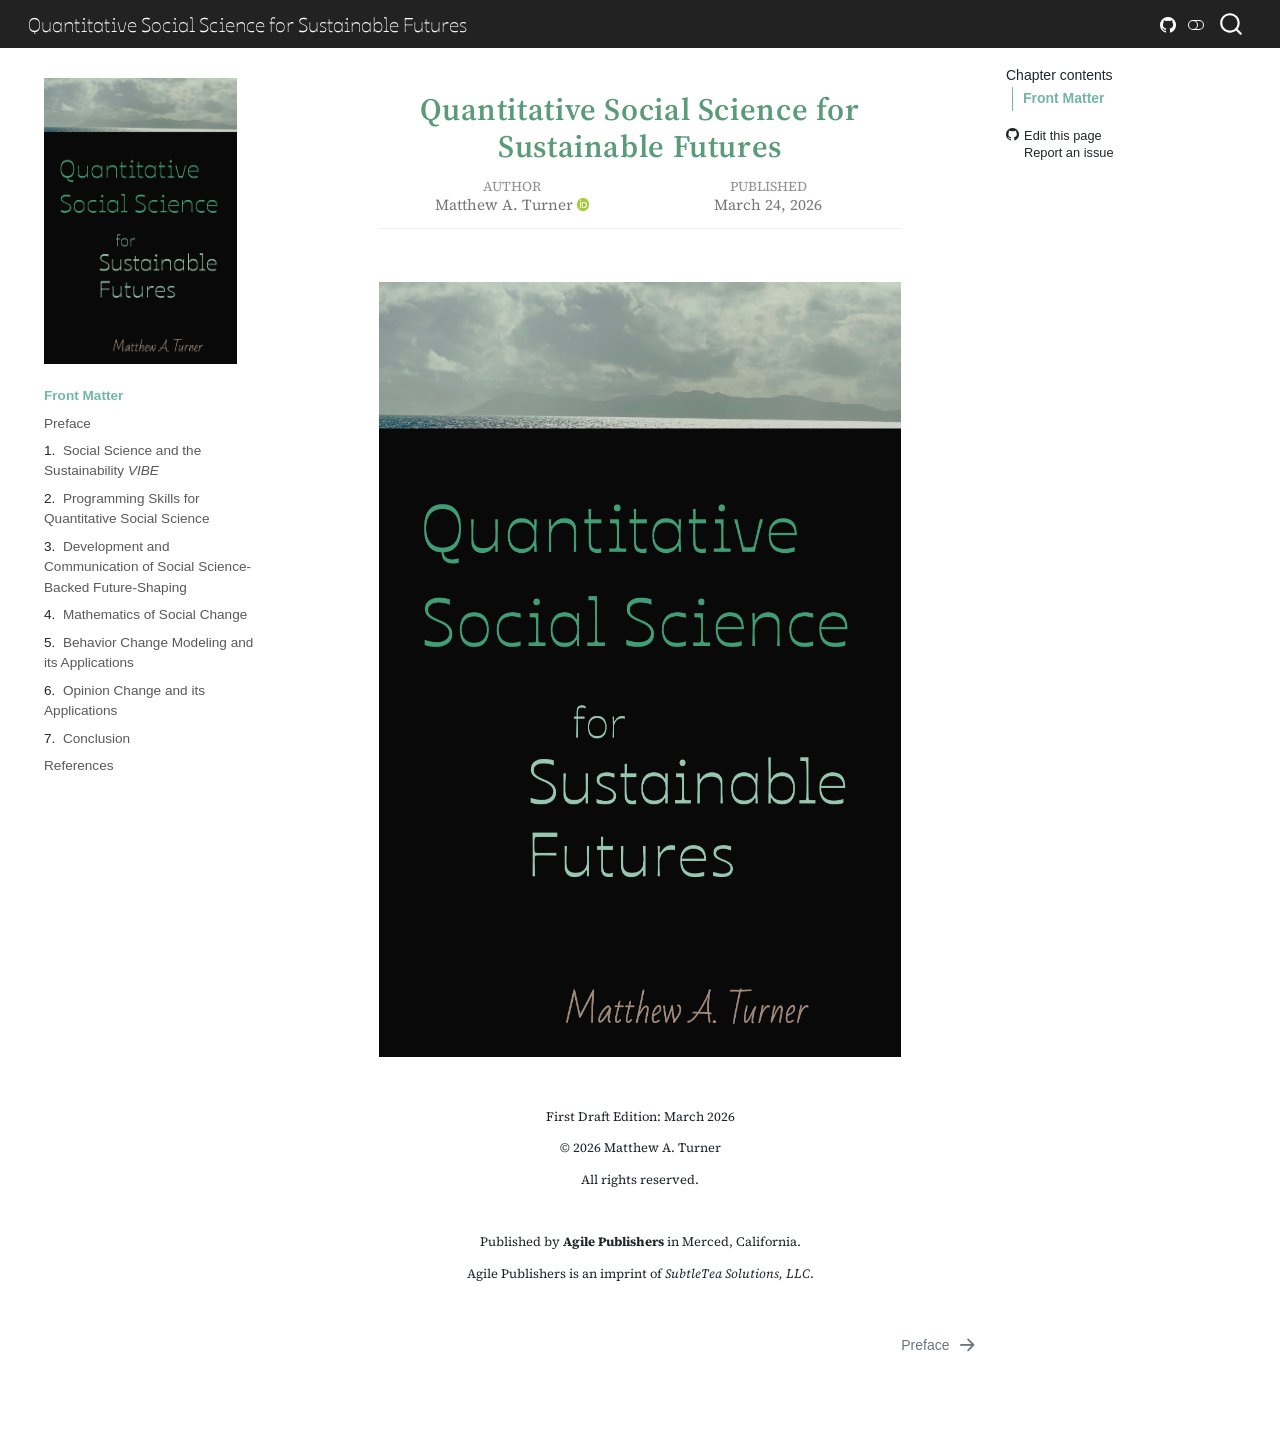
<file: index.html>
<!DOCTYPE html>
<html xmlns="http://www.w3.org/1999/xhtml" lang="en" xml:lang="en"><head>

<meta charset="utf-8">
<meta name="generator" content="quarto-1.6.39">

<meta name="viewport" content="width=device-width, initial-scale=1.0, user-scalable=yes">

<meta name="author" content="Matthew A. Turner">
<meta name="dcterms.date" content="2026-03-24">

<title>Quantitative Social Science for Sustainable Futures</title>
<style>
code{white-space: pre-wrap;}
span.smallcaps{font-variant: small-caps;}
div.columns{display: flex; gap: min(4vw, 1.5em);}
div.column{flex: auto; overflow-x: auto;}
div.hanging-indent{margin-left: 1.5em; text-indent: -1.5em;}
ul.task-list{list-style: none;}
ul.task-list li input[type="checkbox"] {
  width: 0.8em;
  margin: 0 0.8em 0.2em -1em; /* quarto-specific, see https://github.com/quarto-dev/quarto-cli/issues/4556 */ 
  vertical-align: middle;
}
</style>


<script src="site_libs/quarto-nav/quarto-nav.js"></script>
<script src="site_libs/quarto-nav/headroom.min.js"></script>
<script src="site_libs/clipboard/clipboard.min.js"></script>
<script src="site_libs/quarto-search/autocomplete.umd.js"></script>
<script src="site_libs/quarto-search/fuse.min.js"></script>
<script src="site_libs/quarto-search/quarto-search.js"></script>
<meta name="quarto:offset" content="./">
<link href="./Preface.html" rel="next">
<script src="site_libs/quarto-html/quarto.js"></script>
<script src="site_libs/quarto-html/popper.min.js"></script>
<script src="site_libs/quarto-html/tippy.umd.min.js"></script>
<script src="site_libs/quarto-html/anchor.min.js"></script>
<link href="site_libs/quarto-html/tippy.css" rel="stylesheet">
<link href="site_libs/quarto-html/quarto-syntax-highlighting-179075414b465f8c4eebc8589a03d56f.css" rel="stylesheet" class="quarto-color-scheme" id="quarto-text-highlighting-styles">
<link href="site_libs/quarto-html/quarto-syntax-highlighting-dark-d5577186b738bc1f67d6526215407722.css" rel="prefetch" class="quarto-color-scheme quarto-color-alternate" id="quarto-text-highlighting-styles">
<script src="site_libs/bootstrap/bootstrap.min.js"></script>
<link href="site_libs/bootstrap/bootstrap-icons.css" rel="stylesheet">
<link href="site_libs/bootstrap/bootstrap-da7631089a2f47c854a13fabf1952da2.min.css" rel="stylesheet" append-hash="true" class="quarto-color-scheme" id="quarto-bootstrap" data-mode="light">
<link href="site_libs/bootstrap/bootstrap-dark-9f0af679a05ea4b39908673edb0c6b86.min.css" rel="prefetch" append-hash="true" class="quarto-color-scheme quarto-color-alternate" id="quarto-bootstrap" data-mode="dark">
<script id="quarto-search-options" type="application/json">{
  "location": "navbar",
  "copy-button": false,
  "collapse-after": 3,
  "panel-placement": "end",
  "type": "overlay",
  "limit": 50,
  "keyboard-shortcut": [
    "f",
    "/",
    "s"
  ],
  "show-item-context": false,
  "language": {
    "search-no-results-text": "No results",
    "search-matching-documents-text": "matching documents",
    "search-copy-link-title": "Copy link to search",
    "search-hide-matches-text": "Hide additional matches",
    "search-more-match-text": "more match in this document",
    "search-more-matches-text": "more matches in this document",
    "search-clear-button-title": "Clear",
    "search-text-placeholder": "",
    "search-detached-cancel-button-title": "Cancel",
    "search-submit-button-title": "Submit",
    "search-label": "Search"
  }
}</script>


</head>

<body class="nav-sidebar floating nav-fixed">

<div id="quarto-search-results"></div>
  <header id="quarto-header" class="headroom fixed-top">
    <nav class="navbar navbar-expand-lg " data-bs-theme="dark">
      <div class="navbar-container container-fluid">
      <div class="navbar-brand-container mx-auto">
    <a class="navbar-brand" href="./index.html">
    <span class="navbar-title">Quantitative Social Science for Sustainable Futures</span>
    </a>
  </div>
        <div class="quarto-navbar-tools tools-end">
    <a href="https://github.com/mt-digital/QSS-Book" title="Source Code" class="quarto-navigation-tool px-1" aria-label="Source Code"><i class="bi bi-github"></i></a>
  <a href="" class="quarto-color-scheme-toggle quarto-navigation-tool  px-1" onclick="window.quartoToggleColorScheme(); return false;" title="Toggle dark mode"><i class="bi"></i></a>
</div>
          <div id="quarto-search" class="" title="Search"></div>
      </div> <!-- /container-fluid -->
    </nav>
  <nav class="quarto-secondary-nav">
    <div class="container-fluid d-flex">
      <button type="button" class="quarto-btn-toggle btn" data-bs-toggle="collapse" role="button" data-bs-target=".quarto-sidebar-collapse-item" aria-controls="quarto-sidebar" aria-expanded="false" aria-label="Toggle sidebar navigation" onclick="if (window.quartoToggleHeadroom) { window.quartoToggleHeadroom(); }">
        <i class="bi bi-layout-text-sidebar-reverse"></i>
      </button>
        <nav class="quarto-page-breadcrumbs" aria-label="breadcrumb"><ol class="breadcrumb"><li class="breadcrumb-item"><a href="./index.html">Front Matter</a></li></ol></nav>
        <a class="flex-grow-1" role="navigation" data-bs-toggle="collapse" data-bs-target=".quarto-sidebar-collapse-item" aria-controls="quarto-sidebar" aria-expanded="false" aria-label="Toggle sidebar navigation" onclick="if (window.quartoToggleHeadroom) { window.quartoToggleHeadroom(); }">      
        </a>
    </div>
  </nav>
</header>
<!-- content -->
<div id="quarto-content" class="quarto-container page-columns page-rows-contents page-layout-article page-navbar">
<!-- sidebar -->
  <nav id="quarto-sidebar" class="sidebar collapse collapse-horizontal quarto-sidebar-collapse-item sidebar-navigation floating overflow-auto">
    <div class="pt-lg-2 mt-2 text-left sidebar-header sidebar-header-stacked">
      <a href="./index.html" class="sidebar-logo-link">
      <img src="./images/Cover.png" alt="" class="sidebar-logo py-0 d-lg-inline d-none">
      </a>
      </div>
    <div class="sidebar-menu-container"> 
    <ul class="list-unstyled mt-1">
        <li class="sidebar-item">
  <div class="sidebar-item-container"> 
  <a href="./index.html" class="sidebar-item-text sidebar-link active">
 <span class="menu-text">Front Matter</span></a>
  </div>
</li>
        <li class="sidebar-item">
  <div class="sidebar-item-container"> 
  <a href="./Preface.html" class="sidebar-item-text sidebar-link">
 <span class="menu-text">Preface</span></a>
  </div>
</li>
        <li class="sidebar-item">
  <div class="sidebar-item-container"> 
  <a href="./Introduction.html" class="sidebar-item-text sidebar-link">
 <span class="menu-text"><span class="chapter-number">1</span>&nbsp; <span class="chapter-title">Social Science and the Sustainability <em>VIBE</em></span></span></a>
  </div>
</li>
        <li class="sidebar-item">
  <div class="sidebar-item-container"> 
  <a href="./Programming.html" class="sidebar-item-text sidebar-link">
 <span class="menu-text"><span class="chapter-number">2</span>&nbsp; <span class="chapter-title">Programming Skills for Quantitative Social Science</span></span></a>
  </div>
</li>
        <li class="sidebar-item">
  <div class="sidebar-item-container"> 
  <a href="./Development.html" class="sidebar-item-text sidebar-link">
 <span class="menu-text"><span class="chapter-number">3</span>&nbsp; <span class="chapter-title">Development and Communication of Social Science-Backed Future-Shaping</span></span></a>
  </div>
</li>
        <li class="sidebar-item">
  <div class="sidebar-item-container"> 
  <a href="./Mathematics.html" class="sidebar-item-text sidebar-link">
 <span class="menu-text"><span class="chapter-number">4</span>&nbsp; <span class="chapter-title">Mathematics of Social Change</span></span></a>
  </div>
</li>
        <li class="sidebar-item">
  <div class="sidebar-item-container"> 
  <a href="./BehaviorChange.html" class="sidebar-item-text sidebar-link">
 <span class="menu-text"><span class="chapter-number">5</span>&nbsp; <span class="chapter-title">Behavior Change Modeling and its Applications</span></span></a>
  </div>
</li>
        <li class="sidebar-item">
  <div class="sidebar-item-container"> 
  <a href="./OpinionChange.html" class="sidebar-item-text sidebar-link">
 <span class="menu-text"><span class="chapter-number">6</span>&nbsp; <span class="chapter-title">Opinion Change and its Applications</span></span></a>
  </div>
</li>
        <li class="sidebar-item">
  <div class="sidebar-item-container"> 
  <a href="./Conclusion.html" class="sidebar-item-text sidebar-link">
 <span class="menu-text"><span class="chapter-number">7</span>&nbsp; <span class="chapter-title">Conclusion</span></span></a>
  </div>
</li>
        <li class="sidebar-item">
  <div class="sidebar-item-container"> 
  <a href="./References.html" class="sidebar-item-text sidebar-link">
 <span class="menu-text">References</span></a>
  </div>
</li>
    </ul>
    </div>
</nav>
<div id="quarto-sidebar-glass" class="quarto-sidebar-collapse-item" data-bs-toggle="collapse" data-bs-target=".quarto-sidebar-collapse-item"></div>
<!-- margin-sidebar -->
    <div id="quarto-margin-sidebar" class="sidebar margin-sidebar">
        <nav id="TOC" role="doc-toc" class="toc-active">
    <h2 id="toc-title">Chapter contents</h2>
   
  <ul>
  <li><a href="#fm-placeholder" id="toc-fm-placeholder" class="nav-link active" data-scroll-target="#fm-placeholder">Front Matter</a></li>
  </ul>
<div class="toc-actions"><ul><li><a href="https://github.com/mt-digital/QSS-Book/edit/main/index.qmd" class="toc-action"><i class="bi bi-github"></i>Edit this page</a></li><li><a href="https://github.com/mt-digital/QSS-Book/issues/new" class="toc-action"><i class="bi empty"></i>Report an issue</a></li></ul></div></nav>
    </div>
<!-- main -->
<main class="content" id="quarto-document-content">

<header id="title-block-header" class="quarto-title-block default">
<div class="quarto-title">
<h1 class="title">Quantitative Social Science for Sustainable Futures</h1>
</div>



<div class="quarto-title-meta">

    <div>
    <div class="quarto-title-meta-heading">Author</div>
    <div class="quarto-title-meta-contents">
             <p>Matthew A. Turner <a href="https://orcid.org/0000-0001-7421-4552" class="quarto-title-author-orcid"> <img src="[data-uri]"></a></p>
          </div>
  </div>
    
    <div>
    <div class="quarto-title-meta-heading">Published</div>
    <div class="quarto-title-meta-contents">
      <p class="date">March 24, 2026</p>
    </div>
  </div>
  
    
  </div>
  


</header>


<!-- <h1 class=unnumbered id="front-matter">Front Matter</h1> -->
<section id="fm-placeholder" class="level1 unnumbered">
<h1 class="unnumbered">Front Matter</h1>
<p><br></p>
<p><img src="images/Cover.png" class="img-fluid"></p>
<p><br></p>
<div class="text-center" style="font-size: 0.8rem;">
<p>First Draft Edition: March 2026</p>
<p>© 2026 Matthew A. Turner</p>
<p>All rights reserved.</p>
<p><br></p>
<p>Published by <strong>Agile Publishers</strong> in Merced, California.</p>
<p>Agile Publishers is an imprint of <em>SubtleTea Solutions, LLC</em>.</p>
</div>


</section>

</main> <!-- /main -->
<script id="quarto-html-after-body" type="application/javascript">
window.document.addEventListener("DOMContentLoaded", function (event) {
  const toggleBodyColorMode = (bsSheetEl) => {
    const mode = bsSheetEl.getAttribute("data-mode");
    const bodyEl = window.document.querySelector("body");
    if (mode === "dark") {
      bodyEl.classList.add("quarto-dark");
      bodyEl.classList.remove("quarto-light");
    } else {
      bodyEl.classList.add("quarto-light");
      bodyEl.classList.remove("quarto-dark");
    }
  }
  const toggleBodyColorPrimary = () => {
    const bsSheetEl = window.document.querySelector("link#quarto-bootstrap");
    if (bsSheetEl) {
      toggleBodyColorMode(bsSheetEl);
    }
  }
  toggleBodyColorPrimary();  
  const disableStylesheet = (stylesheets) => {
    for (let i=0; i < stylesheets.length; i++) {
      const stylesheet = stylesheets[i];
      stylesheet.rel = 'prefetch';
    }
  }
  const enableStylesheet = (stylesheets) => {
    for (let i=0; i < stylesheets.length; i++) {
      const stylesheet = stylesheets[i];
      stylesheet.rel = 'stylesheet';
    }
  }
  const manageTransitions = (selector, allowTransitions) => {
    const els = window.document.querySelectorAll(selector);
    for (let i=0; i < els.length; i++) {
      const el = els[i];
      if (allowTransitions) {
        el.classList.remove('notransition');
      } else {
        el.classList.add('notransition');
      }
    }
  }
  const toggleGiscusIfUsed = (isAlternate, darkModeDefault) => {
    const baseTheme = document.querySelector('#giscus-base-theme')?.value ?? 'light';
    const alternateTheme = document.querySelector('#giscus-alt-theme')?.value ?? 'dark';
    let newTheme = '';
    if(darkModeDefault) {
      newTheme = isAlternate ? baseTheme : alternateTheme;
    } else {
      newTheme = isAlternate ? alternateTheme : baseTheme;
    }
    const changeGiscusTheme = () => {
      // From: https://github.com/giscus/giscus/issues/336
      const sendMessage = (message) => {
        const iframe = document.querySelector('iframe.giscus-frame');
        if (!iframe) return;
        iframe.contentWindow.postMessage({ giscus: message }, 'https://giscus.app');
      }
      sendMessage({
        setConfig: {
          theme: newTheme
        }
      });
    }
    const isGiscussLoaded = window.document.querySelector('iframe.giscus-frame') !== null;
    if (isGiscussLoaded) {
      changeGiscusTheme();
    }
  }
  const toggleColorMode = (alternate) => {
    // Switch the stylesheets
    const alternateStylesheets = window.document.querySelectorAll('link.quarto-color-scheme.quarto-color-alternate');
    manageTransitions('#quarto-margin-sidebar .nav-link', false);
    if (alternate) {
      enableStylesheet(alternateStylesheets);
      for (const sheetNode of alternateStylesheets) {
        if (sheetNode.id === "quarto-bootstrap") {
          toggleBodyColorMode(sheetNode);
        }
      }
    } else {
      disableStylesheet(alternateStylesheets);
      toggleBodyColorPrimary();
    }
    manageTransitions('#quarto-margin-sidebar .nav-link', true);
    // Switch the toggles
    const toggles = window.document.querySelectorAll('.quarto-color-scheme-toggle');
    for (let i=0; i < toggles.length; i++) {
      const toggle = toggles[i];
      if (toggle) {
        if (alternate) {
          toggle.classList.add("alternate");     
        } else {
          toggle.classList.remove("alternate");
        }
      }
    }
    // Hack to workaround the fact that safari doesn't
    // properly recolor the scrollbar when toggling (#1455)
    if (navigator.userAgent.indexOf('Safari') > 0 && navigator.userAgent.indexOf('Chrome') == -1) {
      manageTransitions("body", false);
      window.scrollTo(0, 1);
      setTimeout(() => {
        window.scrollTo(0, 0);
        manageTransitions("body", true);
      }, 40);  
    }
  }
  const isFileUrl = () => { 
    return window.location.protocol === 'file:';
  }
  const hasAlternateSentinel = () => {  
    let styleSentinel = getColorSchemeSentinel();
    if (styleSentinel !== null) {
      return styleSentinel === "alternate";
    } else {
      return false;
    }
  }
  const setStyleSentinel = (alternate) => {
    const value = alternate ? "alternate" : "default";
    if (!isFileUrl()) {
      window.localStorage.setItem("quarto-color-scheme", value);
    } else {
      localAlternateSentinel = value;
    }
  }
  const getColorSchemeSentinel = () => {
    if (!isFileUrl()) {
      const storageValue = window.localStorage.getItem("quarto-color-scheme");
      return storageValue != null ? storageValue : localAlternateSentinel;
    } else {
      return localAlternateSentinel;
    }
  }
  const darkModeDefault = false;
  let localAlternateSentinel = darkModeDefault ? 'alternate' : 'default';
  // Dark / light mode switch
  window.quartoToggleColorScheme = () => {
    // Read the current dark / light value 
    let toAlternate = !hasAlternateSentinel();
    toggleColorMode(toAlternate);
    setStyleSentinel(toAlternate);
    toggleGiscusIfUsed(toAlternate, darkModeDefault);
  };
  // Ensure there is a toggle, if there isn't float one in the top right
  if (window.document.querySelector('.quarto-color-scheme-toggle') === null) {
    const a = window.document.createElement('a');
    a.classList.add('top-right');
    a.classList.add('quarto-color-scheme-toggle');
    a.href = "";
    a.onclick = function() { try { window.quartoToggleColorScheme(); } catch {} return false; };
    const i = window.document.createElement("i");
    i.classList.add('bi');
    a.appendChild(i);
    window.document.body.appendChild(a);
  }
  // Switch to dark mode if need be
  if (hasAlternateSentinel()) {
    toggleColorMode(true);
  } else {
    toggleColorMode(false);
  }
  const icon = "";
  const anchorJS = new window.AnchorJS();
  anchorJS.options = {
    placement: 'right',
    icon: icon
  };
  anchorJS.add('.anchored');
  const isCodeAnnotation = (el) => {
    for (const clz of el.classList) {
      if (clz.startsWith('code-annotation-')) {                     
        return true;
      }
    }
    return false;
  }
  const onCopySuccess = function(e) {
    // button target
    const button = e.trigger;
    // don't keep focus
    button.blur();
    // flash "checked"
    button.classList.add('code-copy-button-checked');
    var currentTitle = button.getAttribute("title");
    button.setAttribute("title", "Copied!");
    let tooltip;
    if (window.bootstrap) {
      button.setAttribute("data-bs-toggle", "tooltip");
      button.setAttribute("data-bs-placement", "left");
      button.setAttribute("data-bs-title", "Copied!");
      tooltip = new bootstrap.Tooltip(button, 
        { trigger: "manual", 
          customClass: "code-copy-button-tooltip",
          offset: [0, -8]});
      tooltip.show();    
    }
    setTimeout(function() {
      if (tooltip) {
        tooltip.hide();
        button.removeAttribute("data-bs-title");
        button.removeAttribute("data-bs-toggle");
        button.removeAttribute("data-bs-placement");
      }
      button.setAttribute("title", currentTitle);
      button.classList.remove('code-copy-button-checked');
    }, 1000);
    // clear code selection
    e.clearSelection();
  }
  const getTextToCopy = function(trigger) {
      const codeEl = trigger.previousElementSibling.cloneNode(true);
      for (const childEl of codeEl.children) {
        if (isCodeAnnotation(childEl)) {
          childEl.remove();
        }
      }
      return codeEl.innerText;
  }
  const clipboard = new window.ClipboardJS('.code-copy-button:not([data-in-quarto-modal])', {
    text: getTextToCopy
  });
  clipboard.on('success', onCopySuccess);
  if (window.document.getElementById('quarto-embedded-source-code-modal')) {
    const clipboardModal = new window.ClipboardJS('.code-copy-button[data-in-quarto-modal]', {
      text: getTextToCopy,
      container: window.document.getElementById('quarto-embedded-source-code-modal')
    });
    clipboardModal.on('success', onCopySuccess);
  }
    var localhostRegex = new RegExp(/^(?:http|https):\/\/localhost\:?[0-9]*\//);
    var mailtoRegex = new RegExp(/^mailto:/);
      var filterRegex = new RegExp('/' + window.location.host + '/');
    var isInternal = (href) => {
        return filterRegex.test(href) || localhostRegex.test(href) || mailtoRegex.test(href);
    }
    // Inspect non-navigation links and adorn them if external
 	var links = window.document.querySelectorAll('a[href]:not(.nav-link):not(.navbar-brand):not(.toc-action):not(.sidebar-link):not(.sidebar-item-toggle):not(.pagination-link):not(.no-external):not([aria-hidden]):not(.dropdown-item):not(.quarto-navigation-tool):not(.about-link)');
    for (var i=0; i<links.length; i++) {
      const link = links[i];
      if (!isInternal(link.href)) {
        // undo the damage that might have been done by quarto-nav.js in the case of
        // links that we want to consider external
        if (link.dataset.originalHref !== undefined) {
          link.href = link.dataset.originalHref;
        }
      }
    }
  function tippyHover(el, contentFn, onTriggerFn, onUntriggerFn) {
    const config = {
      allowHTML: true,
      maxWidth: 500,
      delay: 100,
      arrow: false,
      appendTo: function(el) {
          return el.parentElement;
      },
      interactive: true,
      interactiveBorder: 10,
      theme: 'quarto',
      placement: 'bottom-start',
    };
    if (contentFn) {
      config.content = contentFn;
    }
    if (onTriggerFn) {
      config.onTrigger = onTriggerFn;
    }
    if (onUntriggerFn) {
      config.onUntrigger = onUntriggerFn;
    }
    window.tippy(el, config); 
  }
  const noterefs = window.document.querySelectorAll('a[role="doc-noteref"]');
  for (var i=0; i<noterefs.length; i++) {
    const ref = noterefs[i];
    tippyHover(ref, function() {
      // use id or data attribute instead here
      let href = ref.getAttribute('data-footnote-href') || ref.getAttribute('href');
      try { href = new URL(href).hash; } catch {}
      const id = href.replace(/^#\/?/, "");
      const note = window.document.getElementById(id);
      if (note) {
        return note.innerHTML;
      } else {
        return "";
      }
    });
  }
  const xrefs = window.document.querySelectorAll('a.quarto-xref');
  const processXRef = (id, note) => {
    // Strip column container classes
    const stripColumnClz = (el) => {
      el.classList.remove("page-full", "page-columns");
      if (el.children) {
        for (const child of el.children) {
          stripColumnClz(child);
        }
      }
    }
    stripColumnClz(note)
    if (id === null || id.startsWith('sec-')) {
      // Special case sections, only their first couple elements
      const container = document.createElement("div");
      if (note.children && note.children.length > 2) {
        container.appendChild(note.children[0].cloneNode(true));
        for (let i = 1; i < note.children.length; i++) {
          const child = note.children[i];
          if (child.tagName === "P" && child.innerText === "") {
            continue;
          } else {
            container.appendChild(child.cloneNode(true));
            break;
          }
        }
        if (window.Quarto?.typesetMath) {
          window.Quarto.typesetMath(container);
        }
        return container.innerHTML
      } else {
        if (window.Quarto?.typesetMath) {
          window.Quarto.typesetMath(note);
        }
        return note.innerHTML;
      }
    } else {
      // Remove any anchor links if they are present
      const anchorLink = note.querySelector('a.anchorjs-link');
      if (anchorLink) {
        anchorLink.remove();
      }
      if (window.Quarto?.typesetMath) {
        window.Quarto.typesetMath(note);
      }
      if (note.classList.contains("callout")) {
        return note.outerHTML;
      } else {
        return note.innerHTML;
      }
    }
  }
  for (var i=0; i<xrefs.length; i++) {
    const xref = xrefs[i];
    tippyHover(xref, undefined, function(instance) {
      instance.disable();
      let url = xref.getAttribute('href');
      let hash = undefined; 
      if (url.startsWith('#')) {
        hash = url;
      } else {
        try { hash = new URL(url).hash; } catch {}
      }
      if (hash) {
        const id = hash.replace(/^#\/?/, "");
        const note = window.document.getElementById(id);
        if (note !== null) {
          try {
            const html = processXRef(id, note.cloneNode(true));
            instance.setContent(html);
          } finally {
            instance.enable();
            instance.show();
          }
        } else {
          // See if we can fetch this
          fetch(url.split('#')[0])
          .then(res => res.text())
          .then(html => {
            const parser = new DOMParser();
            const htmlDoc = parser.parseFromString(html, "text/html");
            const note = htmlDoc.getElementById(id);
            if (note !== null) {
              const html = processXRef(id, note);
              instance.setContent(html);
            } 
          }).finally(() => {
            instance.enable();
            instance.show();
          });
        }
      } else {
        // See if we can fetch a full url (with no hash to target)
        // This is a special case and we should probably do some content thinning / targeting
        fetch(url)
        .then(res => res.text())
        .then(html => {
          const parser = new DOMParser();
          const htmlDoc = parser.parseFromString(html, "text/html");
          const note = htmlDoc.querySelector('main.content');
          if (note !== null) {
            // This should only happen for chapter cross references
            // (since there is no id in the URL)
            // remove the first header
            if (note.children.length > 0 && note.children[0].tagName === "HEADER") {
              note.children[0].remove();
            }
            const html = processXRef(null, note);
            instance.setContent(html);
          } 
        }).finally(() => {
          instance.enable();
          instance.show();
        });
      }
    }, function(instance) {
    });
  }
      let selectedAnnoteEl;
      const selectorForAnnotation = ( cell, annotation) => {
        let cellAttr = 'data-code-cell="' + cell + '"';
        let lineAttr = 'data-code-annotation="' +  annotation + '"';
        const selector = 'span[' + cellAttr + '][' + lineAttr + ']';
        return selector;
      }
      const selectCodeLines = (annoteEl) => {
        const doc = window.document;
        const targetCell = annoteEl.getAttribute("data-target-cell");
        const targetAnnotation = annoteEl.getAttribute("data-target-annotation");
        const annoteSpan = window.document.querySelector(selectorForAnnotation(targetCell, targetAnnotation));
        const lines = annoteSpan.getAttribute("data-code-lines").split(",");
        const lineIds = lines.map((line) => {
          return targetCell + "-" + line;
        })
        let top = null;
        let height = null;
        let parent = null;
        if (lineIds.length > 0) {
            //compute the position of the single el (top and bottom and make a div)
            const el = window.document.getElementById(lineIds[0]);
            top = el.offsetTop;
            height = el.offsetHeight;
            parent = el.parentElement.parentElement;
          if (lineIds.length > 1) {
            const lastEl = window.document.getElementById(lineIds[lineIds.length - 1]);
            const bottom = lastEl.offsetTop + lastEl.offsetHeight;
            height = bottom - top;
          }
          if (top !== null && height !== null && parent !== null) {
            // cook up a div (if necessary) and position it 
            let div = window.document.getElementById("code-annotation-line-highlight");
            if (div === null) {
              div = window.document.createElement("div");
              div.setAttribute("id", "code-annotation-line-highlight");
              div.style.position = 'absolute';
              parent.appendChild(div);
            }
            div.style.top = top - 2 + "px";
            div.style.height = height + 4 + "px";
            div.style.left = 0;
            let gutterDiv = window.document.getElementById("code-annotation-line-highlight-gutter");
            if (gutterDiv === null) {
              gutterDiv = window.document.createElement("div");
              gutterDiv.setAttribute("id", "code-annotation-line-highlight-gutter");
              gutterDiv.style.position = 'absolute';
              const codeCell = window.document.getElementById(targetCell);
              const gutter = codeCell.querySelector('.code-annotation-gutter');
              gutter.appendChild(gutterDiv);
            }
            gutterDiv.style.top = top - 2 + "px";
            gutterDiv.style.height = height + 4 + "px";
          }
          selectedAnnoteEl = annoteEl;
        }
      };
      const unselectCodeLines = () => {
        const elementsIds = ["code-annotation-line-highlight", "code-annotation-line-highlight-gutter"];
        elementsIds.forEach((elId) => {
          const div = window.document.getElementById(elId);
          if (div) {
            div.remove();
          }
        });
        selectedAnnoteEl = undefined;
      };
        // Handle positioning of the toggle
    window.addEventListener(
      "resize",
      throttle(() => {
        elRect = undefined;
        if (selectedAnnoteEl) {
          selectCodeLines(selectedAnnoteEl);
        }
      }, 10)
    );
    function throttle(fn, ms) {
    let throttle = false;
    let timer;
      return (...args) => {
        if(!throttle) { // first call gets through
            fn.apply(this, args);
            throttle = true;
        } else { // all the others get throttled
            if(timer) clearTimeout(timer); // cancel #2
            timer = setTimeout(() => {
              fn.apply(this, args);
              timer = throttle = false;
            }, ms);
        }
      };
    }
      // Attach click handler to the DT
      const annoteDls = window.document.querySelectorAll('dt[data-target-cell]');
      for (const annoteDlNode of annoteDls) {
        annoteDlNode.addEventListener('click', (event) => {
          const clickedEl = event.target;
          if (clickedEl !== selectedAnnoteEl) {
            unselectCodeLines();
            const activeEl = window.document.querySelector('dt[data-target-cell].code-annotation-active');
            if (activeEl) {
              activeEl.classList.remove('code-annotation-active');
            }
            selectCodeLines(clickedEl);
            clickedEl.classList.add('code-annotation-active');
          } else {
            // Unselect the line
            unselectCodeLines();
            clickedEl.classList.remove('code-annotation-active');
          }
        });
      }
  const findCites = (el) => {
    const parentEl = el.parentElement;
    if (parentEl) {
      const cites = parentEl.dataset.cites;
      if (cites) {
        return {
          el,
          cites: cites.split(' ')
        };
      } else {
        return findCites(el.parentElement)
      }
    } else {
      return undefined;
    }
  };
  var bibliorefs = window.document.querySelectorAll('a[role="doc-biblioref"]');
  for (var i=0; i<bibliorefs.length; i++) {
    const ref = bibliorefs[i];
    const citeInfo = findCites(ref);
    if (citeInfo) {
      tippyHover(citeInfo.el, function() {
        var popup = window.document.createElement('div');
        citeInfo.cites.forEach(function(cite) {
          var citeDiv = window.document.createElement('div');
          citeDiv.classList.add('hanging-indent');
          citeDiv.classList.add('csl-entry');
          var biblioDiv = window.document.getElementById('ref-' + cite);
          if (biblioDiv) {
            citeDiv.innerHTML = biblioDiv.innerHTML;
          }
          popup.appendChild(citeDiv);
        });
        return popup.innerHTML;
      });
    }
  }
});
</script>
<nav class="page-navigation">
  <div class="nav-page nav-page-previous">
  </div>
  <div class="nav-page nav-page-next">
      <a href="./Preface.html" class="pagination-link" aria-label="Preface">
        <span class="nav-page-text">Preface</span> <i class="bi bi-arrow-right-short"></i>
      </a>
  </div>
</nav>
</div> <!-- /content -->




<footer class="footer"><div class="nav-footer"><div class="nav-footer-center"><div class="toc-actions d-sm-block d-md-none"><ul><li><a href="https://github.com/mt-digital/QSS-Book/edit/main/index.qmd" class="toc-action"><i class="bi bi-github"></i>Edit this page</a></li><li><a href="https://github.com/mt-digital/QSS-Book/issues/new" class="toc-action"><i class="bi empty"></i>Report an issue</a></li></ul></div></div></div></footer></body></html>
</file>
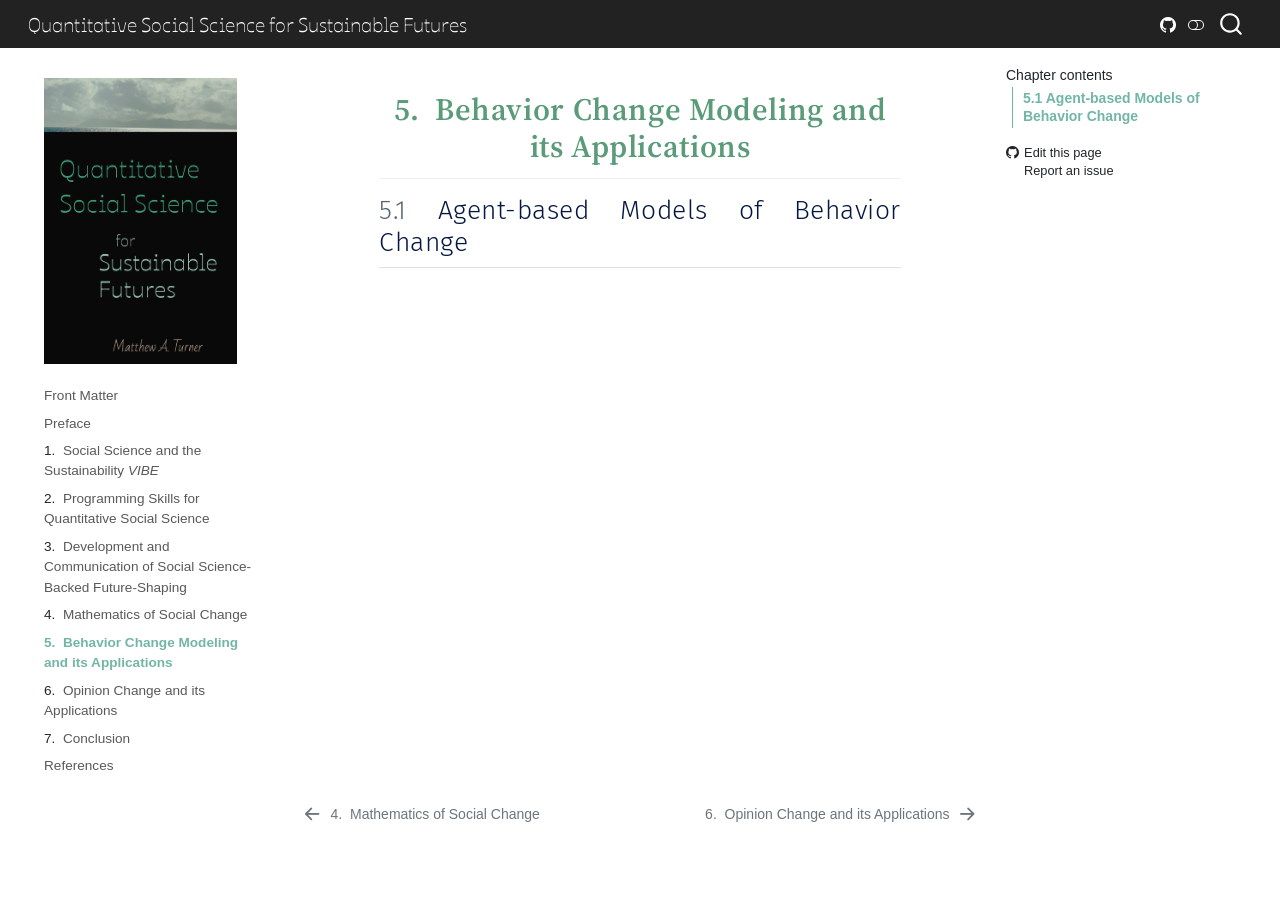
<file: BehaviorChange.html>
<!DOCTYPE html>
<html xmlns="http://www.w3.org/1999/xhtml" lang="en" xml:lang="en"><head>

<meta charset="utf-8">
<meta name="generator" content="quarto-1.6.39">

<meta name="viewport" content="width=device-width, initial-scale=1.0, user-scalable=yes">


<title>5&nbsp; Behavior Change Modeling and its Applications – Quantitative Social Science for Sustainable Futures</title>
<style>
code{white-space: pre-wrap;}
span.smallcaps{font-variant: small-caps;}
div.columns{display: flex; gap: min(4vw, 1.5em);}
div.column{flex: auto; overflow-x: auto;}
div.hanging-indent{margin-left: 1.5em; text-indent: -1.5em;}
ul.task-list{list-style: none;}
ul.task-list li input[type="checkbox"] {
  width: 0.8em;
  margin: 0 0.8em 0.2em -1em; /* quarto-specific, see https://github.com/quarto-dev/quarto-cli/issues/4556 */ 
  vertical-align: middle;
}
</style>


<script src="site_libs/quarto-nav/quarto-nav.js"></script>
<script src="site_libs/quarto-nav/headroom.min.js"></script>
<script src="site_libs/clipboard/clipboard.min.js"></script>
<script src="site_libs/quarto-search/autocomplete.umd.js"></script>
<script src="site_libs/quarto-search/fuse.min.js"></script>
<script src="site_libs/quarto-search/quarto-search.js"></script>
<meta name="quarto:offset" content="./">
<link href="./OpinionChange.html" rel="next">
<link href="./Mathematics.html" rel="prev">
<script src="site_libs/quarto-html/quarto.js"></script>
<script src="site_libs/quarto-html/popper.min.js"></script>
<script src="site_libs/quarto-html/tippy.umd.min.js"></script>
<script src="site_libs/quarto-html/anchor.min.js"></script>
<link href="site_libs/quarto-html/tippy.css" rel="stylesheet">
<link href="site_libs/quarto-html/quarto-syntax-highlighting-179075414b465f8c4eebc8589a03d56f.css" rel="stylesheet" class="quarto-color-scheme" id="quarto-text-highlighting-styles">
<link href="site_libs/quarto-html/quarto-syntax-highlighting-dark-d5577186b738bc1f67d6526215407722.css" rel="prefetch" class="quarto-color-scheme quarto-color-alternate" id="quarto-text-highlighting-styles">
<script src="site_libs/bootstrap/bootstrap.min.js"></script>
<link href="site_libs/bootstrap/bootstrap-icons.css" rel="stylesheet">
<link href="site_libs/bootstrap/bootstrap-da7631089a2f47c854a13fabf1952da2.min.css" rel="stylesheet" append-hash="true" class="quarto-color-scheme" id="quarto-bootstrap" data-mode="light">
<link href="site_libs/bootstrap/bootstrap-dark-9f0af679a05ea4b39908673edb0c6b86.min.css" rel="prefetch" append-hash="true" class="quarto-color-scheme quarto-color-alternate" id="quarto-bootstrap" data-mode="dark">
<script id="quarto-search-options" type="application/json">{
  "location": "navbar",
  "copy-button": false,
  "collapse-after": 3,
  "panel-placement": "end",
  "type": "overlay",
  "limit": 50,
  "keyboard-shortcut": [
    "f",
    "/",
    "s"
  ],
  "show-item-context": false,
  "language": {
    "search-no-results-text": "No results",
    "search-matching-documents-text": "matching documents",
    "search-copy-link-title": "Copy link to search",
    "search-hide-matches-text": "Hide additional matches",
    "search-more-match-text": "more match in this document",
    "search-more-matches-text": "more matches in this document",
    "search-clear-button-title": "Clear",
    "search-text-placeholder": "",
    "search-detached-cancel-button-title": "Cancel",
    "search-submit-button-title": "Submit",
    "search-label": "Search"
  }
}</script>


</head>

<body class="nav-sidebar floating nav-fixed">

<div id="quarto-search-results"></div>
  <header id="quarto-header" class="headroom fixed-top">
    <nav class="navbar navbar-expand-lg " data-bs-theme="dark">
      <div class="navbar-container container-fluid">
      <div class="navbar-brand-container mx-auto">
    <a class="navbar-brand" href="./index.html">
    <span class="navbar-title">Quantitative Social Science for Sustainable Futures</span>
    </a>
  </div>
        <div class="quarto-navbar-tools tools-end">
    <a href="https://github.com/mt-digital/QSS-Book" title="Source Code" class="quarto-navigation-tool px-1" aria-label="Source Code"><i class="bi bi-github"></i></a>
  <a href="" class="quarto-color-scheme-toggle quarto-navigation-tool  px-1" onclick="window.quartoToggleColorScheme(); return false;" title="Toggle dark mode"><i class="bi"></i></a>
</div>
          <div id="quarto-search" class="" title="Search"></div>
      </div> <!-- /container-fluid -->
    </nav>
  <nav class="quarto-secondary-nav">
    <div class="container-fluid d-flex">
      <button type="button" class="quarto-btn-toggle btn" data-bs-toggle="collapse" role="button" data-bs-target=".quarto-sidebar-collapse-item" aria-controls="quarto-sidebar" aria-expanded="false" aria-label="Toggle sidebar navigation" onclick="if (window.quartoToggleHeadroom) { window.quartoToggleHeadroom(); }">
        <i class="bi bi-layout-text-sidebar-reverse"></i>
      </button>
        <nav class="quarto-page-breadcrumbs" aria-label="breadcrumb"><ol class="breadcrumb"><li class="breadcrumb-item"><a href="./BehaviorChange.html"><span class="chapter-number">5</span>&nbsp; <span class="chapter-title">Behavior Change Modeling and its Applications</span></a></li></ol></nav>
        <a class="flex-grow-1" role="navigation" data-bs-toggle="collapse" data-bs-target=".quarto-sidebar-collapse-item" aria-controls="quarto-sidebar" aria-expanded="false" aria-label="Toggle sidebar navigation" onclick="if (window.quartoToggleHeadroom) { window.quartoToggleHeadroom(); }">      
        </a>
    </div>
  </nav>
</header>
<!-- content -->
<div id="quarto-content" class="quarto-container page-columns page-rows-contents page-layout-article page-navbar">
<!-- sidebar -->
  <nav id="quarto-sidebar" class="sidebar collapse collapse-horizontal quarto-sidebar-collapse-item sidebar-navigation floating overflow-auto">
    <div class="pt-lg-2 mt-2 text-left sidebar-header sidebar-header-stacked">
      <a href="./index.html" class="sidebar-logo-link">
      <img src="./images/Cover.png" alt="" class="sidebar-logo py-0 d-lg-inline d-none">
      </a>
      </div>
    <div class="sidebar-menu-container"> 
    <ul class="list-unstyled mt-1">
        <li class="sidebar-item">
  <div class="sidebar-item-container"> 
  <a href="./index.html" class="sidebar-item-text sidebar-link">
 <span class="menu-text">Front Matter</span></a>
  </div>
</li>
        <li class="sidebar-item">
  <div class="sidebar-item-container"> 
  <a href="./Preface.html" class="sidebar-item-text sidebar-link">
 <span class="menu-text">Preface</span></a>
  </div>
</li>
        <li class="sidebar-item">
  <div class="sidebar-item-container"> 
  <a href="./Introduction.html" class="sidebar-item-text sidebar-link">
 <span class="menu-text"><span class="chapter-number">1</span>&nbsp; <span class="chapter-title">Social Science and the Sustainability <em>VIBE</em></span></span></a>
  </div>
</li>
        <li class="sidebar-item">
  <div class="sidebar-item-container"> 
  <a href="./Programming.html" class="sidebar-item-text sidebar-link">
 <span class="menu-text"><span class="chapter-number">2</span>&nbsp; <span class="chapter-title">Programming Skills for Quantitative Social Science</span></span></a>
  </div>
</li>
        <li class="sidebar-item">
  <div class="sidebar-item-container"> 
  <a href="./Development.html" class="sidebar-item-text sidebar-link">
 <span class="menu-text"><span class="chapter-number">3</span>&nbsp; <span class="chapter-title">Development and Communication of Social Science-Backed Future-Shaping</span></span></a>
  </div>
</li>
        <li class="sidebar-item">
  <div class="sidebar-item-container"> 
  <a href="./Mathematics.html" class="sidebar-item-text sidebar-link">
 <span class="menu-text"><span class="chapter-number">4</span>&nbsp; <span class="chapter-title">Mathematics of Social Change</span></span></a>
  </div>
</li>
        <li class="sidebar-item">
  <div class="sidebar-item-container"> 
  <a href="./BehaviorChange.html" class="sidebar-item-text sidebar-link active">
 <span class="menu-text"><span class="chapter-number">5</span>&nbsp; <span class="chapter-title">Behavior Change Modeling and its Applications</span></span></a>
  </div>
</li>
        <li class="sidebar-item">
  <div class="sidebar-item-container"> 
  <a href="./OpinionChange.html" class="sidebar-item-text sidebar-link">
 <span class="menu-text"><span class="chapter-number">6</span>&nbsp; <span class="chapter-title">Opinion Change and its Applications</span></span></a>
  </div>
</li>
        <li class="sidebar-item">
  <div class="sidebar-item-container"> 
  <a href="./Conclusion.html" class="sidebar-item-text sidebar-link">
 <span class="menu-text"><span class="chapter-number">7</span>&nbsp; <span class="chapter-title">Conclusion</span></span></a>
  </div>
</li>
        <li class="sidebar-item">
  <div class="sidebar-item-container"> 
  <a href="./References.html" class="sidebar-item-text sidebar-link">
 <span class="menu-text">References</span></a>
  </div>
</li>
    </ul>
    </div>
</nav>
<div id="quarto-sidebar-glass" class="quarto-sidebar-collapse-item" data-bs-toggle="collapse" data-bs-target=".quarto-sidebar-collapse-item"></div>
<!-- margin-sidebar -->
    <div id="quarto-margin-sidebar" class="sidebar margin-sidebar">
        <nav id="TOC" role="doc-toc" class="toc-active">
    <h2 id="toc-title">Chapter contents</h2>
   
  <ul>
  <li><a href="#agent-based-models-of-behavior-change" id="toc-agent-based-models-of-behavior-change" class="nav-link active" data-scroll-target="#agent-based-models-of-behavior-change"><span class="header-section-number">5.1</span> Agent-based Models of Behavior Change</a></li>
  </ul>
<div class="toc-actions"><ul><li><a href="https://github.com/mt-digital/QSS-Book/edit/main/BehaviorChange.qmd" class="toc-action"><i class="bi bi-github"></i>Edit this page</a></li><li><a href="https://github.com/mt-digital/QSS-Book/issues/new" class="toc-action"><i class="bi empty"></i>Report an issue</a></li></ul></div></nav>
    </div>
<!-- main -->
<main class="content" id="quarto-document-content">

<header id="title-block-header" class="quarto-title-block default">
<div class="quarto-title">
<h1 class="title"><span class="chapter-number">5</span>&nbsp; <span class="chapter-title">Behavior Change Modeling and its Applications</span></h1>
</div>



<div class="quarto-title-meta">

    
  
    
  </div>
  


</header>


<section id="agent-based-models-of-behavior-change" class="level2" data-number="5.1">
<h2 data-number="5.1" class="anchored" data-anchor-id="agent-based-models-of-behavior-change"><span class="header-section-number">5.1</span> Agent-based Models of Behavior Change</h2>


</section>

</main> <!-- /main -->
<script id="quarto-html-after-body" type="application/javascript">
window.document.addEventListener("DOMContentLoaded", function (event) {
  const toggleBodyColorMode = (bsSheetEl) => {
    const mode = bsSheetEl.getAttribute("data-mode");
    const bodyEl = window.document.querySelector("body");
    if (mode === "dark") {
      bodyEl.classList.add("quarto-dark");
      bodyEl.classList.remove("quarto-light");
    } else {
      bodyEl.classList.add("quarto-light");
      bodyEl.classList.remove("quarto-dark");
    }
  }
  const toggleBodyColorPrimary = () => {
    const bsSheetEl = window.document.querySelector("link#quarto-bootstrap");
    if (bsSheetEl) {
      toggleBodyColorMode(bsSheetEl);
    }
  }
  toggleBodyColorPrimary();  
  const disableStylesheet = (stylesheets) => {
    for (let i=0; i < stylesheets.length; i++) {
      const stylesheet = stylesheets[i];
      stylesheet.rel = 'prefetch';
    }
  }
  const enableStylesheet = (stylesheets) => {
    for (let i=0; i < stylesheets.length; i++) {
      const stylesheet = stylesheets[i];
      stylesheet.rel = 'stylesheet';
    }
  }
  const manageTransitions = (selector, allowTransitions) => {
    const els = window.document.querySelectorAll(selector);
    for (let i=0; i < els.length; i++) {
      const el = els[i];
      if (allowTransitions) {
        el.classList.remove('notransition');
      } else {
        el.classList.add('notransition');
      }
    }
  }
  const toggleGiscusIfUsed = (isAlternate, darkModeDefault) => {
    const baseTheme = document.querySelector('#giscus-base-theme')?.value ?? 'light';
    const alternateTheme = document.querySelector('#giscus-alt-theme')?.value ?? 'dark';
    let newTheme = '';
    if(darkModeDefault) {
      newTheme = isAlternate ? baseTheme : alternateTheme;
    } else {
      newTheme = isAlternate ? alternateTheme : baseTheme;
    }
    const changeGiscusTheme = () => {
      // From: https://github.com/giscus/giscus/issues/336
      const sendMessage = (message) => {
        const iframe = document.querySelector('iframe.giscus-frame');
        if (!iframe) return;
        iframe.contentWindow.postMessage({ giscus: message }, 'https://giscus.app');
      }
      sendMessage({
        setConfig: {
          theme: newTheme
        }
      });
    }
    const isGiscussLoaded = window.document.querySelector('iframe.giscus-frame') !== null;
    if (isGiscussLoaded) {
      changeGiscusTheme();
    }
  }
  const toggleColorMode = (alternate) => {
    // Switch the stylesheets
    const alternateStylesheets = window.document.querySelectorAll('link.quarto-color-scheme.quarto-color-alternate');
    manageTransitions('#quarto-margin-sidebar .nav-link', false);
    if (alternate) {
      enableStylesheet(alternateStylesheets);
      for (const sheetNode of alternateStylesheets) {
        if (sheetNode.id === "quarto-bootstrap") {
          toggleBodyColorMode(sheetNode);
        }
      }
    } else {
      disableStylesheet(alternateStylesheets);
      toggleBodyColorPrimary();
    }
    manageTransitions('#quarto-margin-sidebar .nav-link', true);
    // Switch the toggles
    const toggles = window.document.querySelectorAll('.quarto-color-scheme-toggle');
    for (let i=0; i < toggles.length; i++) {
      const toggle = toggles[i];
      if (toggle) {
        if (alternate) {
          toggle.classList.add("alternate");     
        } else {
          toggle.classList.remove("alternate");
        }
      }
    }
    // Hack to workaround the fact that safari doesn't
    // properly recolor the scrollbar when toggling (#1455)
    if (navigator.userAgent.indexOf('Safari') > 0 && navigator.userAgent.indexOf('Chrome') == -1) {
      manageTransitions("body", false);
      window.scrollTo(0, 1);
      setTimeout(() => {
        window.scrollTo(0, 0);
        manageTransitions("body", true);
      }, 40);  
    }
  }
  const isFileUrl = () => { 
    return window.location.protocol === 'file:';
  }
  const hasAlternateSentinel = () => {  
    let styleSentinel = getColorSchemeSentinel();
    if (styleSentinel !== null) {
      return styleSentinel === "alternate";
    } else {
      return false;
    }
  }
  const setStyleSentinel = (alternate) => {
    const value = alternate ? "alternate" : "default";
    if (!isFileUrl()) {
      window.localStorage.setItem("quarto-color-scheme", value);
    } else {
      localAlternateSentinel = value;
    }
  }
  const getColorSchemeSentinel = () => {
    if (!isFileUrl()) {
      const storageValue = window.localStorage.getItem("quarto-color-scheme");
      return storageValue != null ? storageValue : localAlternateSentinel;
    } else {
      return localAlternateSentinel;
    }
  }
  const darkModeDefault = false;
  let localAlternateSentinel = darkModeDefault ? 'alternate' : 'default';
  // Dark / light mode switch
  window.quartoToggleColorScheme = () => {
    // Read the current dark / light value 
    let toAlternate = !hasAlternateSentinel();
    toggleColorMode(toAlternate);
    setStyleSentinel(toAlternate);
    toggleGiscusIfUsed(toAlternate, darkModeDefault);
  };
  // Ensure there is a toggle, if there isn't float one in the top right
  if (window.document.querySelector('.quarto-color-scheme-toggle') === null) {
    const a = window.document.createElement('a');
    a.classList.add('top-right');
    a.classList.add('quarto-color-scheme-toggle');
    a.href = "";
    a.onclick = function() { try { window.quartoToggleColorScheme(); } catch {} return false; };
    const i = window.document.createElement("i");
    i.classList.add('bi');
    a.appendChild(i);
    window.document.body.appendChild(a);
  }
  // Switch to dark mode if need be
  if (hasAlternateSentinel()) {
    toggleColorMode(true);
  } else {
    toggleColorMode(false);
  }
  const icon = "";
  const anchorJS = new window.AnchorJS();
  anchorJS.options = {
    placement: 'right',
    icon: icon
  };
  anchorJS.add('.anchored');
  const isCodeAnnotation = (el) => {
    for (const clz of el.classList) {
      if (clz.startsWith('code-annotation-')) {                     
        return true;
      }
    }
    return false;
  }
  const onCopySuccess = function(e) {
    // button target
    const button = e.trigger;
    // don't keep focus
    button.blur();
    // flash "checked"
    button.classList.add('code-copy-button-checked');
    var currentTitle = button.getAttribute("title");
    button.setAttribute("title", "Copied!");
    let tooltip;
    if (window.bootstrap) {
      button.setAttribute("data-bs-toggle", "tooltip");
      button.setAttribute("data-bs-placement", "left");
      button.setAttribute("data-bs-title", "Copied!");
      tooltip = new bootstrap.Tooltip(button, 
        { trigger: "manual", 
          customClass: "code-copy-button-tooltip",
          offset: [0, -8]});
      tooltip.show();    
    }
    setTimeout(function() {
      if (tooltip) {
        tooltip.hide();
        button.removeAttribute("data-bs-title");
        button.removeAttribute("data-bs-toggle");
        button.removeAttribute("data-bs-placement");
      }
      button.setAttribute("title", currentTitle);
      button.classList.remove('code-copy-button-checked');
    }, 1000);
    // clear code selection
    e.clearSelection();
  }
  const getTextToCopy = function(trigger) {
      const codeEl = trigger.previousElementSibling.cloneNode(true);
      for (const childEl of codeEl.children) {
        if (isCodeAnnotation(childEl)) {
          childEl.remove();
        }
      }
      return codeEl.innerText;
  }
  const clipboard = new window.ClipboardJS('.code-copy-button:not([data-in-quarto-modal])', {
    text: getTextToCopy
  });
  clipboard.on('success', onCopySuccess);
  if (window.document.getElementById('quarto-embedded-source-code-modal')) {
    const clipboardModal = new window.ClipboardJS('.code-copy-button[data-in-quarto-modal]', {
      text: getTextToCopy,
      container: window.document.getElementById('quarto-embedded-source-code-modal')
    });
    clipboardModal.on('success', onCopySuccess);
  }
    var localhostRegex = new RegExp(/^(?:http|https):\/\/localhost\:?[0-9]*\//);
    var mailtoRegex = new RegExp(/^mailto:/);
      var filterRegex = new RegExp('/' + window.location.host + '/');
    var isInternal = (href) => {
        return filterRegex.test(href) || localhostRegex.test(href) || mailtoRegex.test(href);
    }
    // Inspect non-navigation links and adorn them if external
 	var links = window.document.querySelectorAll('a[href]:not(.nav-link):not(.navbar-brand):not(.toc-action):not(.sidebar-link):not(.sidebar-item-toggle):not(.pagination-link):not(.no-external):not([aria-hidden]):not(.dropdown-item):not(.quarto-navigation-tool):not(.about-link)');
    for (var i=0; i<links.length; i++) {
      const link = links[i];
      if (!isInternal(link.href)) {
        // undo the damage that might have been done by quarto-nav.js in the case of
        // links that we want to consider external
        if (link.dataset.originalHref !== undefined) {
          link.href = link.dataset.originalHref;
        }
      }
    }
  function tippyHover(el, contentFn, onTriggerFn, onUntriggerFn) {
    const config = {
      allowHTML: true,
      maxWidth: 500,
      delay: 100,
      arrow: false,
      appendTo: function(el) {
          return el.parentElement;
      },
      interactive: true,
      interactiveBorder: 10,
      theme: 'quarto',
      placement: 'bottom-start',
    };
    if (contentFn) {
      config.content = contentFn;
    }
    if (onTriggerFn) {
      config.onTrigger = onTriggerFn;
    }
    if (onUntriggerFn) {
      config.onUntrigger = onUntriggerFn;
    }
    window.tippy(el, config); 
  }
  const noterefs = window.document.querySelectorAll('a[role="doc-noteref"]');
  for (var i=0; i<noterefs.length; i++) {
    const ref = noterefs[i];
    tippyHover(ref, function() {
      // use id or data attribute instead here
      let href = ref.getAttribute('data-footnote-href') || ref.getAttribute('href');
      try { href = new URL(href).hash; } catch {}
      const id = href.replace(/^#\/?/, "");
      const note = window.document.getElementById(id);
      if (note) {
        return note.innerHTML;
      } else {
        return "";
      }
    });
  }
  const xrefs = window.document.querySelectorAll('a.quarto-xref');
  const processXRef = (id, note) => {
    // Strip column container classes
    const stripColumnClz = (el) => {
      el.classList.remove("page-full", "page-columns");
      if (el.children) {
        for (const child of el.children) {
          stripColumnClz(child);
        }
      }
    }
    stripColumnClz(note)
    if (id === null || id.startsWith('sec-')) {
      // Special case sections, only their first couple elements
      const container = document.createElement("div");
      if (note.children && note.children.length > 2) {
        container.appendChild(note.children[0].cloneNode(true));
        for (let i = 1; i < note.children.length; i++) {
          const child = note.children[i];
          if (child.tagName === "P" && child.innerText === "") {
            continue;
          } else {
            container.appendChild(child.cloneNode(true));
            break;
          }
        }
        if (window.Quarto?.typesetMath) {
          window.Quarto.typesetMath(container);
        }
        return container.innerHTML
      } else {
        if (window.Quarto?.typesetMath) {
          window.Quarto.typesetMath(note);
        }
        return note.innerHTML;
      }
    } else {
      // Remove any anchor links if they are present
      const anchorLink = note.querySelector('a.anchorjs-link');
      if (anchorLink) {
        anchorLink.remove();
      }
      if (window.Quarto?.typesetMath) {
        window.Quarto.typesetMath(note);
      }
      if (note.classList.contains("callout")) {
        return note.outerHTML;
      } else {
        return note.innerHTML;
      }
    }
  }
  for (var i=0; i<xrefs.length; i++) {
    const xref = xrefs[i];
    tippyHover(xref, undefined, function(instance) {
      instance.disable();
      let url = xref.getAttribute('href');
      let hash = undefined; 
      if (url.startsWith('#')) {
        hash = url;
      } else {
        try { hash = new URL(url).hash; } catch {}
      }
      if (hash) {
        const id = hash.replace(/^#\/?/, "");
        const note = window.document.getElementById(id);
        if (note !== null) {
          try {
            const html = processXRef(id, note.cloneNode(true));
            instance.setContent(html);
          } finally {
            instance.enable();
            instance.show();
          }
        } else {
          // See if we can fetch this
          fetch(url.split('#')[0])
          .then(res => res.text())
          .then(html => {
            const parser = new DOMParser();
            const htmlDoc = parser.parseFromString(html, "text/html");
            const note = htmlDoc.getElementById(id);
            if (note !== null) {
              const html = processXRef(id, note);
              instance.setContent(html);
            } 
          }).finally(() => {
            instance.enable();
            instance.show();
          });
        }
      } else {
        // See if we can fetch a full url (with no hash to target)
        // This is a special case and we should probably do some content thinning / targeting
        fetch(url)
        .then(res => res.text())
        .then(html => {
          const parser = new DOMParser();
          const htmlDoc = parser.parseFromString(html, "text/html");
          const note = htmlDoc.querySelector('main.content');
          if (note !== null) {
            // This should only happen for chapter cross references
            // (since there is no id in the URL)
            // remove the first header
            if (note.children.length > 0 && note.children[0].tagName === "HEADER") {
              note.children[0].remove();
            }
            const html = processXRef(null, note);
            instance.setContent(html);
          } 
        }).finally(() => {
          instance.enable();
          instance.show();
        });
      }
    }, function(instance) {
    });
  }
      let selectedAnnoteEl;
      const selectorForAnnotation = ( cell, annotation) => {
        let cellAttr = 'data-code-cell="' + cell + '"';
        let lineAttr = 'data-code-annotation="' +  annotation + '"';
        const selector = 'span[' + cellAttr + '][' + lineAttr + ']';
        return selector;
      }
      const selectCodeLines = (annoteEl) => {
        const doc = window.document;
        const targetCell = annoteEl.getAttribute("data-target-cell");
        const targetAnnotation = annoteEl.getAttribute("data-target-annotation");
        const annoteSpan = window.document.querySelector(selectorForAnnotation(targetCell, targetAnnotation));
        const lines = annoteSpan.getAttribute("data-code-lines").split(",");
        const lineIds = lines.map((line) => {
          return targetCell + "-" + line;
        })
        let top = null;
        let height = null;
        let parent = null;
        if (lineIds.length > 0) {
            //compute the position of the single el (top and bottom and make a div)
            const el = window.document.getElementById(lineIds[0]);
            top = el.offsetTop;
            height = el.offsetHeight;
            parent = el.parentElement.parentElement;
          if (lineIds.length > 1) {
            const lastEl = window.document.getElementById(lineIds[lineIds.length - 1]);
            const bottom = lastEl.offsetTop + lastEl.offsetHeight;
            height = bottom - top;
          }
          if (top !== null && height !== null && parent !== null) {
            // cook up a div (if necessary) and position it 
            let div = window.document.getElementById("code-annotation-line-highlight");
            if (div === null) {
              div = window.document.createElement("div");
              div.setAttribute("id", "code-annotation-line-highlight");
              div.style.position = 'absolute';
              parent.appendChild(div);
            }
            div.style.top = top - 2 + "px";
            div.style.height = height + 4 + "px";
            div.style.left = 0;
            let gutterDiv = window.document.getElementById("code-annotation-line-highlight-gutter");
            if (gutterDiv === null) {
              gutterDiv = window.document.createElement("div");
              gutterDiv.setAttribute("id", "code-annotation-line-highlight-gutter");
              gutterDiv.style.position = 'absolute';
              const codeCell = window.document.getElementById(targetCell);
              const gutter = codeCell.querySelector('.code-annotation-gutter');
              gutter.appendChild(gutterDiv);
            }
            gutterDiv.style.top = top - 2 + "px";
            gutterDiv.style.height = height + 4 + "px";
          }
          selectedAnnoteEl = annoteEl;
        }
      };
      const unselectCodeLines = () => {
        const elementsIds = ["code-annotation-line-highlight", "code-annotation-line-highlight-gutter"];
        elementsIds.forEach((elId) => {
          const div = window.document.getElementById(elId);
          if (div) {
            div.remove();
          }
        });
        selectedAnnoteEl = undefined;
      };
        // Handle positioning of the toggle
    window.addEventListener(
      "resize",
      throttle(() => {
        elRect = undefined;
        if (selectedAnnoteEl) {
          selectCodeLines(selectedAnnoteEl);
        }
      }, 10)
    );
    function throttle(fn, ms) {
    let throttle = false;
    let timer;
      return (...args) => {
        if(!throttle) { // first call gets through
            fn.apply(this, args);
            throttle = true;
        } else { // all the others get throttled
            if(timer) clearTimeout(timer); // cancel #2
            timer = setTimeout(() => {
              fn.apply(this, args);
              timer = throttle = false;
            }, ms);
        }
      };
    }
      // Attach click handler to the DT
      const annoteDls = window.document.querySelectorAll('dt[data-target-cell]');
      for (const annoteDlNode of annoteDls) {
        annoteDlNode.addEventListener('click', (event) => {
          const clickedEl = event.target;
          if (clickedEl !== selectedAnnoteEl) {
            unselectCodeLines();
            const activeEl = window.document.querySelector('dt[data-target-cell].code-annotation-active');
            if (activeEl) {
              activeEl.classList.remove('code-annotation-active');
            }
            selectCodeLines(clickedEl);
            clickedEl.classList.add('code-annotation-active');
          } else {
            // Unselect the line
            unselectCodeLines();
            clickedEl.classList.remove('code-annotation-active');
          }
        });
      }
  const findCites = (el) => {
    const parentEl = el.parentElement;
    if (parentEl) {
      const cites = parentEl.dataset.cites;
      if (cites) {
        return {
          el,
          cites: cites.split(' ')
        };
      } else {
        return findCites(el.parentElement)
      }
    } else {
      return undefined;
    }
  };
  var bibliorefs = window.document.querySelectorAll('a[role="doc-biblioref"]');
  for (var i=0; i<bibliorefs.length; i++) {
    const ref = bibliorefs[i];
    const citeInfo = findCites(ref);
    if (citeInfo) {
      tippyHover(citeInfo.el, function() {
        var popup = window.document.createElement('div');
        citeInfo.cites.forEach(function(cite) {
          var citeDiv = window.document.createElement('div');
          citeDiv.classList.add('hanging-indent');
          citeDiv.classList.add('csl-entry');
          var biblioDiv = window.document.getElementById('ref-' + cite);
          if (biblioDiv) {
            citeDiv.innerHTML = biblioDiv.innerHTML;
          }
          popup.appendChild(citeDiv);
        });
        return popup.innerHTML;
      });
    }
  }
});
</script>
<nav class="page-navigation">
  <div class="nav-page nav-page-previous">
      <a href="./Mathematics.html" class="pagination-link" aria-label="Mathematics of Social Change">
        <i class="bi bi-arrow-left-short"></i> <span class="nav-page-text"><span class="chapter-number">4</span>&nbsp; <span class="chapter-title">Mathematics of Social Change</span></span>
      </a>          
  </div>
  <div class="nav-page nav-page-next">
      <a href="./OpinionChange.html" class="pagination-link" aria-label="Opinion Change and its Applications">
        <span class="nav-page-text"><span class="chapter-number">6</span>&nbsp; <span class="chapter-title">Opinion Change and its Applications</span></span> <i class="bi bi-arrow-right-short"></i>
      </a>
  </div>
</nav>
</div> <!-- /content -->




<footer class="footer"><div class="nav-footer"><div class="nav-footer-center"><div class="toc-actions d-sm-block d-md-none"><ul><li><a href="https://github.com/mt-digital/QSS-Book/edit/main/BehaviorChange.qmd" class="toc-action"><i class="bi bi-github"></i>Edit this page</a></li><li><a href="https://github.com/mt-digital/QSS-Book/issues/new" class="toc-action"><i class="bi empty"></i>Report an issue</a></li></ul></div></div></div></footer></body></html>
</file>
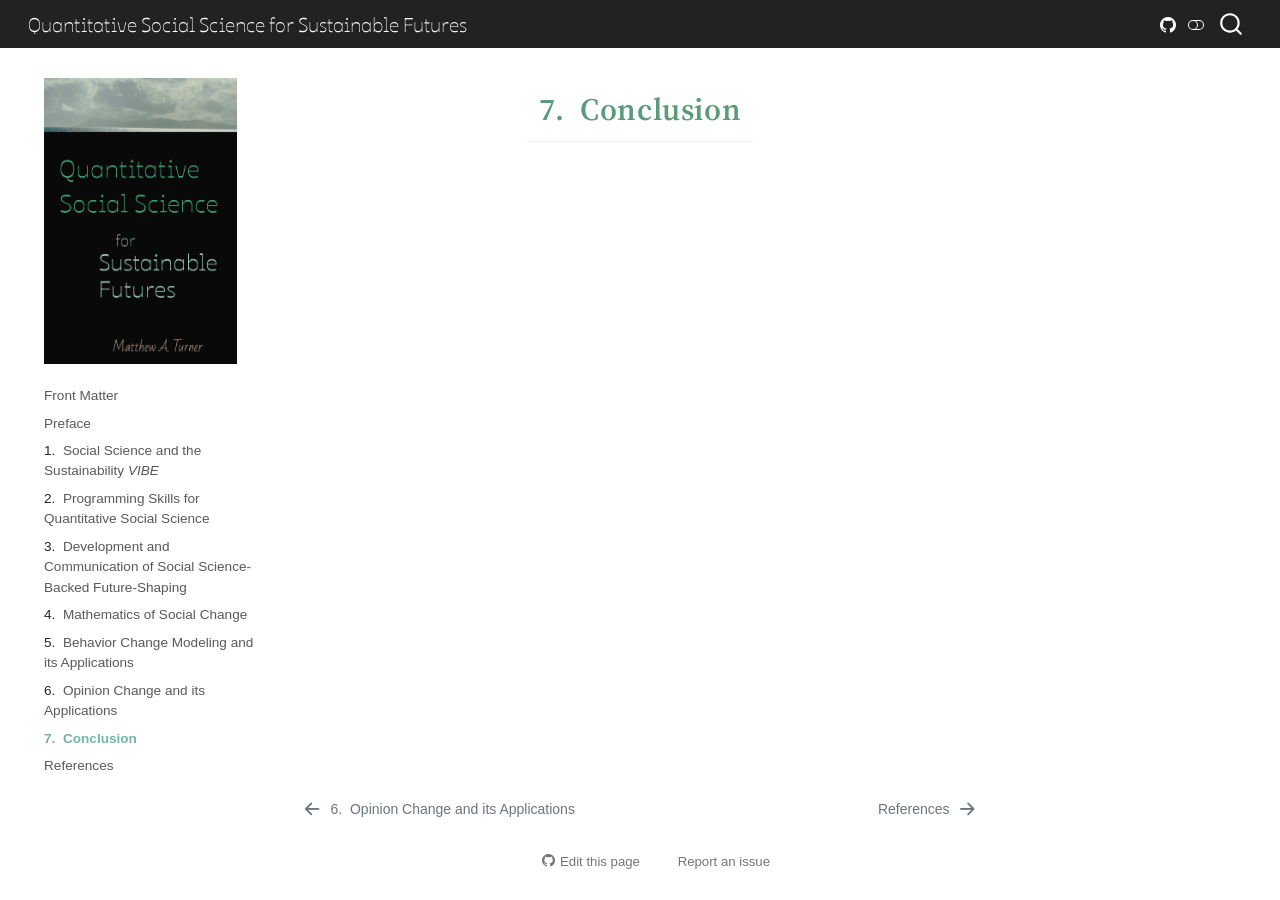
<file: Conclusion.html>
<!DOCTYPE html>
<html xmlns="http://www.w3.org/1999/xhtml" lang="en" xml:lang="en"><head>

<meta charset="utf-8">
<meta name="generator" content="quarto-1.6.39">

<meta name="viewport" content="width=device-width, initial-scale=1.0, user-scalable=yes">


<title>7&nbsp; Conclusion – Quantitative Social Science for Sustainable Futures</title>
<style>
code{white-space: pre-wrap;}
span.smallcaps{font-variant: small-caps;}
div.columns{display: flex; gap: min(4vw, 1.5em);}
div.column{flex: auto; overflow-x: auto;}
div.hanging-indent{margin-left: 1.5em; text-indent: -1.5em;}
ul.task-list{list-style: none;}
ul.task-list li input[type="checkbox"] {
  width: 0.8em;
  margin: 0 0.8em 0.2em -1em; /* quarto-specific, see https://github.com/quarto-dev/quarto-cli/issues/4556 */ 
  vertical-align: middle;
}
</style>


<script src="site_libs/quarto-nav/quarto-nav.js"></script>
<script src="site_libs/quarto-nav/headroom.min.js"></script>
<script src="site_libs/clipboard/clipboard.min.js"></script>
<script src="site_libs/quarto-search/autocomplete.umd.js"></script>
<script src="site_libs/quarto-search/fuse.min.js"></script>
<script src="site_libs/quarto-search/quarto-search.js"></script>
<meta name="quarto:offset" content="./">
<link href="./References.html" rel="next">
<link href="./OpinionChange.html" rel="prev">
<script src="site_libs/quarto-html/quarto.js"></script>
<script src="site_libs/quarto-html/popper.min.js"></script>
<script src="site_libs/quarto-html/tippy.umd.min.js"></script>
<script src="site_libs/quarto-html/anchor.min.js"></script>
<link href="site_libs/quarto-html/tippy.css" rel="stylesheet">
<link href="site_libs/quarto-html/quarto-syntax-highlighting-179075414b465f8c4eebc8589a03d56f.css" rel="stylesheet" class="quarto-color-scheme" id="quarto-text-highlighting-styles">
<link href="site_libs/quarto-html/quarto-syntax-highlighting-dark-d5577186b738bc1f67d6526215407722.css" rel="prefetch" class="quarto-color-scheme quarto-color-alternate" id="quarto-text-highlighting-styles">
<script src="site_libs/bootstrap/bootstrap.min.js"></script>
<link href="site_libs/bootstrap/bootstrap-icons.css" rel="stylesheet">
<link href="site_libs/bootstrap/bootstrap-da7631089a2f47c854a13fabf1952da2.min.css" rel="stylesheet" append-hash="true" class="quarto-color-scheme" id="quarto-bootstrap" data-mode="light">
<link href="site_libs/bootstrap/bootstrap-dark-9f0af679a05ea4b39908673edb0c6b86.min.css" rel="prefetch" append-hash="true" class="quarto-color-scheme quarto-color-alternate" id="quarto-bootstrap" data-mode="dark">
<script id="quarto-search-options" type="application/json">{
  "location": "navbar",
  "copy-button": false,
  "collapse-after": 3,
  "panel-placement": "end",
  "type": "overlay",
  "limit": 50,
  "keyboard-shortcut": [
    "f",
    "/",
    "s"
  ],
  "show-item-context": false,
  "language": {
    "search-no-results-text": "No results",
    "search-matching-documents-text": "matching documents",
    "search-copy-link-title": "Copy link to search",
    "search-hide-matches-text": "Hide additional matches",
    "search-more-match-text": "more match in this document",
    "search-more-matches-text": "more matches in this document",
    "search-clear-button-title": "Clear",
    "search-text-placeholder": "",
    "search-detached-cancel-button-title": "Cancel",
    "search-submit-button-title": "Submit",
    "search-label": "Search"
  }
}</script>


</head>

<body class="nav-sidebar floating nav-fixed">

<div id="quarto-search-results"></div>
  <header id="quarto-header" class="headroom fixed-top">
    <nav class="navbar navbar-expand-lg " data-bs-theme="dark">
      <div class="navbar-container container-fluid">
      <div class="navbar-brand-container mx-auto">
    <a class="navbar-brand" href="./index.html">
    <span class="navbar-title">Quantitative Social Science for Sustainable Futures</span>
    </a>
  </div>
        <div class="quarto-navbar-tools tools-end">
    <a href="https://github.com/mt-digital/QSS-Book" title="Source Code" class="quarto-navigation-tool px-1" aria-label="Source Code"><i class="bi bi-github"></i></a>
  <a href="" class="quarto-color-scheme-toggle quarto-navigation-tool  px-1" onclick="window.quartoToggleColorScheme(); return false;" title="Toggle dark mode"><i class="bi"></i></a>
</div>
          <div id="quarto-search" class="" title="Search"></div>
      </div> <!-- /container-fluid -->
    </nav>
  <nav class="quarto-secondary-nav">
    <div class="container-fluid d-flex">
      <button type="button" class="quarto-btn-toggle btn" data-bs-toggle="collapse" role="button" data-bs-target=".quarto-sidebar-collapse-item" aria-controls="quarto-sidebar" aria-expanded="false" aria-label="Toggle sidebar navigation" onclick="if (window.quartoToggleHeadroom) { window.quartoToggleHeadroom(); }">
        <i class="bi bi-layout-text-sidebar-reverse"></i>
      </button>
        <nav class="quarto-page-breadcrumbs" aria-label="breadcrumb"><ol class="breadcrumb"><li class="breadcrumb-item"><a href="./Conclusion.html"><span class="chapter-number">7</span>&nbsp; <span class="chapter-title">Conclusion</span></a></li></ol></nav>
        <a class="flex-grow-1" role="navigation" data-bs-toggle="collapse" data-bs-target=".quarto-sidebar-collapse-item" aria-controls="quarto-sidebar" aria-expanded="false" aria-label="Toggle sidebar navigation" onclick="if (window.quartoToggleHeadroom) { window.quartoToggleHeadroom(); }">      
        </a>
    </div>
  </nav>
</header>
<!-- content -->
<div id="quarto-content" class="quarto-container page-columns page-rows-contents page-layout-article page-navbar">
<!-- sidebar -->
  <nav id="quarto-sidebar" class="sidebar collapse collapse-horizontal quarto-sidebar-collapse-item sidebar-navigation floating overflow-auto">
    <div class="pt-lg-2 mt-2 text-left sidebar-header sidebar-header-stacked">
      <a href="./index.html" class="sidebar-logo-link">
      <img src="./images/Cover.png" alt="" class="sidebar-logo py-0 d-lg-inline d-none">
      </a>
      </div>
    <div class="sidebar-menu-container"> 
    <ul class="list-unstyled mt-1">
        <li class="sidebar-item">
  <div class="sidebar-item-container"> 
  <a href="./index.html" class="sidebar-item-text sidebar-link">
 <span class="menu-text">Front Matter</span></a>
  </div>
</li>
        <li class="sidebar-item">
  <div class="sidebar-item-container"> 
  <a href="./Preface.html" class="sidebar-item-text sidebar-link">
 <span class="menu-text">Preface</span></a>
  </div>
</li>
        <li class="sidebar-item">
  <div class="sidebar-item-container"> 
  <a href="./Introduction.html" class="sidebar-item-text sidebar-link">
 <span class="menu-text"><span class="chapter-number">1</span>&nbsp; <span class="chapter-title">Social Science and the Sustainability <em>VIBE</em></span></span></a>
  </div>
</li>
        <li class="sidebar-item">
  <div class="sidebar-item-container"> 
  <a href="./Programming.html" class="sidebar-item-text sidebar-link">
 <span class="menu-text"><span class="chapter-number">2</span>&nbsp; <span class="chapter-title">Programming Skills for Quantitative Social Science</span></span></a>
  </div>
</li>
        <li class="sidebar-item">
  <div class="sidebar-item-container"> 
  <a href="./Development.html" class="sidebar-item-text sidebar-link">
 <span class="menu-text"><span class="chapter-number">3</span>&nbsp; <span class="chapter-title">Development and Communication of Social Science-Backed Future-Shaping</span></span></a>
  </div>
</li>
        <li class="sidebar-item">
  <div class="sidebar-item-container"> 
  <a href="./Mathematics.html" class="sidebar-item-text sidebar-link">
 <span class="menu-text"><span class="chapter-number">4</span>&nbsp; <span class="chapter-title">Mathematics of Social Change</span></span></a>
  </div>
</li>
        <li class="sidebar-item">
  <div class="sidebar-item-container"> 
  <a href="./BehaviorChange.html" class="sidebar-item-text sidebar-link">
 <span class="menu-text"><span class="chapter-number">5</span>&nbsp; <span class="chapter-title">Behavior Change Modeling and its Applications</span></span></a>
  </div>
</li>
        <li class="sidebar-item">
  <div class="sidebar-item-container"> 
  <a href="./OpinionChange.html" class="sidebar-item-text sidebar-link">
 <span class="menu-text"><span class="chapter-number">6</span>&nbsp; <span class="chapter-title">Opinion Change and its Applications</span></span></a>
  </div>
</li>
        <li class="sidebar-item">
  <div class="sidebar-item-container"> 
  <a href="./Conclusion.html" class="sidebar-item-text sidebar-link active">
 <span class="menu-text"><span class="chapter-number">7</span>&nbsp; <span class="chapter-title">Conclusion</span></span></a>
  </div>
</li>
        <li class="sidebar-item">
  <div class="sidebar-item-container"> 
  <a href="./References.html" class="sidebar-item-text sidebar-link">
 <span class="menu-text">References</span></a>
  </div>
</li>
    </ul>
    </div>
</nav>
<div id="quarto-sidebar-glass" class="quarto-sidebar-collapse-item" data-bs-toggle="collapse" data-bs-target=".quarto-sidebar-collapse-item"></div>
<!-- margin-sidebar -->
    <div id="quarto-margin-sidebar" class="sidebar margin-sidebar zindex-bottom">
        
    </div>
<!-- main -->
<main class="content" id="quarto-document-content">

<header id="title-block-header" class="quarto-title-block default">
<div class="quarto-title">
<h1 class="title"><span class="chapter-number">7</span>&nbsp; <span class="chapter-title">Conclusion</span></h1>
</div>



<div class="quarto-title-meta">

    
  
    
  </div>
  


</header>





</main> <!-- /main -->
<script id="quarto-html-after-body" type="application/javascript">
window.document.addEventListener("DOMContentLoaded", function (event) {
  const toggleBodyColorMode = (bsSheetEl) => {
    const mode = bsSheetEl.getAttribute("data-mode");
    const bodyEl = window.document.querySelector("body");
    if (mode === "dark") {
      bodyEl.classList.add("quarto-dark");
      bodyEl.classList.remove("quarto-light");
    } else {
      bodyEl.classList.add("quarto-light");
      bodyEl.classList.remove("quarto-dark");
    }
  }
  const toggleBodyColorPrimary = () => {
    const bsSheetEl = window.document.querySelector("link#quarto-bootstrap");
    if (bsSheetEl) {
      toggleBodyColorMode(bsSheetEl);
    }
  }
  toggleBodyColorPrimary();  
  const disableStylesheet = (stylesheets) => {
    for (let i=0; i < stylesheets.length; i++) {
      const stylesheet = stylesheets[i];
      stylesheet.rel = 'prefetch';
    }
  }
  const enableStylesheet = (stylesheets) => {
    for (let i=0; i < stylesheets.length; i++) {
      const stylesheet = stylesheets[i];
      stylesheet.rel = 'stylesheet';
    }
  }
  const manageTransitions = (selector, allowTransitions) => {
    const els = window.document.querySelectorAll(selector);
    for (let i=0; i < els.length; i++) {
      const el = els[i];
      if (allowTransitions) {
        el.classList.remove('notransition');
      } else {
        el.classList.add('notransition');
      }
    }
  }
  const toggleGiscusIfUsed = (isAlternate, darkModeDefault) => {
    const baseTheme = document.querySelector('#giscus-base-theme')?.value ?? 'light';
    const alternateTheme = document.querySelector('#giscus-alt-theme')?.value ?? 'dark';
    let newTheme = '';
    if(darkModeDefault) {
      newTheme = isAlternate ? baseTheme : alternateTheme;
    } else {
      newTheme = isAlternate ? alternateTheme : baseTheme;
    }
    const changeGiscusTheme = () => {
      // From: https://github.com/giscus/giscus/issues/336
      const sendMessage = (message) => {
        const iframe = document.querySelector('iframe.giscus-frame');
        if (!iframe) return;
        iframe.contentWindow.postMessage({ giscus: message }, 'https://giscus.app');
      }
      sendMessage({
        setConfig: {
          theme: newTheme
        }
      });
    }
    const isGiscussLoaded = window.document.querySelector('iframe.giscus-frame') !== null;
    if (isGiscussLoaded) {
      changeGiscusTheme();
    }
  }
  const toggleColorMode = (alternate) => {
    // Switch the stylesheets
    const alternateStylesheets = window.document.querySelectorAll('link.quarto-color-scheme.quarto-color-alternate');
    manageTransitions('#quarto-margin-sidebar .nav-link', false);
    if (alternate) {
      enableStylesheet(alternateStylesheets);
      for (const sheetNode of alternateStylesheets) {
        if (sheetNode.id === "quarto-bootstrap") {
          toggleBodyColorMode(sheetNode);
        }
      }
    } else {
      disableStylesheet(alternateStylesheets);
      toggleBodyColorPrimary();
    }
    manageTransitions('#quarto-margin-sidebar .nav-link', true);
    // Switch the toggles
    const toggles = window.document.querySelectorAll('.quarto-color-scheme-toggle');
    for (let i=0; i < toggles.length; i++) {
      const toggle = toggles[i];
      if (toggle) {
        if (alternate) {
          toggle.classList.add("alternate");     
        } else {
          toggle.classList.remove("alternate");
        }
      }
    }
    // Hack to workaround the fact that safari doesn't
    // properly recolor the scrollbar when toggling (#1455)
    if (navigator.userAgent.indexOf('Safari') > 0 && navigator.userAgent.indexOf('Chrome') == -1) {
      manageTransitions("body", false);
      window.scrollTo(0, 1);
      setTimeout(() => {
        window.scrollTo(0, 0);
        manageTransitions("body", true);
      }, 40);  
    }
  }
  const isFileUrl = () => { 
    return window.location.protocol === 'file:';
  }
  const hasAlternateSentinel = () => {  
    let styleSentinel = getColorSchemeSentinel();
    if (styleSentinel !== null) {
      return styleSentinel === "alternate";
    } else {
      return false;
    }
  }
  const setStyleSentinel = (alternate) => {
    const value = alternate ? "alternate" : "default";
    if (!isFileUrl()) {
      window.localStorage.setItem("quarto-color-scheme", value);
    } else {
      localAlternateSentinel = value;
    }
  }
  const getColorSchemeSentinel = () => {
    if (!isFileUrl()) {
      const storageValue = window.localStorage.getItem("quarto-color-scheme");
      return storageValue != null ? storageValue : localAlternateSentinel;
    } else {
      return localAlternateSentinel;
    }
  }
  const darkModeDefault = false;
  let localAlternateSentinel = darkModeDefault ? 'alternate' : 'default';
  // Dark / light mode switch
  window.quartoToggleColorScheme = () => {
    // Read the current dark / light value 
    let toAlternate = !hasAlternateSentinel();
    toggleColorMode(toAlternate);
    setStyleSentinel(toAlternate);
    toggleGiscusIfUsed(toAlternate, darkModeDefault);
  };
  // Ensure there is a toggle, if there isn't float one in the top right
  if (window.document.querySelector('.quarto-color-scheme-toggle') === null) {
    const a = window.document.createElement('a');
    a.classList.add('top-right');
    a.classList.add('quarto-color-scheme-toggle');
    a.href = "";
    a.onclick = function() { try { window.quartoToggleColorScheme(); } catch {} return false; };
    const i = window.document.createElement("i");
    i.classList.add('bi');
    a.appendChild(i);
    window.document.body.appendChild(a);
  }
  // Switch to dark mode if need be
  if (hasAlternateSentinel()) {
    toggleColorMode(true);
  } else {
    toggleColorMode(false);
  }
  const icon = "";
  const anchorJS = new window.AnchorJS();
  anchorJS.options = {
    placement: 'right',
    icon: icon
  };
  anchorJS.add('.anchored');
  const isCodeAnnotation = (el) => {
    for (const clz of el.classList) {
      if (clz.startsWith('code-annotation-')) {                     
        return true;
      }
    }
    return false;
  }
  const onCopySuccess = function(e) {
    // button target
    const button = e.trigger;
    // don't keep focus
    button.blur();
    // flash "checked"
    button.classList.add('code-copy-button-checked');
    var currentTitle = button.getAttribute("title");
    button.setAttribute("title", "Copied!");
    let tooltip;
    if (window.bootstrap) {
      button.setAttribute("data-bs-toggle", "tooltip");
      button.setAttribute("data-bs-placement", "left");
      button.setAttribute("data-bs-title", "Copied!");
      tooltip = new bootstrap.Tooltip(button, 
        { trigger: "manual", 
          customClass: "code-copy-button-tooltip",
          offset: [0, -8]});
      tooltip.show();    
    }
    setTimeout(function() {
      if (tooltip) {
        tooltip.hide();
        button.removeAttribute("data-bs-title");
        button.removeAttribute("data-bs-toggle");
        button.removeAttribute("data-bs-placement");
      }
      button.setAttribute("title", currentTitle);
      button.classList.remove('code-copy-button-checked');
    }, 1000);
    // clear code selection
    e.clearSelection();
  }
  const getTextToCopy = function(trigger) {
      const codeEl = trigger.previousElementSibling.cloneNode(true);
      for (const childEl of codeEl.children) {
        if (isCodeAnnotation(childEl)) {
          childEl.remove();
        }
      }
      return codeEl.innerText;
  }
  const clipboard = new window.ClipboardJS('.code-copy-button:not([data-in-quarto-modal])', {
    text: getTextToCopy
  });
  clipboard.on('success', onCopySuccess);
  if (window.document.getElementById('quarto-embedded-source-code-modal')) {
    const clipboardModal = new window.ClipboardJS('.code-copy-button[data-in-quarto-modal]', {
      text: getTextToCopy,
      container: window.document.getElementById('quarto-embedded-source-code-modal')
    });
    clipboardModal.on('success', onCopySuccess);
  }
    var localhostRegex = new RegExp(/^(?:http|https):\/\/localhost\:?[0-9]*\//);
    var mailtoRegex = new RegExp(/^mailto:/);
      var filterRegex = new RegExp('/' + window.location.host + '/');
    var isInternal = (href) => {
        return filterRegex.test(href) || localhostRegex.test(href) || mailtoRegex.test(href);
    }
    // Inspect non-navigation links and adorn them if external
 	var links = window.document.querySelectorAll('a[href]:not(.nav-link):not(.navbar-brand):not(.toc-action):not(.sidebar-link):not(.sidebar-item-toggle):not(.pagination-link):not(.no-external):not([aria-hidden]):not(.dropdown-item):not(.quarto-navigation-tool):not(.about-link)');
    for (var i=0; i<links.length; i++) {
      const link = links[i];
      if (!isInternal(link.href)) {
        // undo the damage that might have been done by quarto-nav.js in the case of
        // links that we want to consider external
        if (link.dataset.originalHref !== undefined) {
          link.href = link.dataset.originalHref;
        }
      }
    }
  function tippyHover(el, contentFn, onTriggerFn, onUntriggerFn) {
    const config = {
      allowHTML: true,
      maxWidth: 500,
      delay: 100,
      arrow: false,
      appendTo: function(el) {
          return el.parentElement;
      },
      interactive: true,
      interactiveBorder: 10,
      theme: 'quarto',
      placement: 'bottom-start',
    };
    if (contentFn) {
      config.content = contentFn;
    }
    if (onTriggerFn) {
      config.onTrigger = onTriggerFn;
    }
    if (onUntriggerFn) {
      config.onUntrigger = onUntriggerFn;
    }
    window.tippy(el, config); 
  }
  const noterefs = window.document.querySelectorAll('a[role="doc-noteref"]');
  for (var i=0; i<noterefs.length; i++) {
    const ref = noterefs[i];
    tippyHover(ref, function() {
      // use id or data attribute instead here
      let href = ref.getAttribute('data-footnote-href') || ref.getAttribute('href');
      try { href = new URL(href).hash; } catch {}
      const id = href.replace(/^#\/?/, "");
      const note = window.document.getElementById(id);
      if (note) {
        return note.innerHTML;
      } else {
        return "";
      }
    });
  }
  const xrefs = window.document.querySelectorAll('a.quarto-xref');
  const processXRef = (id, note) => {
    // Strip column container classes
    const stripColumnClz = (el) => {
      el.classList.remove("page-full", "page-columns");
      if (el.children) {
        for (const child of el.children) {
          stripColumnClz(child);
        }
      }
    }
    stripColumnClz(note)
    if (id === null || id.startsWith('sec-')) {
      // Special case sections, only their first couple elements
      const container = document.createElement("div");
      if (note.children && note.children.length > 2) {
        container.appendChild(note.children[0].cloneNode(true));
        for (let i = 1; i < note.children.length; i++) {
          const child = note.children[i];
          if (child.tagName === "P" && child.innerText === "") {
            continue;
          } else {
            container.appendChild(child.cloneNode(true));
            break;
          }
        }
        if (window.Quarto?.typesetMath) {
          window.Quarto.typesetMath(container);
        }
        return container.innerHTML
      } else {
        if (window.Quarto?.typesetMath) {
          window.Quarto.typesetMath(note);
        }
        return note.innerHTML;
      }
    } else {
      // Remove any anchor links if they are present
      const anchorLink = note.querySelector('a.anchorjs-link');
      if (anchorLink) {
        anchorLink.remove();
      }
      if (window.Quarto?.typesetMath) {
        window.Quarto.typesetMath(note);
      }
      if (note.classList.contains("callout")) {
        return note.outerHTML;
      } else {
        return note.innerHTML;
      }
    }
  }
  for (var i=0; i<xrefs.length; i++) {
    const xref = xrefs[i];
    tippyHover(xref, undefined, function(instance) {
      instance.disable();
      let url = xref.getAttribute('href');
      let hash = undefined; 
      if (url.startsWith('#')) {
        hash = url;
      } else {
        try { hash = new URL(url).hash; } catch {}
      }
      if (hash) {
        const id = hash.replace(/^#\/?/, "");
        const note = window.document.getElementById(id);
        if (note !== null) {
          try {
            const html = processXRef(id, note.cloneNode(true));
            instance.setContent(html);
          } finally {
            instance.enable();
            instance.show();
          }
        } else {
          // See if we can fetch this
          fetch(url.split('#')[0])
          .then(res => res.text())
          .then(html => {
            const parser = new DOMParser();
            const htmlDoc = parser.parseFromString(html, "text/html");
            const note = htmlDoc.getElementById(id);
            if (note !== null) {
              const html = processXRef(id, note);
              instance.setContent(html);
            } 
          }).finally(() => {
            instance.enable();
            instance.show();
          });
        }
      } else {
        // See if we can fetch a full url (with no hash to target)
        // This is a special case and we should probably do some content thinning / targeting
        fetch(url)
        .then(res => res.text())
        .then(html => {
          const parser = new DOMParser();
          const htmlDoc = parser.parseFromString(html, "text/html");
          const note = htmlDoc.querySelector('main.content');
          if (note !== null) {
            // This should only happen for chapter cross references
            // (since there is no id in the URL)
            // remove the first header
            if (note.children.length > 0 && note.children[0].tagName === "HEADER") {
              note.children[0].remove();
            }
            const html = processXRef(null, note);
            instance.setContent(html);
          } 
        }).finally(() => {
          instance.enable();
          instance.show();
        });
      }
    }, function(instance) {
    });
  }
      let selectedAnnoteEl;
      const selectorForAnnotation = ( cell, annotation) => {
        let cellAttr = 'data-code-cell="' + cell + '"';
        let lineAttr = 'data-code-annotation="' +  annotation + '"';
        const selector = 'span[' + cellAttr + '][' + lineAttr + ']';
        return selector;
      }
      const selectCodeLines = (annoteEl) => {
        const doc = window.document;
        const targetCell = annoteEl.getAttribute("data-target-cell");
        const targetAnnotation = annoteEl.getAttribute("data-target-annotation");
        const annoteSpan = window.document.querySelector(selectorForAnnotation(targetCell, targetAnnotation));
        const lines = annoteSpan.getAttribute("data-code-lines").split(",");
        const lineIds = lines.map((line) => {
          return targetCell + "-" + line;
        })
        let top = null;
        let height = null;
        let parent = null;
        if (lineIds.length > 0) {
            //compute the position of the single el (top and bottom and make a div)
            const el = window.document.getElementById(lineIds[0]);
            top = el.offsetTop;
            height = el.offsetHeight;
            parent = el.parentElement.parentElement;
          if (lineIds.length > 1) {
            const lastEl = window.document.getElementById(lineIds[lineIds.length - 1]);
            const bottom = lastEl.offsetTop + lastEl.offsetHeight;
            height = bottom - top;
          }
          if (top !== null && height !== null && parent !== null) {
            // cook up a div (if necessary) and position it 
            let div = window.document.getElementById("code-annotation-line-highlight");
            if (div === null) {
              div = window.document.createElement("div");
              div.setAttribute("id", "code-annotation-line-highlight");
              div.style.position = 'absolute';
              parent.appendChild(div);
            }
            div.style.top = top - 2 + "px";
            div.style.height = height + 4 + "px";
            div.style.left = 0;
            let gutterDiv = window.document.getElementById("code-annotation-line-highlight-gutter");
            if (gutterDiv === null) {
              gutterDiv = window.document.createElement("div");
              gutterDiv.setAttribute("id", "code-annotation-line-highlight-gutter");
              gutterDiv.style.position = 'absolute';
              const codeCell = window.document.getElementById(targetCell);
              const gutter = codeCell.querySelector('.code-annotation-gutter');
              gutter.appendChild(gutterDiv);
            }
            gutterDiv.style.top = top - 2 + "px";
            gutterDiv.style.height = height + 4 + "px";
          }
          selectedAnnoteEl = annoteEl;
        }
      };
      const unselectCodeLines = () => {
        const elementsIds = ["code-annotation-line-highlight", "code-annotation-line-highlight-gutter"];
        elementsIds.forEach((elId) => {
          const div = window.document.getElementById(elId);
          if (div) {
            div.remove();
          }
        });
        selectedAnnoteEl = undefined;
      };
        // Handle positioning of the toggle
    window.addEventListener(
      "resize",
      throttle(() => {
        elRect = undefined;
        if (selectedAnnoteEl) {
          selectCodeLines(selectedAnnoteEl);
        }
      }, 10)
    );
    function throttle(fn, ms) {
    let throttle = false;
    let timer;
      return (...args) => {
        if(!throttle) { // first call gets through
            fn.apply(this, args);
            throttle = true;
        } else { // all the others get throttled
            if(timer) clearTimeout(timer); // cancel #2
            timer = setTimeout(() => {
              fn.apply(this, args);
              timer = throttle = false;
            }, ms);
        }
      };
    }
      // Attach click handler to the DT
      const annoteDls = window.document.querySelectorAll('dt[data-target-cell]');
      for (const annoteDlNode of annoteDls) {
        annoteDlNode.addEventListener('click', (event) => {
          const clickedEl = event.target;
          if (clickedEl !== selectedAnnoteEl) {
            unselectCodeLines();
            const activeEl = window.document.querySelector('dt[data-target-cell].code-annotation-active');
            if (activeEl) {
              activeEl.classList.remove('code-annotation-active');
            }
            selectCodeLines(clickedEl);
            clickedEl.classList.add('code-annotation-active');
          } else {
            // Unselect the line
            unselectCodeLines();
            clickedEl.classList.remove('code-annotation-active');
          }
        });
      }
  const findCites = (el) => {
    const parentEl = el.parentElement;
    if (parentEl) {
      const cites = parentEl.dataset.cites;
      if (cites) {
        return {
          el,
          cites: cites.split(' ')
        };
      } else {
        return findCites(el.parentElement)
      }
    } else {
      return undefined;
    }
  };
  var bibliorefs = window.document.querySelectorAll('a[role="doc-biblioref"]');
  for (var i=0; i<bibliorefs.length; i++) {
    const ref = bibliorefs[i];
    const citeInfo = findCites(ref);
    if (citeInfo) {
      tippyHover(citeInfo.el, function() {
        var popup = window.document.createElement('div');
        citeInfo.cites.forEach(function(cite) {
          var citeDiv = window.document.createElement('div');
          citeDiv.classList.add('hanging-indent');
          citeDiv.classList.add('csl-entry');
          var biblioDiv = window.document.getElementById('ref-' + cite);
          if (biblioDiv) {
            citeDiv.innerHTML = biblioDiv.innerHTML;
          }
          popup.appendChild(citeDiv);
        });
        return popup.innerHTML;
      });
    }
  }
});
</script>
<nav class="page-navigation">
  <div class="nav-page nav-page-previous">
      <a href="./OpinionChange.html" class="pagination-link" aria-label="Opinion Change and its Applications">
        <i class="bi bi-arrow-left-short"></i> <span class="nav-page-text"><span class="chapter-number">6</span>&nbsp; <span class="chapter-title">Opinion Change and its Applications</span></span>
      </a>          
  </div>
  <div class="nav-page nav-page-next">
      <a href="./References.html" class="pagination-link" aria-label="References">
        <span class="nav-page-text">References</span> <i class="bi bi-arrow-right-short"></i>
      </a>
  </div>
</nav>
</div> <!-- /content -->




<footer class="footer"><div class="nav-footer"><div class="nav-footer-center"><div class="toc-actions"><ul><li><a href="https://github.com/mt-digital/QSS-Book/edit/main/Conclusion.qmd" class="toc-action"><i class="bi bi-github"></i>Edit this page</a></li><li><a href="https://github.com/mt-digital/QSS-Book/issues/new" class="toc-action"><i class="bi empty"></i>Report an issue</a></li></ul></div></div></div></footer></body></html>
</file>
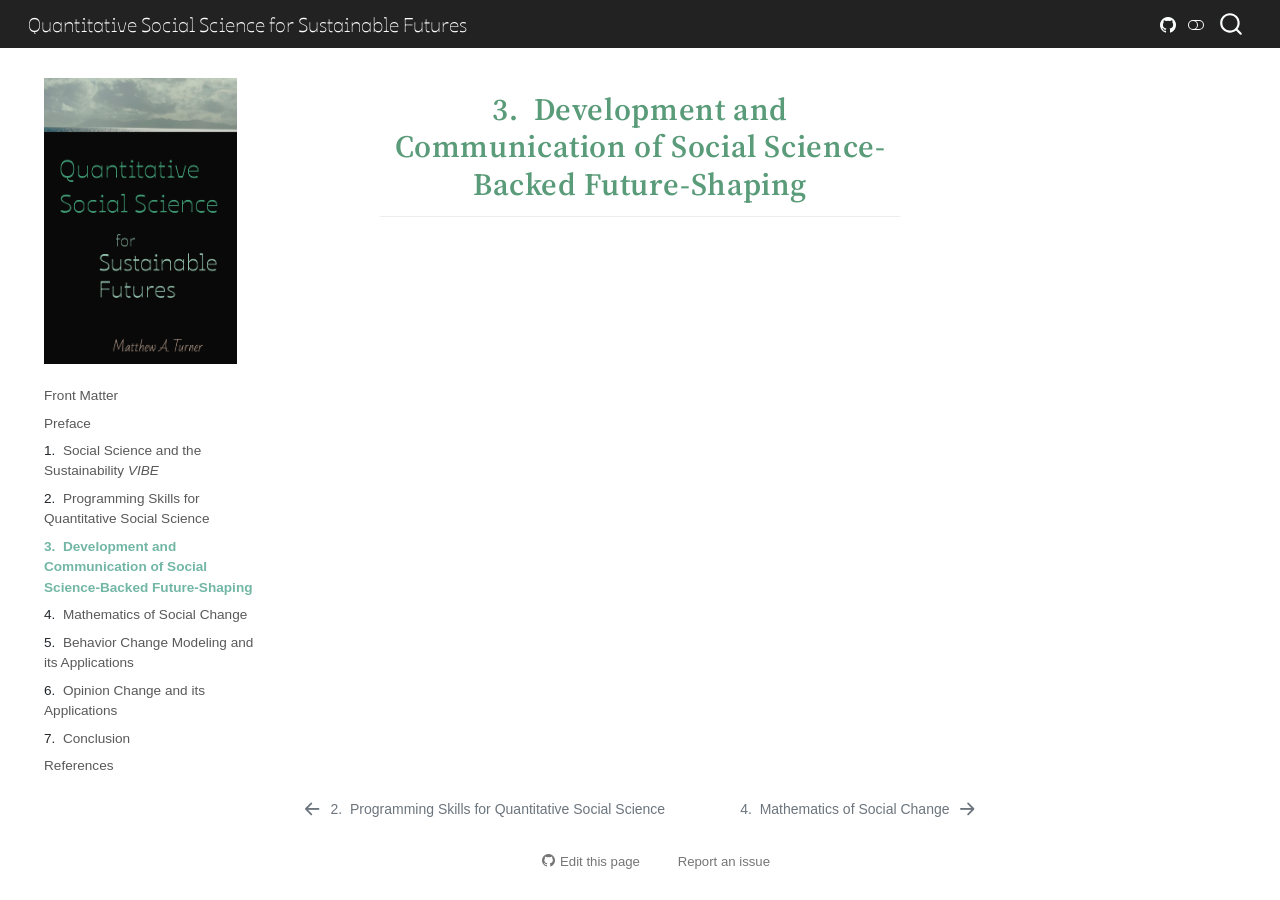
<file: Development.html>
<!DOCTYPE html>
<html xmlns="http://www.w3.org/1999/xhtml" lang="en" xml:lang="en"><head>

<meta charset="utf-8">
<meta name="generator" content="quarto-1.6.39">

<meta name="viewport" content="width=device-width, initial-scale=1.0, user-scalable=yes">


<title>3&nbsp; Development and Communication of Social Science-Backed Future-Shaping – Quantitative Social Science for Sustainable Futures</title>
<style>
code{white-space: pre-wrap;}
span.smallcaps{font-variant: small-caps;}
div.columns{display: flex; gap: min(4vw, 1.5em);}
div.column{flex: auto; overflow-x: auto;}
div.hanging-indent{margin-left: 1.5em; text-indent: -1.5em;}
ul.task-list{list-style: none;}
ul.task-list li input[type="checkbox"] {
  width: 0.8em;
  margin: 0 0.8em 0.2em -1em; /* quarto-specific, see https://github.com/quarto-dev/quarto-cli/issues/4556 */ 
  vertical-align: middle;
}
</style>


<script src="site_libs/quarto-nav/quarto-nav.js"></script>
<script src="site_libs/quarto-nav/headroom.min.js"></script>
<script src="site_libs/clipboard/clipboard.min.js"></script>
<script src="site_libs/quarto-search/autocomplete.umd.js"></script>
<script src="site_libs/quarto-search/fuse.min.js"></script>
<script src="site_libs/quarto-search/quarto-search.js"></script>
<meta name="quarto:offset" content="./">
<link href="./Mathematics.html" rel="next">
<link href="./Programming.html" rel="prev">
<script src="site_libs/quarto-html/quarto.js"></script>
<script src="site_libs/quarto-html/popper.min.js"></script>
<script src="site_libs/quarto-html/tippy.umd.min.js"></script>
<script src="site_libs/quarto-html/anchor.min.js"></script>
<link href="site_libs/quarto-html/tippy.css" rel="stylesheet">
<link href="site_libs/quarto-html/quarto-syntax-highlighting-179075414b465f8c4eebc8589a03d56f.css" rel="stylesheet" class="quarto-color-scheme" id="quarto-text-highlighting-styles">
<link href="site_libs/quarto-html/quarto-syntax-highlighting-dark-d5577186b738bc1f67d6526215407722.css" rel="prefetch" class="quarto-color-scheme quarto-color-alternate" id="quarto-text-highlighting-styles">
<script src="site_libs/bootstrap/bootstrap.min.js"></script>
<link href="site_libs/bootstrap/bootstrap-icons.css" rel="stylesheet">
<link href="site_libs/bootstrap/bootstrap-da7631089a2f47c854a13fabf1952da2.min.css" rel="stylesheet" append-hash="true" class="quarto-color-scheme" id="quarto-bootstrap" data-mode="light">
<link href="site_libs/bootstrap/bootstrap-dark-9f0af679a05ea4b39908673edb0c6b86.min.css" rel="prefetch" append-hash="true" class="quarto-color-scheme quarto-color-alternate" id="quarto-bootstrap" data-mode="dark">
<script id="quarto-search-options" type="application/json">{
  "location": "navbar",
  "copy-button": false,
  "collapse-after": 3,
  "panel-placement": "end",
  "type": "overlay",
  "limit": 50,
  "keyboard-shortcut": [
    "f",
    "/",
    "s"
  ],
  "show-item-context": false,
  "language": {
    "search-no-results-text": "No results",
    "search-matching-documents-text": "matching documents",
    "search-copy-link-title": "Copy link to search",
    "search-hide-matches-text": "Hide additional matches",
    "search-more-match-text": "more match in this document",
    "search-more-matches-text": "more matches in this document",
    "search-clear-button-title": "Clear",
    "search-text-placeholder": "",
    "search-detached-cancel-button-title": "Cancel",
    "search-submit-button-title": "Submit",
    "search-label": "Search"
  }
}</script>


</head>

<body class="nav-sidebar floating nav-fixed">

<div id="quarto-search-results"></div>
  <header id="quarto-header" class="headroom fixed-top">
    <nav class="navbar navbar-expand-lg " data-bs-theme="dark">
      <div class="navbar-container container-fluid">
      <div class="navbar-brand-container mx-auto">
    <a class="navbar-brand" href="./index.html">
    <span class="navbar-title">Quantitative Social Science for Sustainable Futures</span>
    </a>
  </div>
        <div class="quarto-navbar-tools tools-end">
    <a href="https://github.com/mt-digital/QSS-Book" title="Source Code" class="quarto-navigation-tool px-1" aria-label="Source Code"><i class="bi bi-github"></i></a>
  <a href="" class="quarto-color-scheme-toggle quarto-navigation-tool  px-1" onclick="window.quartoToggleColorScheme(); return false;" title="Toggle dark mode"><i class="bi"></i></a>
</div>
          <div id="quarto-search" class="" title="Search"></div>
      </div> <!-- /container-fluid -->
    </nav>
  <nav class="quarto-secondary-nav">
    <div class="container-fluid d-flex">
      <button type="button" class="quarto-btn-toggle btn" data-bs-toggle="collapse" role="button" data-bs-target=".quarto-sidebar-collapse-item" aria-controls="quarto-sidebar" aria-expanded="false" aria-label="Toggle sidebar navigation" onclick="if (window.quartoToggleHeadroom) { window.quartoToggleHeadroom(); }">
        <i class="bi bi-layout-text-sidebar-reverse"></i>
      </button>
        <nav class="quarto-page-breadcrumbs" aria-label="breadcrumb"><ol class="breadcrumb"><li class="breadcrumb-item"><a href="./Development.html"><span class="chapter-number">3</span>&nbsp; <span class="chapter-title">Development and Communication of Social Science-Backed Future-Shaping</span></a></li></ol></nav>
        <a class="flex-grow-1" role="navigation" data-bs-toggle="collapse" data-bs-target=".quarto-sidebar-collapse-item" aria-controls="quarto-sidebar" aria-expanded="false" aria-label="Toggle sidebar navigation" onclick="if (window.quartoToggleHeadroom) { window.quartoToggleHeadroom(); }">      
        </a>
    </div>
  </nav>
</header>
<!-- content -->
<div id="quarto-content" class="quarto-container page-columns page-rows-contents page-layout-article page-navbar">
<!-- sidebar -->
  <nav id="quarto-sidebar" class="sidebar collapse collapse-horizontal quarto-sidebar-collapse-item sidebar-navigation floating overflow-auto">
    <div class="pt-lg-2 mt-2 text-left sidebar-header sidebar-header-stacked">
      <a href="./index.html" class="sidebar-logo-link">
      <img src="./images/Cover.png" alt="" class="sidebar-logo py-0 d-lg-inline d-none">
      </a>
      </div>
    <div class="sidebar-menu-container"> 
    <ul class="list-unstyled mt-1">
        <li class="sidebar-item">
  <div class="sidebar-item-container"> 
  <a href="./index.html" class="sidebar-item-text sidebar-link">
 <span class="menu-text">Front Matter</span></a>
  </div>
</li>
        <li class="sidebar-item">
  <div class="sidebar-item-container"> 
  <a href="./Preface.html" class="sidebar-item-text sidebar-link">
 <span class="menu-text">Preface</span></a>
  </div>
</li>
        <li class="sidebar-item">
  <div class="sidebar-item-container"> 
  <a href="./Introduction.html" class="sidebar-item-text sidebar-link">
 <span class="menu-text"><span class="chapter-number">1</span>&nbsp; <span class="chapter-title">Social Science and the Sustainability <em>VIBE</em></span></span></a>
  </div>
</li>
        <li class="sidebar-item">
  <div class="sidebar-item-container"> 
  <a href="./Programming.html" class="sidebar-item-text sidebar-link">
 <span class="menu-text"><span class="chapter-number">2</span>&nbsp; <span class="chapter-title">Programming Skills for Quantitative Social Science</span></span></a>
  </div>
</li>
        <li class="sidebar-item">
  <div class="sidebar-item-container"> 
  <a href="./Development.html" class="sidebar-item-text sidebar-link active">
 <span class="menu-text"><span class="chapter-number">3</span>&nbsp; <span class="chapter-title">Development and Communication of Social Science-Backed Future-Shaping</span></span></a>
  </div>
</li>
        <li class="sidebar-item">
  <div class="sidebar-item-container"> 
  <a href="./Mathematics.html" class="sidebar-item-text sidebar-link">
 <span class="menu-text"><span class="chapter-number">4</span>&nbsp; <span class="chapter-title">Mathematics of Social Change</span></span></a>
  </div>
</li>
        <li class="sidebar-item">
  <div class="sidebar-item-container"> 
  <a href="./BehaviorChange.html" class="sidebar-item-text sidebar-link">
 <span class="menu-text"><span class="chapter-number">5</span>&nbsp; <span class="chapter-title">Behavior Change Modeling and its Applications</span></span></a>
  </div>
</li>
        <li class="sidebar-item">
  <div class="sidebar-item-container"> 
  <a href="./OpinionChange.html" class="sidebar-item-text sidebar-link">
 <span class="menu-text"><span class="chapter-number">6</span>&nbsp; <span class="chapter-title">Opinion Change and its Applications</span></span></a>
  </div>
</li>
        <li class="sidebar-item">
  <div class="sidebar-item-container"> 
  <a href="./Conclusion.html" class="sidebar-item-text sidebar-link">
 <span class="menu-text"><span class="chapter-number">7</span>&nbsp; <span class="chapter-title">Conclusion</span></span></a>
  </div>
</li>
        <li class="sidebar-item">
  <div class="sidebar-item-container"> 
  <a href="./References.html" class="sidebar-item-text sidebar-link">
 <span class="menu-text">References</span></a>
  </div>
</li>
    </ul>
    </div>
</nav>
<div id="quarto-sidebar-glass" class="quarto-sidebar-collapse-item" data-bs-toggle="collapse" data-bs-target=".quarto-sidebar-collapse-item"></div>
<!-- margin-sidebar -->
    <div id="quarto-margin-sidebar" class="sidebar margin-sidebar zindex-bottom">
        
    </div>
<!-- main -->
<main class="content" id="quarto-document-content">

<header id="title-block-header" class="quarto-title-block default">
<div class="quarto-title">
<h1 class="title"><span class="chapter-number">3</span>&nbsp; <span class="chapter-title">Development and Communication of Social Science-Backed Future-Shaping</span></h1>
</div>



<div class="quarto-title-meta">

    
  
    
  </div>
  


</header>





</main> <!-- /main -->
<script id="quarto-html-after-body" type="application/javascript">
window.document.addEventListener("DOMContentLoaded", function (event) {
  const toggleBodyColorMode = (bsSheetEl) => {
    const mode = bsSheetEl.getAttribute("data-mode");
    const bodyEl = window.document.querySelector("body");
    if (mode === "dark") {
      bodyEl.classList.add("quarto-dark");
      bodyEl.classList.remove("quarto-light");
    } else {
      bodyEl.classList.add("quarto-light");
      bodyEl.classList.remove("quarto-dark");
    }
  }
  const toggleBodyColorPrimary = () => {
    const bsSheetEl = window.document.querySelector("link#quarto-bootstrap");
    if (bsSheetEl) {
      toggleBodyColorMode(bsSheetEl);
    }
  }
  toggleBodyColorPrimary();  
  const disableStylesheet = (stylesheets) => {
    for (let i=0; i < stylesheets.length; i++) {
      const stylesheet = stylesheets[i];
      stylesheet.rel = 'prefetch';
    }
  }
  const enableStylesheet = (stylesheets) => {
    for (let i=0; i < stylesheets.length; i++) {
      const stylesheet = stylesheets[i];
      stylesheet.rel = 'stylesheet';
    }
  }
  const manageTransitions = (selector, allowTransitions) => {
    const els = window.document.querySelectorAll(selector);
    for (let i=0; i < els.length; i++) {
      const el = els[i];
      if (allowTransitions) {
        el.classList.remove('notransition');
      } else {
        el.classList.add('notransition');
      }
    }
  }
  const toggleGiscusIfUsed = (isAlternate, darkModeDefault) => {
    const baseTheme = document.querySelector('#giscus-base-theme')?.value ?? 'light';
    const alternateTheme = document.querySelector('#giscus-alt-theme')?.value ?? 'dark';
    let newTheme = '';
    if(darkModeDefault) {
      newTheme = isAlternate ? baseTheme : alternateTheme;
    } else {
      newTheme = isAlternate ? alternateTheme : baseTheme;
    }
    const changeGiscusTheme = () => {
      // From: https://github.com/giscus/giscus/issues/336
      const sendMessage = (message) => {
        const iframe = document.querySelector('iframe.giscus-frame');
        if (!iframe) return;
        iframe.contentWindow.postMessage({ giscus: message }, 'https://giscus.app');
      }
      sendMessage({
        setConfig: {
          theme: newTheme
        }
      });
    }
    const isGiscussLoaded = window.document.querySelector('iframe.giscus-frame') !== null;
    if (isGiscussLoaded) {
      changeGiscusTheme();
    }
  }
  const toggleColorMode = (alternate) => {
    // Switch the stylesheets
    const alternateStylesheets = window.document.querySelectorAll('link.quarto-color-scheme.quarto-color-alternate');
    manageTransitions('#quarto-margin-sidebar .nav-link', false);
    if (alternate) {
      enableStylesheet(alternateStylesheets);
      for (const sheetNode of alternateStylesheets) {
        if (sheetNode.id === "quarto-bootstrap") {
          toggleBodyColorMode(sheetNode);
        }
      }
    } else {
      disableStylesheet(alternateStylesheets);
      toggleBodyColorPrimary();
    }
    manageTransitions('#quarto-margin-sidebar .nav-link', true);
    // Switch the toggles
    const toggles = window.document.querySelectorAll('.quarto-color-scheme-toggle');
    for (let i=0; i < toggles.length; i++) {
      const toggle = toggles[i];
      if (toggle) {
        if (alternate) {
          toggle.classList.add("alternate");     
        } else {
          toggle.classList.remove("alternate");
        }
      }
    }
    // Hack to workaround the fact that safari doesn't
    // properly recolor the scrollbar when toggling (#1455)
    if (navigator.userAgent.indexOf('Safari') > 0 && navigator.userAgent.indexOf('Chrome') == -1) {
      manageTransitions("body", false);
      window.scrollTo(0, 1);
      setTimeout(() => {
        window.scrollTo(0, 0);
        manageTransitions("body", true);
      }, 40);  
    }
  }
  const isFileUrl = () => { 
    return window.location.protocol === 'file:';
  }
  const hasAlternateSentinel = () => {  
    let styleSentinel = getColorSchemeSentinel();
    if (styleSentinel !== null) {
      return styleSentinel === "alternate";
    } else {
      return false;
    }
  }
  const setStyleSentinel = (alternate) => {
    const value = alternate ? "alternate" : "default";
    if (!isFileUrl()) {
      window.localStorage.setItem("quarto-color-scheme", value);
    } else {
      localAlternateSentinel = value;
    }
  }
  const getColorSchemeSentinel = () => {
    if (!isFileUrl()) {
      const storageValue = window.localStorage.getItem("quarto-color-scheme");
      return storageValue != null ? storageValue : localAlternateSentinel;
    } else {
      return localAlternateSentinel;
    }
  }
  const darkModeDefault = false;
  let localAlternateSentinel = darkModeDefault ? 'alternate' : 'default';
  // Dark / light mode switch
  window.quartoToggleColorScheme = () => {
    // Read the current dark / light value 
    let toAlternate = !hasAlternateSentinel();
    toggleColorMode(toAlternate);
    setStyleSentinel(toAlternate);
    toggleGiscusIfUsed(toAlternate, darkModeDefault);
  };
  // Ensure there is a toggle, if there isn't float one in the top right
  if (window.document.querySelector('.quarto-color-scheme-toggle') === null) {
    const a = window.document.createElement('a');
    a.classList.add('top-right');
    a.classList.add('quarto-color-scheme-toggle');
    a.href = "";
    a.onclick = function() { try { window.quartoToggleColorScheme(); } catch {} return false; };
    const i = window.document.createElement("i");
    i.classList.add('bi');
    a.appendChild(i);
    window.document.body.appendChild(a);
  }
  // Switch to dark mode if need be
  if (hasAlternateSentinel()) {
    toggleColorMode(true);
  } else {
    toggleColorMode(false);
  }
  const icon = "";
  const anchorJS = new window.AnchorJS();
  anchorJS.options = {
    placement: 'right',
    icon: icon
  };
  anchorJS.add('.anchored');
  const isCodeAnnotation = (el) => {
    for (const clz of el.classList) {
      if (clz.startsWith('code-annotation-')) {                     
        return true;
      }
    }
    return false;
  }
  const onCopySuccess = function(e) {
    // button target
    const button = e.trigger;
    // don't keep focus
    button.blur();
    // flash "checked"
    button.classList.add('code-copy-button-checked');
    var currentTitle = button.getAttribute("title");
    button.setAttribute("title", "Copied!");
    let tooltip;
    if (window.bootstrap) {
      button.setAttribute("data-bs-toggle", "tooltip");
      button.setAttribute("data-bs-placement", "left");
      button.setAttribute("data-bs-title", "Copied!");
      tooltip = new bootstrap.Tooltip(button, 
        { trigger: "manual", 
          customClass: "code-copy-button-tooltip",
          offset: [0, -8]});
      tooltip.show();    
    }
    setTimeout(function() {
      if (tooltip) {
        tooltip.hide();
        button.removeAttribute("data-bs-title");
        button.removeAttribute("data-bs-toggle");
        button.removeAttribute("data-bs-placement");
      }
      button.setAttribute("title", currentTitle);
      button.classList.remove('code-copy-button-checked');
    }, 1000);
    // clear code selection
    e.clearSelection();
  }
  const getTextToCopy = function(trigger) {
      const codeEl = trigger.previousElementSibling.cloneNode(true);
      for (const childEl of codeEl.children) {
        if (isCodeAnnotation(childEl)) {
          childEl.remove();
        }
      }
      return codeEl.innerText;
  }
  const clipboard = new window.ClipboardJS('.code-copy-button:not([data-in-quarto-modal])', {
    text: getTextToCopy
  });
  clipboard.on('success', onCopySuccess);
  if (window.document.getElementById('quarto-embedded-source-code-modal')) {
    const clipboardModal = new window.ClipboardJS('.code-copy-button[data-in-quarto-modal]', {
      text: getTextToCopy,
      container: window.document.getElementById('quarto-embedded-source-code-modal')
    });
    clipboardModal.on('success', onCopySuccess);
  }
    var localhostRegex = new RegExp(/^(?:http|https):\/\/localhost\:?[0-9]*\//);
    var mailtoRegex = new RegExp(/^mailto:/);
      var filterRegex = new RegExp('/' + window.location.host + '/');
    var isInternal = (href) => {
        return filterRegex.test(href) || localhostRegex.test(href) || mailtoRegex.test(href);
    }
    // Inspect non-navigation links and adorn them if external
 	var links = window.document.querySelectorAll('a[href]:not(.nav-link):not(.navbar-brand):not(.toc-action):not(.sidebar-link):not(.sidebar-item-toggle):not(.pagination-link):not(.no-external):not([aria-hidden]):not(.dropdown-item):not(.quarto-navigation-tool):not(.about-link)');
    for (var i=0; i<links.length; i++) {
      const link = links[i];
      if (!isInternal(link.href)) {
        // undo the damage that might have been done by quarto-nav.js in the case of
        // links that we want to consider external
        if (link.dataset.originalHref !== undefined) {
          link.href = link.dataset.originalHref;
        }
      }
    }
  function tippyHover(el, contentFn, onTriggerFn, onUntriggerFn) {
    const config = {
      allowHTML: true,
      maxWidth: 500,
      delay: 100,
      arrow: false,
      appendTo: function(el) {
          return el.parentElement;
      },
      interactive: true,
      interactiveBorder: 10,
      theme: 'quarto',
      placement: 'bottom-start',
    };
    if (contentFn) {
      config.content = contentFn;
    }
    if (onTriggerFn) {
      config.onTrigger = onTriggerFn;
    }
    if (onUntriggerFn) {
      config.onUntrigger = onUntriggerFn;
    }
    window.tippy(el, config); 
  }
  const noterefs = window.document.querySelectorAll('a[role="doc-noteref"]');
  for (var i=0; i<noterefs.length; i++) {
    const ref = noterefs[i];
    tippyHover(ref, function() {
      // use id or data attribute instead here
      let href = ref.getAttribute('data-footnote-href') || ref.getAttribute('href');
      try { href = new URL(href).hash; } catch {}
      const id = href.replace(/^#\/?/, "");
      const note = window.document.getElementById(id);
      if (note) {
        return note.innerHTML;
      } else {
        return "";
      }
    });
  }
  const xrefs = window.document.querySelectorAll('a.quarto-xref');
  const processXRef = (id, note) => {
    // Strip column container classes
    const stripColumnClz = (el) => {
      el.classList.remove("page-full", "page-columns");
      if (el.children) {
        for (const child of el.children) {
          stripColumnClz(child);
        }
      }
    }
    stripColumnClz(note)
    if (id === null || id.startsWith('sec-')) {
      // Special case sections, only their first couple elements
      const container = document.createElement("div");
      if (note.children && note.children.length > 2) {
        container.appendChild(note.children[0].cloneNode(true));
        for (let i = 1; i < note.children.length; i++) {
          const child = note.children[i];
          if (child.tagName === "P" && child.innerText === "") {
            continue;
          } else {
            container.appendChild(child.cloneNode(true));
            break;
          }
        }
        if (window.Quarto?.typesetMath) {
          window.Quarto.typesetMath(container);
        }
        return container.innerHTML
      } else {
        if (window.Quarto?.typesetMath) {
          window.Quarto.typesetMath(note);
        }
        return note.innerHTML;
      }
    } else {
      // Remove any anchor links if they are present
      const anchorLink = note.querySelector('a.anchorjs-link');
      if (anchorLink) {
        anchorLink.remove();
      }
      if (window.Quarto?.typesetMath) {
        window.Quarto.typesetMath(note);
      }
      if (note.classList.contains("callout")) {
        return note.outerHTML;
      } else {
        return note.innerHTML;
      }
    }
  }
  for (var i=0; i<xrefs.length; i++) {
    const xref = xrefs[i];
    tippyHover(xref, undefined, function(instance) {
      instance.disable();
      let url = xref.getAttribute('href');
      let hash = undefined; 
      if (url.startsWith('#')) {
        hash = url;
      } else {
        try { hash = new URL(url).hash; } catch {}
      }
      if (hash) {
        const id = hash.replace(/^#\/?/, "");
        const note = window.document.getElementById(id);
        if (note !== null) {
          try {
            const html = processXRef(id, note.cloneNode(true));
            instance.setContent(html);
          } finally {
            instance.enable();
            instance.show();
          }
        } else {
          // See if we can fetch this
          fetch(url.split('#')[0])
          .then(res => res.text())
          .then(html => {
            const parser = new DOMParser();
            const htmlDoc = parser.parseFromString(html, "text/html");
            const note = htmlDoc.getElementById(id);
            if (note !== null) {
              const html = processXRef(id, note);
              instance.setContent(html);
            } 
          }).finally(() => {
            instance.enable();
            instance.show();
          });
        }
      } else {
        // See if we can fetch a full url (with no hash to target)
        // This is a special case and we should probably do some content thinning / targeting
        fetch(url)
        .then(res => res.text())
        .then(html => {
          const parser = new DOMParser();
          const htmlDoc = parser.parseFromString(html, "text/html");
          const note = htmlDoc.querySelector('main.content');
          if (note !== null) {
            // This should only happen for chapter cross references
            // (since there is no id in the URL)
            // remove the first header
            if (note.children.length > 0 && note.children[0].tagName === "HEADER") {
              note.children[0].remove();
            }
            const html = processXRef(null, note);
            instance.setContent(html);
          } 
        }).finally(() => {
          instance.enable();
          instance.show();
        });
      }
    }, function(instance) {
    });
  }
      let selectedAnnoteEl;
      const selectorForAnnotation = ( cell, annotation) => {
        let cellAttr = 'data-code-cell="' + cell + '"';
        let lineAttr = 'data-code-annotation="' +  annotation + '"';
        const selector = 'span[' + cellAttr + '][' + lineAttr + ']';
        return selector;
      }
      const selectCodeLines = (annoteEl) => {
        const doc = window.document;
        const targetCell = annoteEl.getAttribute("data-target-cell");
        const targetAnnotation = annoteEl.getAttribute("data-target-annotation");
        const annoteSpan = window.document.querySelector(selectorForAnnotation(targetCell, targetAnnotation));
        const lines = annoteSpan.getAttribute("data-code-lines").split(",");
        const lineIds = lines.map((line) => {
          return targetCell + "-" + line;
        })
        let top = null;
        let height = null;
        let parent = null;
        if (lineIds.length > 0) {
            //compute the position of the single el (top and bottom and make a div)
            const el = window.document.getElementById(lineIds[0]);
            top = el.offsetTop;
            height = el.offsetHeight;
            parent = el.parentElement.parentElement;
          if (lineIds.length > 1) {
            const lastEl = window.document.getElementById(lineIds[lineIds.length - 1]);
            const bottom = lastEl.offsetTop + lastEl.offsetHeight;
            height = bottom - top;
          }
          if (top !== null && height !== null && parent !== null) {
            // cook up a div (if necessary) and position it 
            let div = window.document.getElementById("code-annotation-line-highlight");
            if (div === null) {
              div = window.document.createElement("div");
              div.setAttribute("id", "code-annotation-line-highlight");
              div.style.position = 'absolute';
              parent.appendChild(div);
            }
            div.style.top = top - 2 + "px";
            div.style.height = height + 4 + "px";
            div.style.left = 0;
            let gutterDiv = window.document.getElementById("code-annotation-line-highlight-gutter");
            if (gutterDiv === null) {
              gutterDiv = window.document.createElement("div");
              gutterDiv.setAttribute("id", "code-annotation-line-highlight-gutter");
              gutterDiv.style.position = 'absolute';
              const codeCell = window.document.getElementById(targetCell);
              const gutter = codeCell.querySelector('.code-annotation-gutter');
              gutter.appendChild(gutterDiv);
            }
            gutterDiv.style.top = top - 2 + "px";
            gutterDiv.style.height = height + 4 + "px";
          }
          selectedAnnoteEl = annoteEl;
        }
      };
      const unselectCodeLines = () => {
        const elementsIds = ["code-annotation-line-highlight", "code-annotation-line-highlight-gutter"];
        elementsIds.forEach((elId) => {
          const div = window.document.getElementById(elId);
          if (div) {
            div.remove();
          }
        });
        selectedAnnoteEl = undefined;
      };
        // Handle positioning of the toggle
    window.addEventListener(
      "resize",
      throttle(() => {
        elRect = undefined;
        if (selectedAnnoteEl) {
          selectCodeLines(selectedAnnoteEl);
        }
      }, 10)
    );
    function throttle(fn, ms) {
    let throttle = false;
    let timer;
      return (...args) => {
        if(!throttle) { // first call gets through
            fn.apply(this, args);
            throttle = true;
        } else { // all the others get throttled
            if(timer) clearTimeout(timer); // cancel #2
            timer = setTimeout(() => {
              fn.apply(this, args);
              timer = throttle = false;
            }, ms);
        }
      };
    }
      // Attach click handler to the DT
      const annoteDls = window.document.querySelectorAll('dt[data-target-cell]');
      for (const annoteDlNode of annoteDls) {
        annoteDlNode.addEventListener('click', (event) => {
          const clickedEl = event.target;
          if (clickedEl !== selectedAnnoteEl) {
            unselectCodeLines();
            const activeEl = window.document.querySelector('dt[data-target-cell].code-annotation-active');
            if (activeEl) {
              activeEl.classList.remove('code-annotation-active');
            }
            selectCodeLines(clickedEl);
            clickedEl.classList.add('code-annotation-active');
          } else {
            // Unselect the line
            unselectCodeLines();
            clickedEl.classList.remove('code-annotation-active');
          }
        });
      }
  const findCites = (el) => {
    const parentEl = el.parentElement;
    if (parentEl) {
      const cites = parentEl.dataset.cites;
      if (cites) {
        return {
          el,
          cites: cites.split(' ')
        };
      } else {
        return findCites(el.parentElement)
      }
    } else {
      return undefined;
    }
  };
  var bibliorefs = window.document.querySelectorAll('a[role="doc-biblioref"]');
  for (var i=0; i<bibliorefs.length; i++) {
    const ref = bibliorefs[i];
    const citeInfo = findCites(ref);
    if (citeInfo) {
      tippyHover(citeInfo.el, function() {
        var popup = window.document.createElement('div');
        citeInfo.cites.forEach(function(cite) {
          var citeDiv = window.document.createElement('div');
          citeDiv.classList.add('hanging-indent');
          citeDiv.classList.add('csl-entry');
          var biblioDiv = window.document.getElementById('ref-' + cite);
          if (biblioDiv) {
            citeDiv.innerHTML = biblioDiv.innerHTML;
          }
          popup.appendChild(citeDiv);
        });
        return popup.innerHTML;
      });
    }
  }
});
</script>
<nav class="page-navigation">
  <div class="nav-page nav-page-previous">
      <a href="./Programming.html" class="pagination-link" aria-label="Programming Skills for Quantitative Social Science">
        <i class="bi bi-arrow-left-short"></i> <span class="nav-page-text"><span class="chapter-number">2</span>&nbsp; <span class="chapter-title">Programming Skills for Quantitative Social Science</span></span>
      </a>          
  </div>
  <div class="nav-page nav-page-next">
      <a href="./Mathematics.html" class="pagination-link" aria-label="Mathematics of Social Change">
        <span class="nav-page-text"><span class="chapter-number">4</span>&nbsp; <span class="chapter-title">Mathematics of Social Change</span></span> <i class="bi bi-arrow-right-short"></i>
      </a>
  </div>
</nav>
</div> <!-- /content -->




<footer class="footer"><div class="nav-footer"><div class="nav-footer-center"><div class="toc-actions"><ul><li><a href="https://github.com/mt-digital/QSS-Book/edit/main/Development.qmd" class="toc-action"><i class="bi bi-github"></i>Edit this page</a></li><li><a href="https://github.com/mt-digital/QSS-Book/issues/new" class="toc-action"><i class="bi empty"></i>Report an issue</a></li></ul></div></div></div></footer></body></html>
</file>
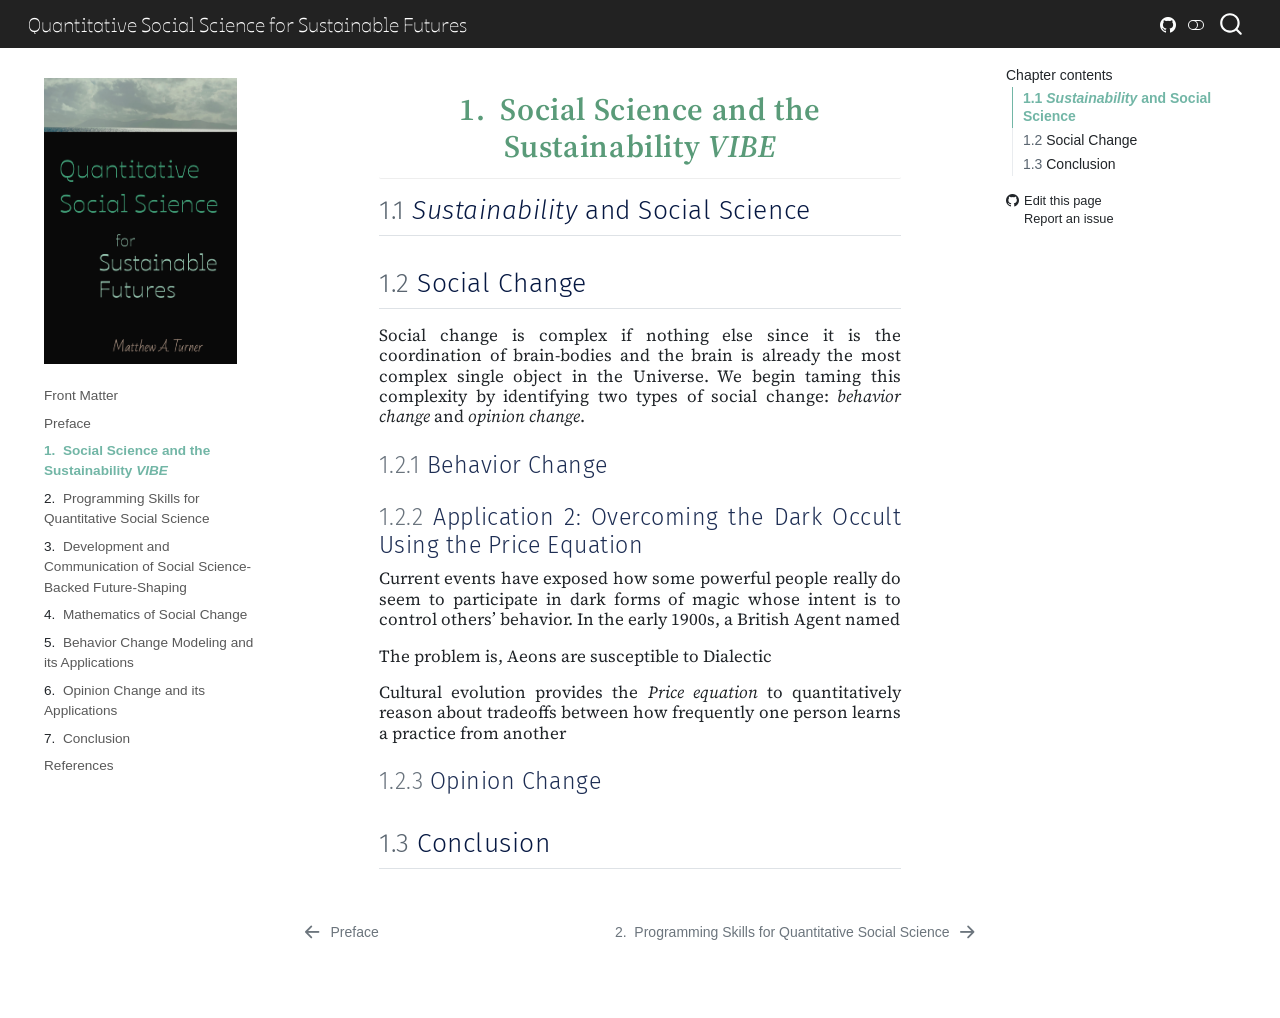
<file: Introduction.html>
<!DOCTYPE html>
<html xmlns="http://www.w3.org/1999/xhtml" lang="en" xml:lang="en"><head>

<meta charset="utf-8">
<meta name="generator" content="quarto-1.6.39">

<meta name="viewport" content="width=device-width, initial-scale=1.0, user-scalable=yes">


<title>1&nbsp; Social Science and the Sustainability VIBE – Quantitative Social Science for Sustainable Futures</title>
<style>
code{white-space: pre-wrap;}
span.smallcaps{font-variant: small-caps;}
div.columns{display: flex; gap: min(4vw, 1.5em);}
div.column{flex: auto; overflow-x: auto;}
div.hanging-indent{margin-left: 1.5em; text-indent: -1.5em;}
ul.task-list{list-style: none;}
ul.task-list li input[type="checkbox"] {
  width: 0.8em;
  margin: 0 0.8em 0.2em -1em; /* quarto-specific, see https://github.com/quarto-dev/quarto-cli/issues/4556 */ 
  vertical-align: middle;
}
</style>


<script src="site_libs/quarto-nav/quarto-nav.js"></script>
<script src="site_libs/quarto-nav/headroom.min.js"></script>
<script src="site_libs/clipboard/clipboard.min.js"></script>
<script src="site_libs/quarto-search/autocomplete.umd.js"></script>
<script src="site_libs/quarto-search/fuse.min.js"></script>
<script src="site_libs/quarto-search/quarto-search.js"></script>
<meta name="quarto:offset" content="./">
<link href="./Programming.html" rel="next">
<link href="./Preface.html" rel="prev">
<script src="site_libs/quarto-html/quarto.js"></script>
<script src="site_libs/quarto-html/popper.min.js"></script>
<script src="site_libs/quarto-html/tippy.umd.min.js"></script>
<script src="site_libs/quarto-html/anchor.min.js"></script>
<link href="site_libs/quarto-html/tippy.css" rel="stylesheet">
<link href="site_libs/quarto-html/quarto-syntax-highlighting-179075414b465f8c4eebc8589a03d56f.css" rel="stylesheet" class="quarto-color-scheme" id="quarto-text-highlighting-styles">
<link href="site_libs/quarto-html/quarto-syntax-highlighting-dark-d5577186b738bc1f67d6526215407722.css" rel="prefetch" class="quarto-color-scheme quarto-color-alternate" id="quarto-text-highlighting-styles">
<script src="site_libs/bootstrap/bootstrap.min.js"></script>
<link href="site_libs/bootstrap/bootstrap-icons.css" rel="stylesheet">
<link href="site_libs/bootstrap/bootstrap-da7631089a2f47c854a13fabf1952da2.min.css" rel="stylesheet" append-hash="true" class="quarto-color-scheme" id="quarto-bootstrap" data-mode="light">
<link href="site_libs/bootstrap/bootstrap-dark-9f0af679a05ea4b39908673edb0c6b86.min.css" rel="prefetch" append-hash="true" class="quarto-color-scheme quarto-color-alternate" id="quarto-bootstrap" data-mode="dark">
<script id="quarto-search-options" type="application/json">{
  "location": "navbar",
  "copy-button": false,
  "collapse-after": 3,
  "panel-placement": "end",
  "type": "overlay",
  "limit": 50,
  "keyboard-shortcut": [
    "f",
    "/",
    "s"
  ],
  "show-item-context": false,
  "language": {
    "search-no-results-text": "No results",
    "search-matching-documents-text": "matching documents",
    "search-copy-link-title": "Copy link to search",
    "search-hide-matches-text": "Hide additional matches",
    "search-more-match-text": "more match in this document",
    "search-more-matches-text": "more matches in this document",
    "search-clear-button-title": "Clear",
    "search-text-placeholder": "",
    "search-detached-cancel-button-title": "Cancel",
    "search-submit-button-title": "Submit",
    "search-label": "Search"
  }
}</script>


</head>

<body class="nav-sidebar floating nav-fixed">

<div id="quarto-search-results"></div>
  <header id="quarto-header" class="headroom fixed-top">
    <nav class="navbar navbar-expand-lg " data-bs-theme="dark">
      <div class="navbar-container container-fluid">
      <div class="navbar-brand-container mx-auto">
    <a class="navbar-brand" href="./index.html">
    <span class="navbar-title">Quantitative Social Science for Sustainable Futures</span>
    </a>
  </div>
        <div class="quarto-navbar-tools tools-end">
    <a href="https://github.com/mt-digital/QSS-Book" title="Source Code" class="quarto-navigation-tool px-1" aria-label="Source Code"><i class="bi bi-github"></i></a>
  <a href="" class="quarto-color-scheme-toggle quarto-navigation-tool  px-1" onclick="window.quartoToggleColorScheme(); return false;" title="Toggle dark mode"><i class="bi"></i></a>
</div>
          <div id="quarto-search" class="" title="Search"></div>
      </div> <!-- /container-fluid -->
    </nav>
  <nav class="quarto-secondary-nav">
    <div class="container-fluid d-flex">
      <button type="button" class="quarto-btn-toggle btn" data-bs-toggle="collapse" role="button" data-bs-target=".quarto-sidebar-collapse-item" aria-controls="quarto-sidebar" aria-expanded="false" aria-label="Toggle sidebar navigation" onclick="if (window.quartoToggleHeadroom) { window.quartoToggleHeadroom(); }">
        <i class="bi bi-layout-text-sidebar-reverse"></i>
      </button>
        <nav class="quarto-page-breadcrumbs" aria-label="breadcrumb"><ol class="breadcrumb"><li class="breadcrumb-item"><a href="./Introduction.html"><span class="chapter-number">1</span>&nbsp; <span class="chapter-title">Social Science and the Sustainability <em>VIBE</em></span></a></li></ol></nav>
        <a class="flex-grow-1" role="navigation" data-bs-toggle="collapse" data-bs-target=".quarto-sidebar-collapse-item" aria-controls="quarto-sidebar" aria-expanded="false" aria-label="Toggle sidebar navigation" onclick="if (window.quartoToggleHeadroom) { window.quartoToggleHeadroom(); }">      
        </a>
    </div>
  </nav>
</header>
<!-- content -->
<div id="quarto-content" class="quarto-container page-columns page-rows-contents page-layout-article page-navbar">
<!-- sidebar -->
  <nav id="quarto-sidebar" class="sidebar collapse collapse-horizontal quarto-sidebar-collapse-item sidebar-navigation floating overflow-auto">
    <div class="pt-lg-2 mt-2 text-left sidebar-header sidebar-header-stacked">
      <a href="./index.html" class="sidebar-logo-link">
      <img src="./images/Cover.png" alt="" class="sidebar-logo py-0 d-lg-inline d-none">
      </a>
      </div>
    <div class="sidebar-menu-container"> 
    <ul class="list-unstyled mt-1">
        <li class="sidebar-item">
  <div class="sidebar-item-container"> 
  <a href="./index.html" class="sidebar-item-text sidebar-link">
 <span class="menu-text">Front Matter</span></a>
  </div>
</li>
        <li class="sidebar-item">
  <div class="sidebar-item-container"> 
  <a href="./Preface.html" class="sidebar-item-text sidebar-link">
 <span class="menu-text">Preface</span></a>
  </div>
</li>
        <li class="sidebar-item">
  <div class="sidebar-item-container"> 
  <a href="./Introduction.html" class="sidebar-item-text sidebar-link active">
 <span class="menu-text"><span class="chapter-number">1</span>&nbsp; <span class="chapter-title">Social Science and the Sustainability <em>VIBE</em></span></span></a>
  </div>
</li>
        <li class="sidebar-item">
  <div class="sidebar-item-container"> 
  <a href="./Programming.html" class="sidebar-item-text sidebar-link">
 <span class="menu-text"><span class="chapter-number">2</span>&nbsp; <span class="chapter-title">Programming Skills for Quantitative Social Science</span></span></a>
  </div>
</li>
        <li class="sidebar-item">
  <div class="sidebar-item-container"> 
  <a href="./Development.html" class="sidebar-item-text sidebar-link">
 <span class="menu-text"><span class="chapter-number">3</span>&nbsp; <span class="chapter-title">Development and Communication of Social Science-Backed Future-Shaping</span></span></a>
  </div>
</li>
        <li class="sidebar-item">
  <div class="sidebar-item-container"> 
  <a href="./Mathematics.html" class="sidebar-item-text sidebar-link">
 <span class="menu-text"><span class="chapter-number">4</span>&nbsp; <span class="chapter-title">Mathematics of Social Change</span></span></a>
  </div>
</li>
        <li class="sidebar-item">
  <div class="sidebar-item-container"> 
  <a href="./BehaviorChange.html" class="sidebar-item-text sidebar-link">
 <span class="menu-text"><span class="chapter-number">5</span>&nbsp; <span class="chapter-title">Behavior Change Modeling and its Applications</span></span></a>
  </div>
</li>
        <li class="sidebar-item">
  <div class="sidebar-item-container"> 
  <a href="./OpinionChange.html" class="sidebar-item-text sidebar-link">
 <span class="menu-text"><span class="chapter-number">6</span>&nbsp; <span class="chapter-title">Opinion Change and its Applications</span></span></a>
  </div>
</li>
        <li class="sidebar-item">
  <div class="sidebar-item-container"> 
  <a href="./Conclusion.html" class="sidebar-item-text sidebar-link">
 <span class="menu-text"><span class="chapter-number">7</span>&nbsp; <span class="chapter-title">Conclusion</span></span></a>
  </div>
</li>
        <li class="sidebar-item">
  <div class="sidebar-item-container"> 
  <a href="./References.html" class="sidebar-item-text sidebar-link">
 <span class="menu-text">References</span></a>
  </div>
</li>
    </ul>
    </div>
</nav>
<div id="quarto-sidebar-glass" class="quarto-sidebar-collapse-item" data-bs-toggle="collapse" data-bs-target=".quarto-sidebar-collapse-item"></div>
<!-- margin-sidebar -->
    <div id="quarto-margin-sidebar" class="sidebar margin-sidebar">
        <nav id="TOC" role="doc-toc" class="toc-active">
    <h2 id="toc-title">Chapter contents</h2>
   
  <ul>
  <li><a href="#sustainability-and-social-science" id="toc-sustainability-and-social-science" class="nav-link active" data-scroll-target="#sustainability-and-social-science"><span class="header-section-number">1.1</span> <em>Sustainability</em> and Social Science</a></li>
  <li><a href="#social-change" id="toc-social-change" class="nav-link" data-scroll-target="#social-change"><span class="header-section-number">1.2</span> Social Change</a>
  <ul class="collapse">
  <li><a href="#behavior-change" id="toc-behavior-change" class="nav-link" data-scroll-target="#behavior-change"><span class="header-section-number">1.2.1</span> Behavior Change</a></li>
  <li><a href="#application-2-overcoming-the-dark-occult-using-the-price-equation" id="toc-application-2-overcoming-the-dark-occult-using-the-price-equation" class="nav-link" data-scroll-target="#application-2-overcoming-the-dark-occult-using-the-price-equation"><span class="header-section-number">1.2.2</span> Application 2: Overcoming the Dark Occult Using the Price Equation</a></li>
  <li><a href="#opinion-change" id="toc-opinion-change" class="nav-link" data-scroll-target="#opinion-change"><span class="header-section-number">1.2.3</span> Opinion Change</a></li>
  </ul></li>
  <li><a href="#conclusion" id="toc-conclusion" class="nav-link" data-scroll-target="#conclusion"><span class="header-section-number">1.3</span> Conclusion</a></li>
  </ul>
<div class="toc-actions"><ul><li><a href="https://github.com/mt-digital/QSS-Book/edit/main/Introduction.qmd" class="toc-action"><i class="bi bi-github"></i>Edit this page</a></li><li><a href="https://github.com/mt-digital/QSS-Book/issues/new" class="toc-action"><i class="bi empty"></i>Report an issue</a></li></ul></div></nav>
    </div>
<!-- main -->
<main class="content" id="quarto-document-content">

<header id="title-block-header" class="quarto-title-block default">
<div class="quarto-title">
<h1 class="title"><span class="chapter-number">1</span>&nbsp; <span class="chapter-title">Social Science and the Sustainability <em>VIBE</em></span></h1>
</div>



<div class="quarto-title-meta">

    
  
    
  </div>
  


</header>


<section id="sustainability-and-social-science" class="level2" data-number="1.1">
<h2 data-number="1.1" class="anchored" data-anchor-id="sustainability-and-social-science"><span class="header-section-number">1.1</span> <em>Sustainability</em> and Social Science</h2>
</section>
<section id="social-change" class="level2" data-number="1.2">
<h2 data-number="1.2" class="anchored" data-anchor-id="social-change"><span class="header-section-number">1.2</span> Social Change</h2>
<p>Social change is complex if nothing else since it is the coordination of brain-bodies and the brain is already the most complex single object in the Universe. We begin taming this complexity by identifying two types of social change: <em>behavior change</em> and <em>opinion change</em>.</p>
<section id="behavior-change" class="level3" data-number="1.2.1">
<h3 data-number="1.2.1" class="anchored" data-anchor-id="behavior-change"><span class="header-section-number">1.2.1</span> Behavior Change</h3>
</section>
<section id="application-2-overcoming-the-dark-occult-using-the-price-equation" class="level3" data-number="1.2.2">
<h3 data-number="1.2.2" class="anchored" data-anchor-id="application-2-overcoming-the-dark-occult-using-the-price-equation"><span class="header-section-number">1.2.2</span> Application 2: Overcoming the Dark Occult Using the Price Equation</h3>
<p>Current events have exposed how some powerful people really do seem to participate in dark forms of magic whose intent is to control others’ behavior. In the early 1900s, a British Agent named</p>
<p>The problem is, Aeons are susceptible to Dialectic</p>
<p>Cultural evolution provides the <em>Price equation</em> to quantitatively reason about tradeoffs between how frequently one person learns a practice from another</p>
</section>
<section id="opinion-change" class="level3" data-number="1.2.3">
<h3 data-number="1.2.3" class="anchored" data-anchor-id="opinion-change"><span class="header-section-number">1.2.3</span> Opinion Change</h3>
</section>
</section>
<section id="conclusion" class="level2" data-number="1.3">
<h2 data-number="1.3" class="anchored" data-anchor-id="conclusion"><span class="header-section-number">1.3</span> Conclusion</h2>


</section>

</main> <!-- /main -->
<script id="quarto-html-after-body" type="application/javascript">
window.document.addEventListener("DOMContentLoaded", function (event) {
  const toggleBodyColorMode = (bsSheetEl) => {
    const mode = bsSheetEl.getAttribute("data-mode");
    const bodyEl = window.document.querySelector("body");
    if (mode === "dark") {
      bodyEl.classList.add("quarto-dark");
      bodyEl.classList.remove("quarto-light");
    } else {
      bodyEl.classList.add("quarto-light");
      bodyEl.classList.remove("quarto-dark");
    }
  }
  const toggleBodyColorPrimary = () => {
    const bsSheetEl = window.document.querySelector("link#quarto-bootstrap");
    if (bsSheetEl) {
      toggleBodyColorMode(bsSheetEl);
    }
  }
  toggleBodyColorPrimary();  
  const disableStylesheet = (stylesheets) => {
    for (let i=0; i < stylesheets.length; i++) {
      const stylesheet = stylesheets[i];
      stylesheet.rel = 'prefetch';
    }
  }
  const enableStylesheet = (stylesheets) => {
    for (let i=0; i < stylesheets.length; i++) {
      const stylesheet = stylesheets[i];
      stylesheet.rel = 'stylesheet';
    }
  }
  const manageTransitions = (selector, allowTransitions) => {
    const els = window.document.querySelectorAll(selector);
    for (let i=0; i < els.length; i++) {
      const el = els[i];
      if (allowTransitions) {
        el.classList.remove('notransition');
      } else {
        el.classList.add('notransition');
      }
    }
  }
  const toggleGiscusIfUsed = (isAlternate, darkModeDefault) => {
    const baseTheme = document.querySelector('#giscus-base-theme')?.value ?? 'light';
    const alternateTheme = document.querySelector('#giscus-alt-theme')?.value ?? 'dark';
    let newTheme = '';
    if(darkModeDefault) {
      newTheme = isAlternate ? baseTheme : alternateTheme;
    } else {
      newTheme = isAlternate ? alternateTheme : baseTheme;
    }
    const changeGiscusTheme = () => {
      // From: https://github.com/giscus/giscus/issues/336
      const sendMessage = (message) => {
        const iframe = document.querySelector('iframe.giscus-frame');
        if (!iframe) return;
        iframe.contentWindow.postMessage({ giscus: message }, 'https://giscus.app');
      }
      sendMessage({
        setConfig: {
          theme: newTheme
        }
      });
    }
    const isGiscussLoaded = window.document.querySelector('iframe.giscus-frame') !== null;
    if (isGiscussLoaded) {
      changeGiscusTheme();
    }
  }
  const toggleColorMode = (alternate) => {
    // Switch the stylesheets
    const alternateStylesheets = window.document.querySelectorAll('link.quarto-color-scheme.quarto-color-alternate');
    manageTransitions('#quarto-margin-sidebar .nav-link', false);
    if (alternate) {
      enableStylesheet(alternateStylesheets);
      for (const sheetNode of alternateStylesheets) {
        if (sheetNode.id === "quarto-bootstrap") {
          toggleBodyColorMode(sheetNode);
        }
      }
    } else {
      disableStylesheet(alternateStylesheets);
      toggleBodyColorPrimary();
    }
    manageTransitions('#quarto-margin-sidebar .nav-link', true);
    // Switch the toggles
    const toggles = window.document.querySelectorAll('.quarto-color-scheme-toggle');
    for (let i=0; i < toggles.length; i++) {
      const toggle = toggles[i];
      if (toggle) {
        if (alternate) {
          toggle.classList.add("alternate");     
        } else {
          toggle.classList.remove("alternate");
        }
      }
    }
    // Hack to workaround the fact that safari doesn't
    // properly recolor the scrollbar when toggling (#1455)
    if (navigator.userAgent.indexOf('Safari') > 0 && navigator.userAgent.indexOf('Chrome') == -1) {
      manageTransitions("body", false);
      window.scrollTo(0, 1);
      setTimeout(() => {
        window.scrollTo(0, 0);
        manageTransitions("body", true);
      }, 40);  
    }
  }
  const isFileUrl = () => { 
    return window.location.protocol === 'file:';
  }
  const hasAlternateSentinel = () => {  
    let styleSentinel = getColorSchemeSentinel();
    if (styleSentinel !== null) {
      return styleSentinel === "alternate";
    } else {
      return false;
    }
  }
  const setStyleSentinel = (alternate) => {
    const value = alternate ? "alternate" : "default";
    if (!isFileUrl()) {
      window.localStorage.setItem("quarto-color-scheme", value);
    } else {
      localAlternateSentinel = value;
    }
  }
  const getColorSchemeSentinel = () => {
    if (!isFileUrl()) {
      const storageValue = window.localStorage.getItem("quarto-color-scheme");
      return storageValue != null ? storageValue : localAlternateSentinel;
    } else {
      return localAlternateSentinel;
    }
  }
  const darkModeDefault = false;
  let localAlternateSentinel = darkModeDefault ? 'alternate' : 'default';
  // Dark / light mode switch
  window.quartoToggleColorScheme = () => {
    // Read the current dark / light value 
    let toAlternate = !hasAlternateSentinel();
    toggleColorMode(toAlternate);
    setStyleSentinel(toAlternate);
    toggleGiscusIfUsed(toAlternate, darkModeDefault);
  };
  // Ensure there is a toggle, if there isn't float one in the top right
  if (window.document.querySelector('.quarto-color-scheme-toggle') === null) {
    const a = window.document.createElement('a');
    a.classList.add('top-right');
    a.classList.add('quarto-color-scheme-toggle');
    a.href = "";
    a.onclick = function() { try { window.quartoToggleColorScheme(); } catch {} return false; };
    const i = window.document.createElement("i");
    i.classList.add('bi');
    a.appendChild(i);
    window.document.body.appendChild(a);
  }
  // Switch to dark mode if need be
  if (hasAlternateSentinel()) {
    toggleColorMode(true);
  } else {
    toggleColorMode(false);
  }
  const icon = "";
  const anchorJS = new window.AnchorJS();
  anchorJS.options = {
    placement: 'right',
    icon: icon
  };
  anchorJS.add('.anchored');
  const isCodeAnnotation = (el) => {
    for (const clz of el.classList) {
      if (clz.startsWith('code-annotation-')) {                     
        return true;
      }
    }
    return false;
  }
  const onCopySuccess = function(e) {
    // button target
    const button = e.trigger;
    // don't keep focus
    button.blur();
    // flash "checked"
    button.classList.add('code-copy-button-checked');
    var currentTitle = button.getAttribute("title");
    button.setAttribute("title", "Copied!");
    let tooltip;
    if (window.bootstrap) {
      button.setAttribute("data-bs-toggle", "tooltip");
      button.setAttribute("data-bs-placement", "left");
      button.setAttribute("data-bs-title", "Copied!");
      tooltip = new bootstrap.Tooltip(button, 
        { trigger: "manual", 
          customClass: "code-copy-button-tooltip",
          offset: [0, -8]});
      tooltip.show();    
    }
    setTimeout(function() {
      if (tooltip) {
        tooltip.hide();
        button.removeAttribute("data-bs-title");
        button.removeAttribute("data-bs-toggle");
        button.removeAttribute("data-bs-placement");
      }
      button.setAttribute("title", currentTitle);
      button.classList.remove('code-copy-button-checked');
    }, 1000);
    // clear code selection
    e.clearSelection();
  }
  const getTextToCopy = function(trigger) {
      const codeEl = trigger.previousElementSibling.cloneNode(true);
      for (const childEl of codeEl.children) {
        if (isCodeAnnotation(childEl)) {
          childEl.remove();
        }
      }
      return codeEl.innerText;
  }
  const clipboard = new window.ClipboardJS('.code-copy-button:not([data-in-quarto-modal])', {
    text: getTextToCopy
  });
  clipboard.on('success', onCopySuccess);
  if (window.document.getElementById('quarto-embedded-source-code-modal')) {
    const clipboardModal = new window.ClipboardJS('.code-copy-button[data-in-quarto-modal]', {
      text: getTextToCopy,
      container: window.document.getElementById('quarto-embedded-source-code-modal')
    });
    clipboardModal.on('success', onCopySuccess);
  }
    var localhostRegex = new RegExp(/^(?:http|https):\/\/localhost\:?[0-9]*\//);
    var mailtoRegex = new RegExp(/^mailto:/);
      var filterRegex = new RegExp('/' + window.location.host + '/');
    var isInternal = (href) => {
        return filterRegex.test(href) || localhostRegex.test(href) || mailtoRegex.test(href);
    }
    // Inspect non-navigation links and adorn them if external
 	var links = window.document.querySelectorAll('a[href]:not(.nav-link):not(.navbar-brand):not(.toc-action):not(.sidebar-link):not(.sidebar-item-toggle):not(.pagination-link):not(.no-external):not([aria-hidden]):not(.dropdown-item):not(.quarto-navigation-tool):not(.about-link)');
    for (var i=0; i<links.length; i++) {
      const link = links[i];
      if (!isInternal(link.href)) {
        // undo the damage that might have been done by quarto-nav.js in the case of
        // links that we want to consider external
        if (link.dataset.originalHref !== undefined) {
          link.href = link.dataset.originalHref;
        }
      }
    }
  function tippyHover(el, contentFn, onTriggerFn, onUntriggerFn) {
    const config = {
      allowHTML: true,
      maxWidth: 500,
      delay: 100,
      arrow: false,
      appendTo: function(el) {
          return el.parentElement;
      },
      interactive: true,
      interactiveBorder: 10,
      theme: 'quarto',
      placement: 'bottom-start',
    };
    if (contentFn) {
      config.content = contentFn;
    }
    if (onTriggerFn) {
      config.onTrigger = onTriggerFn;
    }
    if (onUntriggerFn) {
      config.onUntrigger = onUntriggerFn;
    }
    window.tippy(el, config); 
  }
  const noterefs = window.document.querySelectorAll('a[role="doc-noteref"]');
  for (var i=0; i<noterefs.length; i++) {
    const ref = noterefs[i];
    tippyHover(ref, function() {
      // use id or data attribute instead here
      let href = ref.getAttribute('data-footnote-href') || ref.getAttribute('href');
      try { href = new URL(href).hash; } catch {}
      const id = href.replace(/^#\/?/, "");
      const note = window.document.getElementById(id);
      if (note) {
        return note.innerHTML;
      } else {
        return "";
      }
    });
  }
  const xrefs = window.document.querySelectorAll('a.quarto-xref');
  const processXRef = (id, note) => {
    // Strip column container classes
    const stripColumnClz = (el) => {
      el.classList.remove("page-full", "page-columns");
      if (el.children) {
        for (const child of el.children) {
          stripColumnClz(child);
        }
      }
    }
    stripColumnClz(note)
    if (id === null || id.startsWith('sec-')) {
      // Special case sections, only their first couple elements
      const container = document.createElement("div");
      if (note.children && note.children.length > 2) {
        container.appendChild(note.children[0].cloneNode(true));
        for (let i = 1; i < note.children.length; i++) {
          const child = note.children[i];
          if (child.tagName === "P" && child.innerText === "") {
            continue;
          } else {
            container.appendChild(child.cloneNode(true));
            break;
          }
        }
        if (window.Quarto?.typesetMath) {
          window.Quarto.typesetMath(container);
        }
        return container.innerHTML
      } else {
        if (window.Quarto?.typesetMath) {
          window.Quarto.typesetMath(note);
        }
        return note.innerHTML;
      }
    } else {
      // Remove any anchor links if they are present
      const anchorLink = note.querySelector('a.anchorjs-link');
      if (anchorLink) {
        anchorLink.remove();
      }
      if (window.Quarto?.typesetMath) {
        window.Quarto.typesetMath(note);
      }
      if (note.classList.contains("callout")) {
        return note.outerHTML;
      } else {
        return note.innerHTML;
      }
    }
  }
  for (var i=0; i<xrefs.length; i++) {
    const xref = xrefs[i];
    tippyHover(xref, undefined, function(instance) {
      instance.disable();
      let url = xref.getAttribute('href');
      let hash = undefined; 
      if (url.startsWith('#')) {
        hash = url;
      } else {
        try { hash = new URL(url).hash; } catch {}
      }
      if (hash) {
        const id = hash.replace(/^#\/?/, "");
        const note = window.document.getElementById(id);
        if (note !== null) {
          try {
            const html = processXRef(id, note.cloneNode(true));
            instance.setContent(html);
          } finally {
            instance.enable();
            instance.show();
          }
        } else {
          // See if we can fetch this
          fetch(url.split('#')[0])
          .then(res => res.text())
          .then(html => {
            const parser = new DOMParser();
            const htmlDoc = parser.parseFromString(html, "text/html");
            const note = htmlDoc.getElementById(id);
            if (note !== null) {
              const html = processXRef(id, note);
              instance.setContent(html);
            } 
          }).finally(() => {
            instance.enable();
            instance.show();
          });
        }
      } else {
        // See if we can fetch a full url (with no hash to target)
        // This is a special case and we should probably do some content thinning / targeting
        fetch(url)
        .then(res => res.text())
        .then(html => {
          const parser = new DOMParser();
          const htmlDoc = parser.parseFromString(html, "text/html");
          const note = htmlDoc.querySelector('main.content');
          if (note !== null) {
            // This should only happen for chapter cross references
            // (since there is no id in the URL)
            // remove the first header
            if (note.children.length > 0 && note.children[0].tagName === "HEADER") {
              note.children[0].remove();
            }
            const html = processXRef(null, note);
            instance.setContent(html);
          } 
        }).finally(() => {
          instance.enable();
          instance.show();
        });
      }
    }, function(instance) {
    });
  }
      let selectedAnnoteEl;
      const selectorForAnnotation = ( cell, annotation) => {
        let cellAttr = 'data-code-cell="' + cell + '"';
        let lineAttr = 'data-code-annotation="' +  annotation + '"';
        const selector = 'span[' + cellAttr + '][' + lineAttr + ']';
        return selector;
      }
      const selectCodeLines = (annoteEl) => {
        const doc = window.document;
        const targetCell = annoteEl.getAttribute("data-target-cell");
        const targetAnnotation = annoteEl.getAttribute("data-target-annotation");
        const annoteSpan = window.document.querySelector(selectorForAnnotation(targetCell, targetAnnotation));
        const lines = annoteSpan.getAttribute("data-code-lines").split(",");
        const lineIds = lines.map((line) => {
          return targetCell + "-" + line;
        })
        let top = null;
        let height = null;
        let parent = null;
        if (lineIds.length > 0) {
            //compute the position of the single el (top and bottom and make a div)
            const el = window.document.getElementById(lineIds[0]);
            top = el.offsetTop;
            height = el.offsetHeight;
            parent = el.parentElement.parentElement;
          if (lineIds.length > 1) {
            const lastEl = window.document.getElementById(lineIds[lineIds.length - 1]);
            const bottom = lastEl.offsetTop + lastEl.offsetHeight;
            height = bottom - top;
          }
          if (top !== null && height !== null && parent !== null) {
            // cook up a div (if necessary) and position it 
            let div = window.document.getElementById("code-annotation-line-highlight");
            if (div === null) {
              div = window.document.createElement("div");
              div.setAttribute("id", "code-annotation-line-highlight");
              div.style.position = 'absolute';
              parent.appendChild(div);
            }
            div.style.top = top - 2 + "px";
            div.style.height = height + 4 + "px";
            div.style.left = 0;
            let gutterDiv = window.document.getElementById("code-annotation-line-highlight-gutter");
            if (gutterDiv === null) {
              gutterDiv = window.document.createElement("div");
              gutterDiv.setAttribute("id", "code-annotation-line-highlight-gutter");
              gutterDiv.style.position = 'absolute';
              const codeCell = window.document.getElementById(targetCell);
              const gutter = codeCell.querySelector('.code-annotation-gutter');
              gutter.appendChild(gutterDiv);
            }
            gutterDiv.style.top = top - 2 + "px";
            gutterDiv.style.height = height + 4 + "px";
          }
          selectedAnnoteEl = annoteEl;
        }
      };
      const unselectCodeLines = () => {
        const elementsIds = ["code-annotation-line-highlight", "code-annotation-line-highlight-gutter"];
        elementsIds.forEach((elId) => {
          const div = window.document.getElementById(elId);
          if (div) {
            div.remove();
          }
        });
        selectedAnnoteEl = undefined;
      };
        // Handle positioning of the toggle
    window.addEventListener(
      "resize",
      throttle(() => {
        elRect = undefined;
        if (selectedAnnoteEl) {
          selectCodeLines(selectedAnnoteEl);
        }
      }, 10)
    );
    function throttle(fn, ms) {
    let throttle = false;
    let timer;
      return (...args) => {
        if(!throttle) { // first call gets through
            fn.apply(this, args);
            throttle = true;
        } else { // all the others get throttled
            if(timer) clearTimeout(timer); // cancel #2
            timer = setTimeout(() => {
              fn.apply(this, args);
              timer = throttle = false;
            }, ms);
        }
      };
    }
      // Attach click handler to the DT
      const annoteDls = window.document.querySelectorAll('dt[data-target-cell]');
      for (const annoteDlNode of annoteDls) {
        annoteDlNode.addEventListener('click', (event) => {
          const clickedEl = event.target;
          if (clickedEl !== selectedAnnoteEl) {
            unselectCodeLines();
            const activeEl = window.document.querySelector('dt[data-target-cell].code-annotation-active');
            if (activeEl) {
              activeEl.classList.remove('code-annotation-active');
            }
            selectCodeLines(clickedEl);
            clickedEl.classList.add('code-annotation-active');
          } else {
            // Unselect the line
            unselectCodeLines();
            clickedEl.classList.remove('code-annotation-active');
          }
        });
      }
  const findCites = (el) => {
    const parentEl = el.parentElement;
    if (parentEl) {
      const cites = parentEl.dataset.cites;
      if (cites) {
        return {
          el,
          cites: cites.split(' ')
        };
      } else {
        return findCites(el.parentElement)
      }
    } else {
      return undefined;
    }
  };
  var bibliorefs = window.document.querySelectorAll('a[role="doc-biblioref"]');
  for (var i=0; i<bibliorefs.length; i++) {
    const ref = bibliorefs[i];
    const citeInfo = findCites(ref);
    if (citeInfo) {
      tippyHover(citeInfo.el, function() {
        var popup = window.document.createElement('div');
        citeInfo.cites.forEach(function(cite) {
          var citeDiv = window.document.createElement('div');
          citeDiv.classList.add('hanging-indent');
          citeDiv.classList.add('csl-entry');
          var biblioDiv = window.document.getElementById('ref-' + cite);
          if (biblioDiv) {
            citeDiv.innerHTML = biblioDiv.innerHTML;
          }
          popup.appendChild(citeDiv);
        });
        return popup.innerHTML;
      });
    }
  }
});
</script>
<nav class="page-navigation">
  <div class="nav-page nav-page-previous">
      <a href="./Preface.html" class="pagination-link" aria-label="Preface">
        <i class="bi bi-arrow-left-short"></i> <span class="nav-page-text">Preface</span>
      </a>          
  </div>
  <div class="nav-page nav-page-next">
      <a href="./Programming.html" class="pagination-link" aria-label="Programming Skills for Quantitative Social Science">
        <span class="nav-page-text"><span class="chapter-number">2</span>&nbsp; <span class="chapter-title">Programming Skills for Quantitative Social Science</span></span> <i class="bi bi-arrow-right-short"></i>
      </a>
  </div>
</nav>
</div> <!-- /content -->




<footer class="footer"><div class="nav-footer"><div class="nav-footer-center"><div class="toc-actions d-sm-block d-md-none"><ul><li><a href="https://github.com/mt-digital/QSS-Book/edit/main/Introduction.qmd" class="toc-action"><i class="bi bi-github"></i>Edit this page</a></li><li><a href="https://github.com/mt-digital/QSS-Book/issues/new" class="toc-action"><i class="bi empty"></i>Report an issue</a></li></ul></div></div></div></footer></body></html>
</file>
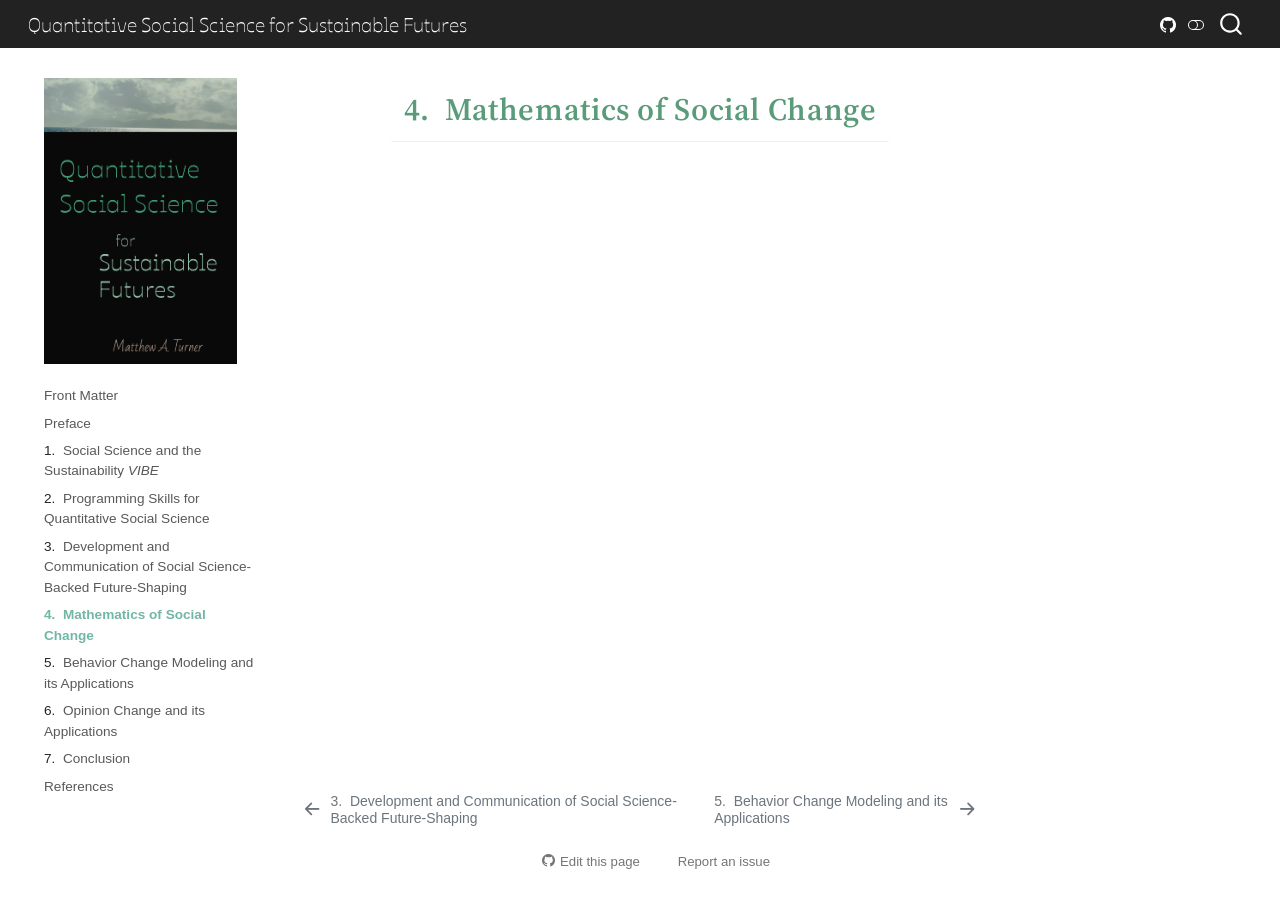
<file: Mathematics.html>
<!DOCTYPE html>
<html xmlns="http://www.w3.org/1999/xhtml" lang="en" xml:lang="en"><head>

<meta charset="utf-8">
<meta name="generator" content="quarto-1.6.39">

<meta name="viewport" content="width=device-width, initial-scale=1.0, user-scalable=yes">


<title>4&nbsp; Mathematics of Social Change – Quantitative Social Science for Sustainable Futures</title>
<style>
code{white-space: pre-wrap;}
span.smallcaps{font-variant: small-caps;}
div.columns{display: flex; gap: min(4vw, 1.5em);}
div.column{flex: auto; overflow-x: auto;}
div.hanging-indent{margin-left: 1.5em; text-indent: -1.5em;}
ul.task-list{list-style: none;}
ul.task-list li input[type="checkbox"] {
  width: 0.8em;
  margin: 0 0.8em 0.2em -1em; /* quarto-specific, see https://github.com/quarto-dev/quarto-cli/issues/4556 */ 
  vertical-align: middle;
}
</style>


<script src="site_libs/quarto-nav/quarto-nav.js"></script>
<script src="site_libs/quarto-nav/headroom.min.js"></script>
<script src="site_libs/clipboard/clipboard.min.js"></script>
<script src="site_libs/quarto-search/autocomplete.umd.js"></script>
<script src="site_libs/quarto-search/fuse.min.js"></script>
<script src="site_libs/quarto-search/quarto-search.js"></script>
<meta name="quarto:offset" content="./">
<link href="./BehaviorChange.html" rel="next">
<link href="./Development.html" rel="prev">
<script src="site_libs/quarto-html/quarto.js"></script>
<script src="site_libs/quarto-html/popper.min.js"></script>
<script src="site_libs/quarto-html/tippy.umd.min.js"></script>
<script src="site_libs/quarto-html/anchor.min.js"></script>
<link href="site_libs/quarto-html/tippy.css" rel="stylesheet">
<link href="site_libs/quarto-html/quarto-syntax-highlighting-179075414b465f8c4eebc8589a03d56f.css" rel="stylesheet" class="quarto-color-scheme" id="quarto-text-highlighting-styles">
<link href="site_libs/quarto-html/quarto-syntax-highlighting-dark-d5577186b738bc1f67d6526215407722.css" rel="prefetch" class="quarto-color-scheme quarto-color-alternate" id="quarto-text-highlighting-styles">
<script src="site_libs/bootstrap/bootstrap.min.js"></script>
<link href="site_libs/bootstrap/bootstrap-icons.css" rel="stylesheet">
<link href="site_libs/bootstrap/bootstrap-da7631089a2f47c854a13fabf1952da2.min.css" rel="stylesheet" append-hash="true" class="quarto-color-scheme" id="quarto-bootstrap" data-mode="light">
<link href="site_libs/bootstrap/bootstrap-dark-9f0af679a05ea4b39908673edb0c6b86.min.css" rel="prefetch" append-hash="true" class="quarto-color-scheme quarto-color-alternate" id="quarto-bootstrap" data-mode="dark">
<script id="quarto-search-options" type="application/json">{
  "location": "navbar",
  "copy-button": false,
  "collapse-after": 3,
  "panel-placement": "end",
  "type": "overlay",
  "limit": 50,
  "keyboard-shortcut": [
    "f",
    "/",
    "s"
  ],
  "show-item-context": false,
  "language": {
    "search-no-results-text": "No results",
    "search-matching-documents-text": "matching documents",
    "search-copy-link-title": "Copy link to search",
    "search-hide-matches-text": "Hide additional matches",
    "search-more-match-text": "more match in this document",
    "search-more-matches-text": "more matches in this document",
    "search-clear-button-title": "Clear",
    "search-text-placeholder": "",
    "search-detached-cancel-button-title": "Cancel",
    "search-submit-button-title": "Submit",
    "search-label": "Search"
  }
}</script>


</head>

<body class="nav-sidebar floating nav-fixed">

<div id="quarto-search-results"></div>
  <header id="quarto-header" class="headroom fixed-top">
    <nav class="navbar navbar-expand-lg " data-bs-theme="dark">
      <div class="navbar-container container-fluid">
      <div class="navbar-brand-container mx-auto">
    <a class="navbar-brand" href="./index.html">
    <span class="navbar-title">Quantitative Social Science for Sustainable Futures</span>
    </a>
  </div>
        <div class="quarto-navbar-tools tools-end">
    <a href="https://github.com/mt-digital/QSS-Book" title="Source Code" class="quarto-navigation-tool px-1" aria-label="Source Code"><i class="bi bi-github"></i></a>
  <a href="" class="quarto-color-scheme-toggle quarto-navigation-tool  px-1" onclick="window.quartoToggleColorScheme(); return false;" title="Toggle dark mode"><i class="bi"></i></a>
</div>
          <div id="quarto-search" class="" title="Search"></div>
      </div> <!-- /container-fluid -->
    </nav>
  <nav class="quarto-secondary-nav">
    <div class="container-fluid d-flex">
      <button type="button" class="quarto-btn-toggle btn" data-bs-toggle="collapse" role="button" data-bs-target=".quarto-sidebar-collapse-item" aria-controls="quarto-sidebar" aria-expanded="false" aria-label="Toggle sidebar navigation" onclick="if (window.quartoToggleHeadroom) { window.quartoToggleHeadroom(); }">
        <i class="bi bi-layout-text-sidebar-reverse"></i>
      </button>
        <nav class="quarto-page-breadcrumbs" aria-label="breadcrumb"><ol class="breadcrumb"><li class="breadcrumb-item"><a href="./Mathematics.html"><span class="chapter-number">4</span>&nbsp; <span class="chapter-title">Mathematics of Social Change</span></a></li></ol></nav>
        <a class="flex-grow-1" role="navigation" data-bs-toggle="collapse" data-bs-target=".quarto-sidebar-collapse-item" aria-controls="quarto-sidebar" aria-expanded="false" aria-label="Toggle sidebar navigation" onclick="if (window.quartoToggleHeadroom) { window.quartoToggleHeadroom(); }">      
        </a>
    </div>
  </nav>
</header>
<!-- content -->
<div id="quarto-content" class="quarto-container page-columns page-rows-contents page-layout-article page-navbar">
<!-- sidebar -->
  <nav id="quarto-sidebar" class="sidebar collapse collapse-horizontal quarto-sidebar-collapse-item sidebar-navigation floating overflow-auto">
    <div class="pt-lg-2 mt-2 text-left sidebar-header sidebar-header-stacked">
      <a href="./index.html" class="sidebar-logo-link">
      <img src="./images/Cover.png" alt="" class="sidebar-logo py-0 d-lg-inline d-none">
      </a>
      </div>
    <div class="sidebar-menu-container"> 
    <ul class="list-unstyled mt-1">
        <li class="sidebar-item">
  <div class="sidebar-item-container"> 
  <a href="./index.html" class="sidebar-item-text sidebar-link">
 <span class="menu-text">Front Matter</span></a>
  </div>
</li>
        <li class="sidebar-item">
  <div class="sidebar-item-container"> 
  <a href="./Preface.html" class="sidebar-item-text sidebar-link">
 <span class="menu-text">Preface</span></a>
  </div>
</li>
        <li class="sidebar-item">
  <div class="sidebar-item-container"> 
  <a href="./Introduction.html" class="sidebar-item-text sidebar-link">
 <span class="menu-text"><span class="chapter-number">1</span>&nbsp; <span class="chapter-title">Social Science and the Sustainability <em>VIBE</em></span></span></a>
  </div>
</li>
        <li class="sidebar-item">
  <div class="sidebar-item-container"> 
  <a href="./Programming.html" class="sidebar-item-text sidebar-link">
 <span class="menu-text"><span class="chapter-number">2</span>&nbsp; <span class="chapter-title">Programming Skills for Quantitative Social Science</span></span></a>
  </div>
</li>
        <li class="sidebar-item">
  <div class="sidebar-item-container"> 
  <a href="./Development.html" class="sidebar-item-text sidebar-link">
 <span class="menu-text"><span class="chapter-number">3</span>&nbsp; <span class="chapter-title">Development and Communication of Social Science-Backed Future-Shaping</span></span></a>
  </div>
</li>
        <li class="sidebar-item">
  <div class="sidebar-item-container"> 
  <a href="./Mathematics.html" class="sidebar-item-text sidebar-link active">
 <span class="menu-text"><span class="chapter-number">4</span>&nbsp; <span class="chapter-title">Mathematics of Social Change</span></span></a>
  </div>
</li>
        <li class="sidebar-item">
  <div class="sidebar-item-container"> 
  <a href="./BehaviorChange.html" class="sidebar-item-text sidebar-link">
 <span class="menu-text"><span class="chapter-number">5</span>&nbsp; <span class="chapter-title">Behavior Change Modeling and its Applications</span></span></a>
  </div>
</li>
        <li class="sidebar-item">
  <div class="sidebar-item-container"> 
  <a href="./OpinionChange.html" class="sidebar-item-text sidebar-link">
 <span class="menu-text"><span class="chapter-number">6</span>&nbsp; <span class="chapter-title">Opinion Change and its Applications</span></span></a>
  </div>
</li>
        <li class="sidebar-item">
  <div class="sidebar-item-container"> 
  <a href="./Conclusion.html" class="sidebar-item-text sidebar-link">
 <span class="menu-text"><span class="chapter-number">7</span>&nbsp; <span class="chapter-title">Conclusion</span></span></a>
  </div>
</li>
        <li class="sidebar-item">
  <div class="sidebar-item-container"> 
  <a href="./References.html" class="sidebar-item-text sidebar-link">
 <span class="menu-text">References</span></a>
  </div>
</li>
    </ul>
    </div>
</nav>
<div id="quarto-sidebar-glass" class="quarto-sidebar-collapse-item" data-bs-toggle="collapse" data-bs-target=".quarto-sidebar-collapse-item"></div>
<!-- margin-sidebar -->
    <div id="quarto-margin-sidebar" class="sidebar margin-sidebar zindex-bottom">
        
    </div>
<!-- main -->
<main class="content" id="quarto-document-content">

<header id="title-block-header" class="quarto-title-block default">
<div class="quarto-title">
<h1 class="title"><span class="chapter-number">4</span>&nbsp; <span class="chapter-title">Mathematics of Social Change</span></h1>
</div>



<div class="quarto-title-meta">

    
  
    
  </div>
  


</header>





</main> <!-- /main -->
<script id="quarto-html-after-body" type="application/javascript">
window.document.addEventListener("DOMContentLoaded", function (event) {
  const toggleBodyColorMode = (bsSheetEl) => {
    const mode = bsSheetEl.getAttribute("data-mode");
    const bodyEl = window.document.querySelector("body");
    if (mode === "dark") {
      bodyEl.classList.add("quarto-dark");
      bodyEl.classList.remove("quarto-light");
    } else {
      bodyEl.classList.add("quarto-light");
      bodyEl.classList.remove("quarto-dark");
    }
  }
  const toggleBodyColorPrimary = () => {
    const bsSheetEl = window.document.querySelector("link#quarto-bootstrap");
    if (bsSheetEl) {
      toggleBodyColorMode(bsSheetEl);
    }
  }
  toggleBodyColorPrimary();  
  const disableStylesheet = (stylesheets) => {
    for (let i=0; i < stylesheets.length; i++) {
      const stylesheet = stylesheets[i];
      stylesheet.rel = 'prefetch';
    }
  }
  const enableStylesheet = (stylesheets) => {
    for (let i=0; i < stylesheets.length; i++) {
      const stylesheet = stylesheets[i];
      stylesheet.rel = 'stylesheet';
    }
  }
  const manageTransitions = (selector, allowTransitions) => {
    const els = window.document.querySelectorAll(selector);
    for (let i=0; i < els.length; i++) {
      const el = els[i];
      if (allowTransitions) {
        el.classList.remove('notransition');
      } else {
        el.classList.add('notransition');
      }
    }
  }
  const toggleGiscusIfUsed = (isAlternate, darkModeDefault) => {
    const baseTheme = document.querySelector('#giscus-base-theme')?.value ?? 'light';
    const alternateTheme = document.querySelector('#giscus-alt-theme')?.value ?? 'dark';
    let newTheme = '';
    if(darkModeDefault) {
      newTheme = isAlternate ? baseTheme : alternateTheme;
    } else {
      newTheme = isAlternate ? alternateTheme : baseTheme;
    }
    const changeGiscusTheme = () => {
      // From: https://github.com/giscus/giscus/issues/336
      const sendMessage = (message) => {
        const iframe = document.querySelector('iframe.giscus-frame');
        if (!iframe) return;
        iframe.contentWindow.postMessage({ giscus: message }, 'https://giscus.app');
      }
      sendMessage({
        setConfig: {
          theme: newTheme
        }
      });
    }
    const isGiscussLoaded = window.document.querySelector('iframe.giscus-frame') !== null;
    if (isGiscussLoaded) {
      changeGiscusTheme();
    }
  }
  const toggleColorMode = (alternate) => {
    // Switch the stylesheets
    const alternateStylesheets = window.document.querySelectorAll('link.quarto-color-scheme.quarto-color-alternate');
    manageTransitions('#quarto-margin-sidebar .nav-link', false);
    if (alternate) {
      enableStylesheet(alternateStylesheets);
      for (const sheetNode of alternateStylesheets) {
        if (sheetNode.id === "quarto-bootstrap") {
          toggleBodyColorMode(sheetNode);
        }
      }
    } else {
      disableStylesheet(alternateStylesheets);
      toggleBodyColorPrimary();
    }
    manageTransitions('#quarto-margin-sidebar .nav-link', true);
    // Switch the toggles
    const toggles = window.document.querySelectorAll('.quarto-color-scheme-toggle');
    for (let i=0; i < toggles.length; i++) {
      const toggle = toggles[i];
      if (toggle) {
        if (alternate) {
          toggle.classList.add("alternate");     
        } else {
          toggle.classList.remove("alternate");
        }
      }
    }
    // Hack to workaround the fact that safari doesn't
    // properly recolor the scrollbar when toggling (#1455)
    if (navigator.userAgent.indexOf('Safari') > 0 && navigator.userAgent.indexOf('Chrome') == -1) {
      manageTransitions("body", false);
      window.scrollTo(0, 1);
      setTimeout(() => {
        window.scrollTo(0, 0);
        manageTransitions("body", true);
      }, 40);  
    }
  }
  const isFileUrl = () => { 
    return window.location.protocol === 'file:';
  }
  const hasAlternateSentinel = () => {  
    let styleSentinel = getColorSchemeSentinel();
    if (styleSentinel !== null) {
      return styleSentinel === "alternate";
    } else {
      return false;
    }
  }
  const setStyleSentinel = (alternate) => {
    const value = alternate ? "alternate" : "default";
    if (!isFileUrl()) {
      window.localStorage.setItem("quarto-color-scheme", value);
    } else {
      localAlternateSentinel = value;
    }
  }
  const getColorSchemeSentinel = () => {
    if (!isFileUrl()) {
      const storageValue = window.localStorage.getItem("quarto-color-scheme");
      return storageValue != null ? storageValue : localAlternateSentinel;
    } else {
      return localAlternateSentinel;
    }
  }
  const darkModeDefault = false;
  let localAlternateSentinel = darkModeDefault ? 'alternate' : 'default';
  // Dark / light mode switch
  window.quartoToggleColorScheme = () => {
    // Read the current dark / light value 
    let toAlternate = !hasAlternateSentinel();
    toggleColorMode(toAlternate);
    setStyleSentinel(toAlternate);
    toggleGiscusIfUsed(toAlternate, darkModeDefault);
  };
  // Ensure there is a toggle, if there isn't float one in the top right
  if (window.document.querySelector('.quarto-color-scheme-toggle') === null) {
    const a = window.document.createElement('a');
    a.classList.add('top-right');
    a.classList.add('quarto-color-scheme-toggle');
    a.href = "";
    a.onclick = function() { try { window.quartoToggleColorScheme(); } catch {} return false; };
    const i = window.document.createElement("i");
    i.classList.add('bi');
    a.appendChild(i);
    window.document.body.appendChild(a);
  }
  // Switch to dark mode if need be
  if (hasAlternateSentinel()) {
    toggleColorMode(true);
  } else {
    toggleColorMode(false);
  }
  const icon = "";
  const anchorJS = new window.AnchorJS();
  anchorJS.options = {
    placement: 'right',
    icon: icon
  };
  anchorJS.add('.anchored');
  const isCodeAnnotation = (el) => {
    for (const clz of el.classList) {
      if (clz.startsWith('code-annotation-')) {                     
        return true;
      }
    }
    return false;
  }
  const onCopySuccess = function(e) {
    // button target
    const button = e.trigger;
    // don't keep focus
    button.blur();
    // flash "checked"
    button.classList.add('code-copy-button-checked');
    var currentTitle = button.getAttribute("title");
    button.setAttribute("title", "Copied!");
    let tooltip;
    if (window.bootstrap) {
      button.setAttribute("data-bs-toggle", "tooltip");
      button.setAttribute("data-bs-placement", "left");
      button.setAttribute("data-bs-title", "Copied!");
      tooltip = new bootstrap.Tooltip(button, 
        { trigger: "manual", 
          customClass: "code-copy-button-tooltip",
          offset: [0, -8]});
      tooltip.show();    
    }
    setTimeout(function() {
      if (tooltip) {
        tooltip.hide();
        button.removeAttribute("data-bs-title");
        button.removeAttribute("data-bs-toggle");
        button.removeAttribute("data-bs-placement");
      }
      button.setAttribute("title", currentTitle);
      button.classList.remove('code-copy-button-checked');
    }, 1000);
    // clear code selection
    e.clearSelection();
  }
  const getTextToCopy = function(trigger) {
      const codeEl = trigger.previousElementSibling.cloneNode(true);
      for (const childEl of codeEl.children) {
        if (isCodeAnnotation(childEl)) {
          childEl.remove();
        }
      }
      return codeEl.innerText;
  }
  const clipboard = new window.ClipboardJS('.code-copy-button:not([data-in-quarto-modal])', {
    text: getTextToCopy
  });
  clipboard.on('success', onCopySuccess);
  if (window.document.getElementById('quarto-embedded-source-code-modal')) {
    const clipboardModal = new window.ClipboardJS('.code-copy-button[data-in-quarto-modal]', {
      text: getTextToCopy,
      container: window.document.getElementById('quarto-embedded-source-code-modal')
    });
    clipboardModal.on('success', onCopySuccess);
  }
    var localhostRegex = new RegExp(/^(?:http|https):\/\/localhost\:?[0-9]*\//);
    var mailtoRegex = new RegExp(/^mailto:/);
      var filterRegex = new RegExp('/' + window.location.host + '/');
    var isInternal = (href) => {
        return filterRegex.test(href) || localhostRegex.test(href) || mailtoRegex.test(href);
    }
    // Inspect non-navigation links and adorn them if external
 	var links = window.document.querySelectorAll('a[href]:not(.nav-link):not(.navbar-brand):not(.toc-action):not(.sidebar-link):not(.sidebar-item-toggle):not(.pagination-link):not(.no-external):not([aria-hidden]):not(.dropdown-item):not(.quarto-navigation-tool):not(.about-link)');
    for (var i=0; i<links.length; i++) {
      const link = links[i];
      if (!isInternal(link.href)) {
        // undo the damage that might have been done by quarto-nav.js in the case of
        // links that we want to consider external
        if (link.dataset.originalHref !== undefined) {
          link.href = link.dataset.originalHref;
        }
      }
    }
  function tippyHover(el, contentFn, onTriggerFn, onUntriggerFn) {
    const config = {
      allowHTML: true,
      maxWidth: 500,
      delay: 100,
      arrow: false,
      appendTo: function(el) {
          return el.parentElement;
      },
      interactive: true,
      interactiveBorder: 10,
      theme: 'quarto',
      placement: 'bottom-start',
    };
    if (contentFn) {
      config.content = contentFn;
    }
    if (onTriggerFn) {
      config.onTrigger = onTriggerFn;
    }
    if (onUntriggerFn) {
      config.onUntrigger = onUntriggerFn;
    }
    window.tippy(el, config); 
  }
  const noterefs = window.document.querySelectorAll('a[role="doc-noteref"]');
  for (var i=0; i<noterefs.length; i++) {
    const ref = noterefs[i];
    tippyHover(ref, function() {
      // use id or data attribute instead here
      let href = ref.getAttribute('data-footnote-href') || ref.getAttribute('href');
      try { href = new URL(href).hash; } catch {}
      const id = href.replace(/^#\/?/, "");
      const note = window.document.getElementById(id);
      if (note) {
        return note.innerHTML;
      } else {
        return "";
      }
    });
  }
  const xrefs = window.document.querySelectorAll('a.quarto-xref');
  const processXRef = (id, note) => {
    // Strip column container classes
    const stripColumnClz = (el) => {
      el.classList.remove("page-full", "page-columns");
      if (el.children) {
        for (const child of el.children) {
          stripColumnClz(child);
        }
      }
    }
    stripColumnClz(note)
    if (id === null || id.startsWith('sec-')) {
      // Special case sections, only their first couple elements
      const container = document.createElement("div");
      if (note.children && note.children.length > 2) {
        container.appendChild(note.children[0].cloneNode(true));
        for (let i = 1; i < note.children.length; i++) {
          const child = note.children[i];
          if (child.tagName === "P" && child.innerText === "") {
            continue;
          } else {
            container.appendChild(child.cloneNode(true));
            break;
          }
        }
        if (window.Quarto?.typesetMath) {
          window.Quarto.typesetMath(container);
        }
        return container.innerHTML
      } else {
        if (window.Quarto?.typesetMath) {
          window.Quarto.typesetMath(note);
        }
        return note.innerHTML;
      }
    } else {
      // Remove any anchor links if they are present
      const anchorLink = note.querySelector('a.anchorjs-link');
      if (anchorLink) {
        anchorLink.remove();
      }
      if (window.Quarto?.typesetMath) {
        window.Quarto.typesetMath(note);
      }
      if (note.classList.contains("callout")) {
        return note.outerHTML;
      } else {
        return note.innerHTML;
      }
    }
  }
  for (var i=0; i<xrefs.length; i++) {
    const xref = xrefs[i];
    tippyHover(xref, undefined, function(instance) {
      instance.disable();
      let url = xref.getAttribute('href');
      let hash = undefined; 
      if (url.startsWith('#')) {
        hash = url;
      } else {
        try { hash = new URL(url).hash; } catch {}
      }
      if (hash) {
        const id = hash.replace(/^#\/?/, "");
        const note = window.document.getElementById(id);
        if (note !== null) {
          try {
            const html = processXRef(id, note.cloneNode(true));
            instance.setContent(html);
          } finally {
            instance.enable();
            instance.show();
          }
        } else {
          // See if we can fetch this
          fetch(url.split('#')[0])
          .then(res => res.text())
          .then(html => {
            const parser = new DOMParser();
            const htmlDoc = parser.parseFromString(html, "text/html");
            const note = htmlDoc.getElementById(id);
            if (note !== null) {
              const html = processXRef(id, note);
              instance.setContent(html);
            } 
          }).finally(() => {
            instance.enable();
            instance.show();
          });
        }
      } else {
        // See if we can fetch a full url (with no hash to target)
        // This is a special case and we should probably do some content thinning / targeting
        fetch(url)
        .then(res => res.text())
        .then(html => {
          const parser = new DOMParser();
          const htmlDoc = parser.parseFromString(html, "text/html");
          const note = htmlDoc.querySelector('main.content');
          if (note !== null) {
            // This should only happen for chapter cross references
            // (since there is no id in the URL)
            // remove the first header
            if (note.children.length > 0 && note.children[0].tagName === "HEADER") {
              note.children[0].remove();
            }
            const html = processXRef(null, note);
            instance.setContent(html);
          } 
        }).finally(() => {
          instance.enable();
          instance.show();
        });
      }
    }, function(instance) {
    });
  }
      let selectedAnnoteEl;
      const selectorForAnnotation = ( cell, annotation) => {
        let cellAttr = 'data-code-cell="' + cell + '"';
        let lineAttr = 'data-code-annotation="' +  annotation + '"';
        const selector = 'span[' + cellAttr + '][' + lineAttr + ']';
        return selector;
      }
      const selectCodeLines = (annoteEl) => {
        const doc = window.document;
        const targetCell = annoteEl.getAttribute("data-target-cell");
        const targetAnnotation = annoteEl.getAttribute("data-target-annotation");
        const annoteSpan = window.document.querySelector(selectorForAnnotation(targetCell, targetAnnotation));
        const lines = annoteSpan.getAttribute("data-code-lines").split(",");
        const lineIds = lines.map((line) => {
          return targetCell + "-" + line;
        })
        let top = null;
        let height = null;
        let parent = null;
        if (lineIds.length > 0) {
            //compute the position of the single el (top and bottom and make a div)
            const el = window.document.getElementById(lineIds[0]);
            top = el.offsetTop;
            height = el.offsetHeight;
            parent = el.parentElement.parentElement;
          if (lineIds.length > 1) {
            const lastEl = window.document.getElementById(lineIds[lineIds.length - 1]);
            const bottom = lastEl.offsetTop + lastEl.offsetHeight;
            height = bottom - top;
          }
          if (top !== null && height !== null && parent !== null) {
            // cook up a div (if necessary) and position it 
            let div = window.document.getElementById("code-annotation-line-highlight");
            if (div === null) {
              div = window.document.createElement("div");
              div.setAttribute("id", "code-annotation-line-highlight");
              div.style.position = 'absolute';
              parent.appendChild(div);
            }
            div.style.top = top - 2 + "px";
            div.style.height = height + 4 + "px";
            div.style.left = 0;
            let gutterDiv = window.document.getElementById("code-annotation-line-highlight-gutter");
            if (gutterDiv === null) {
              gutterDiv = window.document.createElement("div");
              gutterDiv.setAttribute("id", "code-annotation-line-highlight-gutter");
              gutterDiv.style.position = 'absolute';
              const codeCell = window.document.getElementById(targetCell);
              const gutter = codeCell.querySelector('.code-annotation-gutter');
              gutter.appendChild(gutterDiv);
            }
            gutterDiv.style.top = top - 2 + "px";
            gutterDiv.style.height = height + 4 + "px";
          }
          selectedAnnoteEl = annoteEl;
        }
      };
      const unselectCodeLines = () => {
        const elementsIds = ["code-annotation-line-highlight", "code-annotation-line-highlight-gutter"];
        elementsIds.forEach((elId) => {
          const div = window.document.getElementById(elId);
          if (div) {
            div.remove();
          }
        });
        selectedAnnoteEl = undefined;
      };
        // Handle positioning of the toggle
    window.addEventListener(
      "resize",
      throttle(() => {
        elRect = undefined;
        if (selectedAnnoteEl) {
          selectCodeLines(selectedAnnoteEl);
        }
      }, 10)
    );
    function throttle(fn, ms) {
    let throttle = false;
    let timer;
      return (...args) => {
        if(!throttle) { // first call gets through
            fn.apply(this, args);
            throttle = true;
        } else { // all the others get throttled
            if(timer) clearTimeout(timer); // cancel #2
            timer = setTimeout(() => {
              fn.apply(this, args);
              timer = throttle = false;
            }, ms);
        }
      };
    }
      // Attach click handler to the DT
      const annoteDls = window.document.querySelectorAll('dt[data-target-cell]');
      for (const annoteDlNode of annoteDls) {
        annoteDlNode.addEventListener('click', (event) => {
          const clickedEl = event.target;
          if (clickedEl !== selectedAnnoteEl) {
            unselectCodeLines();
            const activeEl = window.document.querySelector('dt[data-target-cell].code-annotation-active');
            if (activeEl) {
              activeEl.classList.remove('code-annotation-active');
            }
            selectCodeLines(clickedEl);
            clickedEl.classList.add('code-annotation-active');
          } else {
            // Unselect the line
            unselectCodeLines();
            clickedEl.classList.remove('code-annotation-active');
          }
        });
      }
  const findCites = (el) => {
    const parentEl = el.parentElement;
    if (parentEl) {
      const cites = parentEl.dataset.cites;
      if (cites) {
        return {
          el,
          cites: cites.split(' ')
        };
      } else {
        return findCites(el.parentElement)
      }
    } else {
      return undefined;
    }
  };
  var bibliorefs = window.document.querySelectorAll('a[role="doc-biblioref"]');
  for (var i=0; i<bibliorefs.length; i++) {
    const ref = bibliorefs[i];
    const citeInfo = findCites(ref);
    if (citeInfo) {
      tippyHover(citeInfo.el, function() {
        var popup = window.document.createElement('div');
        citeInfo.cites.forEach(function(cite) {
          var citeDiv = window.document.createElement('div');
          citeDiv.classList.add('hanging-indent');
          citeDiv.classList.add('csl-entry');
          var biblioDiv = window.document.getElementById('ref-' + cite);
          if (biblioDiv) {
            citeDiv.innerHTML = biblioDiv.innerHTML;
          }
          popup.appendChild(citeDiv);
        });
        return popup.innerHTML;
      });
    }
  }
});
</script>
<nav class="page-navigation">
  <div class="nav-page nav-page-previous">
      <a href="./Development.html" class="pagination-link" aria-label="Development and Communication of Social Science-Backed Future-Shaping">
        <i class="bi bi-arrow-left-short"></i> <span class="nav-page-text"><span class="chapter-number">3</span>&nbsp; <span class="chapter-title">Development and Communication of Social Science-Backed Future-Shaping</span></span>
      </a>          
  </div>
  <div class="nav-page nav-page-next">
      <a href="./BehaviorChange.html" class="pagination-link" aria-label="Behavior Change Modeling and its Applications">
        <span class="nav-page-text"><span class="chapter-number">5</span>&nbsp; <span class="chapter-title">Behavior Change Modeling and its Applications</span></span> <i class="bi bi-arrow-right-short"></i>
      </a>
  </div>
</nav>
</div> <!-- /content -->




<footer class="footer"><div class="nav-footer"><div class="nav-footer-center"><div class="toc-actions"><ul><li><a href="https://github.com/mt-digital/QSS-Book/edit/main/Mathematics.qmd" class="toc-action"><i class="bi bi-github"></i>Edit this page</a></li><li><a href="https://github.com/mt-digital/QSS-Book/issues/new" class="toc-action"><i class="bi empty"></i>Report an issue</a></li></ul></div></div></div></footer></body></html>
</file>
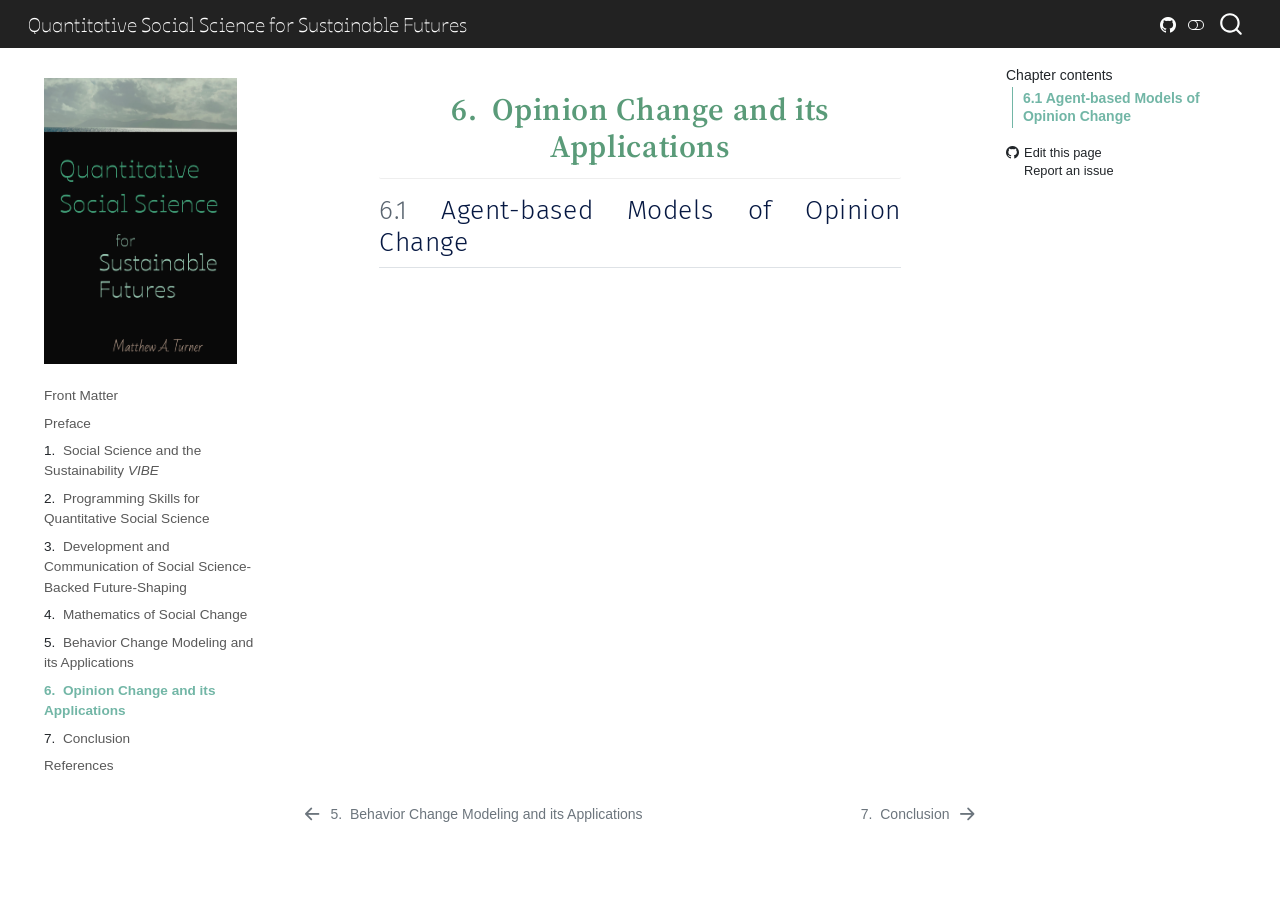
<file: OpinionChange.html>
<!DOCTYPE html>
<html xmlns="http://www.w3.org/1999/xhtml" lang="en" xml:lang="en"><head>

<meta charset="utf-8">
<meta name="generator" content="quarto-1.6.39">

<meta name="viewport" content="width=device-width, initial-scale=1.0, user-scalable=yes">


<title>6&nbsp; Opinion Change and its Applications – Quantitative Social Science for Sustainable Futures</title>
<style>
code{white-space: pre-wrap;}
span.smallcaps{font-variant: small-caps;}
div.columns{display: flex; gap: min(4vw, 1.5em);}
div.column{flex: auto; overflow-x: auto;}
div.hanging-indent{margin-left: 1.5em; text-indent: -1.5em;}
ul.task-list{list-style: none;}
ul.task-list li input[type="checkbox"] {
  width: 0.8em;
  margin: 0 0.8em 0.2em -1em; /* quarto-specific, see https://github.com/quarto-dev/quarto-cli/issues/4556 */ 
  vertical-align: middle;
}
</style>


<script src="site_libs/quarto-nav/quarto-nav.js"></script>
<script src="site_libs/quarto-nav/headroom.min.js"></script>
<script src="site_libs/clipboard/clipboard.min.js"></script>
<script src="site_libs/quarto-search/autocomplete.umd.js"></script>
<script src="site_libs/quarto-search/fuse.min.js"></script>
<script src="site_libs/quarto-search/quarto-search.js"></script>
<meta name="quarto:offset" content="./">
<link href="./Conclusion.html" rel="next">
<link href="./BehaviorChange.html" rel="prev">
<script src="site_libs/quarto-html/quarto.js"></script>
<script src="site_libs/quarto-html/popper.min.js"></script>
<script src="site_libs/quarto-html/tippy.umd.min.js"></script>
<script src="site_libs/quarto-html/anchor.min.js"></script>
<link href="site_libs/quarto-html/tippy.css" rel="stylesheet">
<link href="site_libs/quarto-html/quarto-syntax-highlighting-179075414b465f8c4eebc8589a03d56f.css" rel="stylesheet" class="quarto-color-scheme" id="quarto-text-highlighting-styles">
<link href="site_libs/quarto-html/quarto-syntax-highlighting-dark-d5577186b738bc1f67d6526215407722.css" rel="prefetch" class="quarto-color-scheme quarto-color-alternate" id="quarto-text-highlighting-styles">
<script src="site_libs/bootstrap/bootstrap.min.js"></script>
<link href="site_libs/bootstrap/bootstrap-icons.css" rel="stylesheet">
<link href="site_libs/bootstrap/bootstrap-da7631089a2f47c854a13fabf1952da2.min.css" rel="stylesheet" append-hash="true" class="quarto-color-scheme" id="quarto-bootstrap" data-mode="light">
<link href="site_libs/bootstrap/bootstrap-dark-9f0af679a05ea4b39908673edb0c6b86.min.css" rel="prefetch" append-hash="true" class="quarto-color-scheme quarto-color-alternate" id="quarto-bootstrap" data-mode="dark">
<script id="quarto-search-options" type="application/json">{
  "location": "navbar",
  "copy-button": false,
  "collapse-after": 3,
  "panel-placement": "end",
  "type": "overlay",
  "limit": 50,
  "keyboard-shortcut": [
    "f",
    "/",
    "s"
  ],
  "show-item-context": false,
  "language": {
    "search-no-results-text": "No results",
    "search-matching-documents-text": "matching documents",
    "search-copy-link-title": "Copy link to search",
    "search-hide-matches-text": "Hide additional matches",
    "search-more-match-text": "more match in this document",
    "search-more-matches-text": "more matches in this document",
    "search-clear-button-title": "Clear",
    "search-text-placeholder": "",
    "search-detached-cancel-button-title": "Cancel",
    "search-submit-button-title": "Submit",
    "search-label": "Search"
  }
}</script>


</head>

<body class="nav-sidebar floating nav-fixed">

<div id="quarto-search-results"></div>
  <header id="quarto-header" class="headroom fixed-top">
    <nav class="navbar navbar-expand-lg " data-bs-theme="dark">
      <div class="navbar-container container-fluid">
      <div class="navbar-brand-container mx-auto">
    <a class="navbar-brand" href="./index.html">
    <span class="navbar-title">Quantitative Social Science for Sustainable Futures</span>
    </a>
  </div>
        <div class="quarto-navbar-tools tools-end">
    <a href="https://github.com/mt-digital/QSS-Book" title="Source Code" class="quarto-navigation-tool px-1" aria-label="Source Code"><i class="bi bi-github"></i></a>
  <a href="" class="quarto-color-scheme-toggle quarto-navigation-tool  px-1" onclick="window.quartoToggleColorScheme(); return false;" title="Toggle dark mode"><i class="bi"></i></a>
</div>
          <div id="quarto-search" class="" title="Search"></div>
      </div> <!-- /container-fluid -->
    </nav>
  <nav class="quarto-secondary-nav">
    <div class="container-fluid d-flex">
      <button type="button" class="quarto-btn-toggle btn" data-bs-toggle="collapse" role="button" data-bs-target=".quarto-sidebar-collapse-item" aria-controls="quarto-sidebar" aria-expanded="false" aria-label="Toggle sidebar navigation" onclick="if (window.quartoToggleHeadroom) { window.quartoToggleHeadroom(); }">
        <i class="bi bi-layout-text-sidebar-reverse"></i>
      </button>
        <nav class="quarto-page-breadcrumbs" aria-label="breadcrumb"><ol class="breadcrumb"><li class="breadcrumb-item"><a href="./OpinionChange.html"><span class="chapter-number">6</span>&nbsp; <span class="chapter-title">Opinion Change and its Applications</span></a></li></ol></nav>
        <a class="flex-grow-1" role="navigation" data-bs-toggle="collapse" data-bs-target=".quarto-sidebar-collapse-item" aria-controls="quarto-sidebar" aria-expanded="false" aria-label="Toggle sidebar navigation" onclick="if (window.quartoToggleHeadroom) { window.quartoToggleHeadroom(); }">      
        </a>
    </div>
  </nav>
</header>
<!-- content -->
<div id="quarto-content" class="quarto-container page-columns page-rows-contents page-layout-article page-navbar">
<!-- sidebar -->
  <nav id="quarto-sidebar" class="sidebar collapse collapse-horizontal quarto-sidebar-collapse-item sidebar-navigation floating overflow-auto">
    <div class="pt-lg-2 mt-2 text-left sidebar-header sidebar-header-stacked">
      <a href="./index.html" class="sidebar-logo-link">
      <img src="./images/Cover.png" alt="" class="sidebar-logo py-0 d-lg-inline d-none">
      </a>
      </div>
    <div class="sidebar-menu-container"> 
    <ul class="list-unstyled mt-1">
        <li class="sidebar-item">
  <div class="sidebar-item-container"> 
  <a href="./index.html" class="sidebar-item-text sidebar-link">
 <span class="menu-text">Front Matter</span></a>
  </div>
</li>
        <li class="sidebar-item">
  <div class="sidebar-item-container"> 
  <a href="./Preface.html" class="sidebar-item-text sidebar-link">
 <span class="menu-text">Preface</span></a>
  </div>
</li>
        <li class="sidebar-item">
  <div class="sidebar-item-container"> 
  <a href="./Introduction.html" class="sidebar-item-text sidebar-link">
 <span class="menu-text"><span class="chapter-number">1</span>&nbsp; <span class="chapter-title">Social Science and the Sustainability <em>VIBE</em></span></span></a>
  </div>
</li>
        <li class="sidebar-item">
  <div class="sidebar-item-container"> 
  <a href="./Programming.html" class="sidebar-item-text sidebar-link">
 <span class="menu-text"><span class="chapter-number">2</span>&nbsp; <span class="chapter-title">Programming Skills for Quantitative Social Science</span></span></a>
  </div>
</li>
        <li class="sidebar-item">
  <div class="sidebar-item-container"> 
  <a href="./Development.html" class="sidebar-item-text sidebar-link">
 <span class="menu-text"><span class="chapter-number">3</span>&nbsp; <span class="chapter-title">Development and Communication of Social Science-Backed Future-Shaping</span></span></a>
  </div>
</li>
        <li class="sidebar-item">
  <div class="sidebar-item-container"> 
  <a href="./Mathematics.html" class="sidebar-item-text sidebar-link">
 <span class="menu-text"><span class="chapter-number">4</span>&nbsp; <span class="chapter-title">Mathematics of Social Change</span></span></a>
  </div>
</li>
        <li class="sidebar-item">
  <div class="sidebar-item-container"> 
  <a href="./BehaviorChange.html" class="sidebar-item-text sidebar-link">
 <span class="menu-text"><span class="chapter-number">5</span>&nbsp; <span class="chapter-title">Behavior Change Modeling and its Applications</span></span></a>
  </div>
</li>
        <li class="sidebar-item">
  <div class="sidebar-item-container"> 
  <a href="./OpinionChange.html" class="sidebar-item-text sidebar-link active">
 <span class="menu-text"><span class="chapter-number">6</span>&nbsp; <span class="chapter-title">Opinion Change and its Applications</span></span></a>
  </div>
</li>
        <li class="sidebar-item">
  <div class="sidebar-item-container"> 
  <a href="./Conclusion.html" class="sidebar-item-text sidebar-link">
 <span class="menu-text"><span class="chapter-number">7</span>&nbsp; <span class="chapter-title">Conclusion</span></span></a>
  </div>
</li>
        <li class="sidebar-item">
  <div class="sidebar-item-container"> 
  <a href="./References.html" class="sidebar-item-text sidebar-link">
 <span class="menu-text">References</span></a>
  </div>
</li>
    </ul>
    </div>
</nav>
<div id="quarto-sidebar-glass" class="quarto-sidebar-collapse-item" data-bs-toggle="collapse" data-bs-target=".quarto-sidebar-collapse-item"></div>
<!-- margin-sidebar -->
    <div id="quarto-margin-sidebar" class="sidebar margin-sidebar">
        <nav id="TOC" role="doc-toc" class="toc-active">
    <h2 id="toc-title">Chapter contents</h2>
   
  <ul>
  <li><a href="#agent-based-models-of-opinion-change" id="toc-agent-based-models-of-opinion-change" class="nav-link active" data-scroll-target="#agent-based-models-of-opinion-change"><span class="header-section-number">6.1</span> Agent-based Models of Opinion Change</a></li>
  </ul>
<div class="toc-actions"><ul><li><a href="https://github.com/mt-digital/QSS-Book/edit/main/OpinionChange.qmd" class="toc-action"><i class="bi bi-github"></i>Edit this page</a></li><li><a href="https://github.com/mt-digital/QSS-Book/issues/new" class="toc-action"><i class="bi empty"></i>Report an issue</a></li></ul></div></nav>
    </div>
<!-- main -->
<main class="content" id="quarto-document-content">

<header id="title-block-header" class="quarto-title-block default">
<div class="quarto-title">
<h1 class="title"><span class="chapter-number">6</span>&nbsp; <span class="chapter-title">Opinion Change and its Applications</span></h1>
</div>



<div class="quarto-title-meta">

    
  
    
  </div>
  


</header>


<section id="agent-based-models-of-opinion-change" class="level2" data-number="6.1">
<h2 data-number="6.1" class="anchored" data-anchor-id="agent-based-models-of-opinion-change"><span class="header-section-number">6.1</span> Agent-based Models of Opinion Change</h2>


</section>

</main> <!-- /main -->
<script id="quarto-html-after-body" type="application/javascript">
window.document.addEventListener("DOMContentLoaded", function (event) {
  const toggleBodyColorMode = (bsSheetEl) => {
    const mode = bsSheetEl.getAttribute("data-mode");
    const bodyEl = window.document.querySelector("body");
    if (mode === "dark") {
      bodyEl.classList.add("quarto-dark");
      bodyEl.classList.remove("quarto-light");
    } else {
      bodyEl.classList.add("quarto-light");
      bodyEl.classList.remove("quarto-dark");
    }
  }
  const toggleBodyColorPrimary = () => {
    const bsSheetEl = window.document.querySelector("link#quarto-bootstrap");
    if (bsSheetEl) {
      toggleBodyColorMode(bsSheetEl);
    }
  }
  toggleBodyColorPrimary();  
  const disableStylesheet = (stylesheets) => {
    for (let i=0; i < stylesheets.length; i++) {
      const stylesheet = stylesheets[i];
      stylesheet.rel = 'prefetch';
    }
  }
  const enableStylesheet = (stylesheets) => {
    for (let i=0; i < stylesheets.length; i++) {
      const stylesheet = stylesheets[i];
      stylesheet.rel = 'stylesheet';
    }
  }
  const manageTransitions = (selector, allowTransitions) => {
    const els = window.document.querySelectorAll(selector);
    for (let i=0; i < els.length; i++) {
      const el = els[i];
      if (allowTransitions) {
        el.classList.remove('notransition');
      } else {
        el.classList.add('notransition');
      }
    }
  }
  const toggleGiscusIfUsed = (isAlternate, darkModeDefault) => {
    const baseTheme = document.querySelector('#giscus-base-theme')?.value ?? 'light';
    const alternateTheme = document.querySelector('#giscus-alt-theme')?.value ?? 'dark';
    let newTheme = '';
    if(darkModeDefault) {
      newTheme = isAlternate ? baseTheme : alternateTheme;
    } else {
      newTheme = isAlternate ? alternateTheme : baseTheme;
    }
    const changeGiscusTheme = () => {
      // From: https://github.com/giscus/giscus/issues/336
      const sendMessage = (message) => {
        const iframe = document.querySelector('iframe.giscus-frame');
        if (!iframe) return;
        iframe.contentWindow.postMessage({ giscus: message }, 'https://giscus.app');
      }
      sendMessage({
        setConfig: {
          theme: newTheme
        }
      });
    }
    const isGiscussLoaded = window.document.querySelector('iframe.giscus-frame') !== null;
    if (isGiscussLoaded) {
      changeGiscusTheme();
    }
  }
  const toggleColorMode = (alternate) => {
    // Switch the stylesheets
    const alternateStylesheets = window.document.querySelectorAll('link.quarto-color-scheme.quarto-color-alternate');
    manageTransitions('#quarto-margin-sidebar .nav-link', false);
    if (alternate) {
      enableStylesheet(alternateStylesheets);
      for (const sheetNode of alternateStylesheets) {
        if (sheetNode.id === "quarto-bootstrap") {
          toggleBodyColorMode(sheetNode);
        }
      }
    } else {
      disableStylesheet(alternateStylesheets);
      toggleBodyColorPrimary();
    }
    manageTransitions('#quarto-margin-sidebar .nav-link', true);
    // Switch the toggles
    const toggles = window.document.querySelectorAll('.quarto-color-scheme-toggle');
    for (let i=0; i < toggles.length; i++) {
      const toggle = toggles[i];
      if (toggle) {
        if (alternate) {
          toggle.classList.add("alternate");     
        } else {
          toggle.classList.remove("alternate");
        }
      }
    }
    // Hack to workaround the fact that safari doesn't
    // properly recolor the scrollbar when toggling (#1455)
    if (navigator.userAgent.indexOf('Safari') > 0 && navigator.userAgent.indexOf('Chrome') == -1) {
      manageTransitions("body", false);
      window.scrollTo(0, 1);
      setTimeout(() => {
        window.scrollTo(0, 0);
        manageTransitions("body", true);
      }, 40);  
    }
  }
  const isFileUrl = () => { 
    return window.location.protocol === 'file:';
  }
  const hasAlternateSentinel = () => {  
    let styleSentinel = getColorSchemeSentinel();
    if (styleSentinel !== null) {
      return styleSentinel === "alternate";
    } else {
      return false;
    }
  }
  const setStyleSentinel = (alternate) => {
    const value = alternate ? "alternate" : "default";
    if (!isFileUrl()) {
      window.localStorage.setItem("quarto-color-scheme", value);
    } else {
      localAlternateSentinel = value;
    }
  }
  const getColorSchemeSentinel = () => {
    if (!isFileUrl()) {
      const storageValue = window.localStorage.getItem("quarto-color-scheme");
      return storageValue != null ? storageValue : localAlternateSentinel;
    } else {
      return localAlternateSentinel;
    }
  }
  const darkModeDefault = false;
  let localAlternateSentinel = darkModeDefault ? 'alternate' : 'default';
  // Dark / light mode switch
  window.quartoToggleColorScheme = () => {
    // Read the current dark / light value 
    let toAlternate = !hasAlternateSentinel();
    toggleColorMode(toAlternate);
    setStyleSentinel(toAlternate);
    toggleGiscusIfUsed(toAlternate, darkModeDefault);
  };
  // Ensure there is a toggle, if there isn't float one in the top right
  if (window.document.querySelector('.quarto-color-scheme-toggle') === null) {
    const a = window.document.createElement('a');
    a.classList.add('top-right');
    a.classList.add('quarto-color-scheme-toggle');
    a.href = "";
    a.onclick = function() { try { window.quartoToggleColorScheme(); } catch {} return false; };
    const i = window.document.createElement("i");
    i.classList.add('bi');
    a.appendChild(i);
    window.document.body.appendChild(a);
  }
  // Switch to dark mode if need be
  if (hasAlternateSentinel()) {
    toggleColorMode(true);
  } else {
    toggleColorMode(false);
  }
  const icon = "";
  const anchorJS = new window.AnchorJS();
  anchorJS.options = {
    placement: 'right',
    icon: icon
  };
  anchorJS.add('.anchored');
  const isCodeAnnotation = (el) => {
    for (const clz of el.classList) {
      if (clz.startsWith('code-annotation-')) {                     
        return true;
      }
    }
    return false;
  }
  const onCopySuccess = function(e) {
    // button target
    const button = e.trigger;
    // don't keep focus
    button.blur();
    // flash "checked"
    button.classList.add('code-copy-button-checked');
    var currentTitle = button.getAttribute("title");
    button.setAttribute("title", "Copied!");
    let tooltip;
    if (window.bootstrap) {
      button.setAttribute("data-bs-toggle", "tooltip");
      button.setAttribute("data-bs-placement", "left");
      button.setAttribute("data-bs-title", "Copied!");
      tooltip = new bootstrap.Tooltip(button, 
        { trigger: "manual", 
          customClass: "code-copy-button-tooltip",
          offset: [0, -8]});
      tooltip.show();    
    }
    setTimeout(function() {
      if (tooltip) {
        tooltip.hide();
        button.removeAttribute("data-bs-title");
        button.removeAttribute("data-bs-toggle");
        button.removeAttribute("data-bs-placement");
      }
      button.setAttribute("title", currentTitle);
      button.classList.remove('code-copy-button-checked');
    }, 1000);
    // clear code selection
    e.clearSelection();
  }
  const getTextToCopy = function(trigger) {
      const codeEl = trigger.previousElementSibling.cloneNode(true);
      for (const childEl of codeEl.children) {
        if (isCodeAnnotation(childEl)) {
          childEl.remove();
        }
      }
      return codeEl.innerText;
  }
  const clipboard = new window.ClipboardJS('.code-copy-button:not([data-in-quarto-modal])', {
    text: getTextToCopy
  });
  clipboard.on('success', onCopySuccess);
  if (window.document.getElementById('quarto-embedded-source-code-modal')) {
    const clipboardModal = new window.ClipboardJS('.code-copy-button[data-in-quarto-modal]', {
      text: getTextToCopy,
      container: window.document.getElementById('quarto-embedded-source-code-modal')
    });
    clipboardModal.on('success', onCopySuccess);
  }
    var localhostRegex = new RegExp(/^(?:http|https):\/\/localhost\:?[0-9]*\//);
    var mailtoRegex = new RegExp(/^mailto:/);
      var filterRegex = new RegExp('/' + window.location.host + '/');
    var isInternal = (href) => {
        return filterRegex.test(href) || localhostRegex.test(href) || mailtoRegex.test(href);
    }
    // Inspect non-navigation links and adorn them if external
 	var links = window.document.querySelectorAll('a[href]:not(.nav-link):not(.navbar-brand):not(.toc-action):not(.sidebar-link):not(.sidebar-item-toggle):not(.pagination-link):not(.no-external):not([aria-hidden]):not(.dropdown-item):not(.quarto-navigation-tool):not(.about-link)');
    for (var i=0; i<links.length; i++) {
      const link = links[i];
      if (!isInternal(link.href)) {
        // undo the damage that might have been done by quarto-nav.js in the case of
        // links that we want to consider external
        if (link.dataset.originalHref !== undefined) {
          link.href = link.dataset.originalHref;
        }
      }
    }
  function tippyHover(el, contentFn, onTriggerFn, onUntriggerFn) {
    const config = {
      allowHTML: true,
      maxWidth: 500,
      delay: 100,
      arrow: false,
      appendTo: function(el) {
          return el.parentElement;
      },
      interactive: true,
      interactiveBorder: 10,
      theme: 'quarto',
      placement: 'bottom-start',
    };
    if (contentFn) {
      config.content = contentFn;
    }
    if (onTriggerFn) {
      config.onTrigger = onTriggerFn;
    }
    if (onUntriggerFn) {
      config.onUntrigger = onUntriggerFn;
    }
    window.tippy(el, config); 
  }
  const noterefs = window.document.querySelectorAll('a[role="doc-noteref"]');
  for (var i=0; i<noterefs.length; i++) {
    const ref = noterefs[i];
    tippyHover(ref, function() {
      // use id or data attribute instead here
      let href = ref.getAttribute('data-footnote-href') || ref.getAttribute('href');
      try { href = new URL(href).hash; } catch {}
      const id = href.replace(/^#\/?/, "");
      const note = window.document.getElementById(id);
      if (note) {
        return note.innerHTML;
      } else {
        return "";
      }
    });
  }
  const xrefs = window.document.querySelectorAll('a.quarto-xref');
  const processXRef = (id, note) => {
    // Strip column container classes
    const stripColumnClz = (el) => {
      el.classList.remove("page-full", "page-columns");
      if (el.children) {
        for (const child of el.children) {
          stripColumnClz(child);
        }
      }
    }
    stripColumnClz(note)
    if (id === null || id.startsWith('sec-')) {
      // Special case sections, only their first couple elements
      const container = document.createElement("div");
      if (note.children && note.children.length > 2) {
        container.appendChild(note.children[0].cloneNode(true));
        for (let i = 1; i < note.children.length; i++) {
          const child = note.children[i];
          if (child.tagName === "P" && child.innerText === "") {
            continue;
          } else {
            container.appendChild(child.cloneNode(true));
            break;
          }
        }
        if (window.Quarto?.typesetMath) {
          window.Quarto.typesetMath(container);
        }
        return container.innerHTML
      } else {
        if (window.Quarto?.typesetMath) {
          window.Quarto.typesetMath(note);
        }
        return note.innerHTML;
      }
    } else {
      // Remove any anchor links if they are present
      const anchorLink = note.querySelector('a.anchorjs-link');
      if (anchorLink) {
        anchorLink.remove();
      }
      if (window.Quarto?.typesetMath) {
        window.Quarto.typesetMath(note);
      }
      if (note.classList.contains("callout")) {
        return note.outerHTML;
      } else {
        return note.innerHTML;
      }
    }
  }
  for (var i=0; i<xrefs.length; i++) {
    const xref = xrefs[i];
    tippyHover(xref, undefined, function(instance) {
      instance.disable();
      let url = xref.getAttribute('href');
      let hash = undefined; 
      if (url.startsWith('#')) {
        hash = url;
      } else {
        try { hash = new URL(url).hash; } catch {}
      }
      if (hash) {
        const id = hash.replace(/^#\/?/, "");
        const note = window.document.getElementById(id);
        if (note !== null) {
          try {
            const html = processXRef(id, note.cloneNode(true));
            instance.setContent(html);
          } finally {
            instance.enable();
            instance.show();
          }
        } else {
          // See if we can fetch this
          fetch(url.split('#')[0])
          .then(res => res.text())
          .then(html => {
            const parser = new DOMParser();
            const htmlDoc = parser.parseFromString(html, "text/html");
            const note = htmlDoc.getElementById(id);
            if (note !== null) {
              const html = processXRef(id, note);
              instance.setContent(html);
            } 
          }).finally(() => {
            instance.enable();
            instance.show();
          });
        }
      } else {
        // See if we can fetch a full url (with no hash to target)
        // This is a special case and we should probably do some content thinning / targeting
        fetch(url)
        .then(res => res.text())
        .then(html => {
          const parser = new DOMParser();
          const htmlDoc = parser.parseFromString(html, "text/html");
          const note = htmlDoc.querySelector('main.content');
          if (note !== null) {
            // This should only happen for chapter cross references
            // (since there is no id in the URL)
            // remove the first header
            if (note.children.length > 0 && note.children[0].tagName === "HEADER") {
              note.children[0].remove();
            }
            const html = processXRef(null, note);
            instance.setContent(html);
          } 
        }).finally(() => {
          instance.enable();
          instance.show();
        });
      }
    }, function(instance) {
    });
  }
      let selectedAnnoteEl;
      const selectorForAnnotation = ( cell, annotation) => {
        let cellAttr = 'data-code-cell="' + cell + '"';
        let lineAttr = 'data-code-annotation="' +  annotation + '"';
        const selector = 'span[' + cellAttr + '][' + lineAttr + ']';
        return selector;
      }
      const selectCodeLines = (annoteEl) => {
        const doc = window.document;
        const targetCell = annoteEl.getAttribute("data-target-cell");
        const targetAnnotation = annoteEl.getAttribute("data-target-annotation");
        const annoteSpan = window.document.querySelector(selectorForAnnotation(targetCell, targetAnnotation));
        const lines = annoteSpan.getAttribute("data-code-lines").split(",");
        const lineIds = lines.map((line) => {
          return targetCell + "-" + line;
        })
        let top = null;
        let height = null;
        let parent = null;
        if (lineIds.length > 0) {
            //compute the position of the single el (top and bottom and make a div)
            const el = window.document.getElementById(lineIds[0]);
            top = el.offsetTop;
            height = el.offsetHeight;
            parent = el.parentElement.parentElement;
          if (lineIds.length > 1) {
            const lastEl = window.document.getElementById(lineIds[lineIds.length - 1]);
            const bottom = lastEl.offsetTop + lastEl.offsetHeight;
            height = bottom - top;
          }
          if (top !== null && height !== null && parent !== null) {
            // cook up a div (if necessary) and position it 
            let div = window.document.getElementById("code-annotation-line-highlight");
            if (div === null) {
              div = window.document.createElement("div");
              div.setAttribute("id", "code-annotation-line-highlight");
              div.style.position = 'absolute';
              parent.appendChild(div);
            }
            div.style.top = top - 2 + "px";
            div.style.height = height + 4 + "px";
            div.style.left = 0;
            let gutterDiv = window.document.getElementById("code-annotation-line-highlight-gutter");
            if (gutterDiv === null) {
              gutterDiv = window.document.createElement("div");
              gutterDiv.setAttribute("id", "code-annotation-line-highlight-gutter");
              gutterDiv.style.position = 'absolute';
              const codeCell = window.document.getElementById(targetCell);
              const gutter = codeCell.querySelector('.code-annotation-gutter');
              gutter.appendChild(gutterDiv);
            }
            gutterDiv.style.top = top - 2 + "px";
            gutterDiv.style.height = height + 4 + "px";
          }
          selectedAnnoteEl = annoteEl;
        }
      };
      const unselectCodeLines = () => {
        const elementsIds = ["code-annotation-line-highlight", "code-annotation-line-highlight-gutter"];
        elementsIds.forEach((elId) => {
          const div = window.document.getElementById(elId);
          if (div) {
            div.remove();
          }
        });
        selectedAnnoteEl = undefined;
      };
        // Handle positioning of the toggle
    window.addEventListener(
      "resize",
      throttle(() => {
        elRect = undefined;
        if (selectedAnnoteEl) {
          selectCodeLines(selectedAnnoteEl);
        }
      }, 10)
    );
    function throttle(fn, ms) {
    let throttle = false;
    let timer;
      return (...args) => {
        if(!throttle) { // first call gets through
            fn.apply(this, args);
            throttle = true;
        } else { // all the others get throttled
            if(timer) clearTimeout(timer); // cancel #2
            timer = setTimeout(() => {
              fn.apply(this, args);
              timer = throttle = false;
            }, ms);
        }
      };
    }
      // Attach click handler to the DT
      const annoteDls = window.document.querySelectorAll('dt[data-target-cell]');
      for (const annoteDlNode of annoteDls) {
        annoteDlNode.addEventListener('click', (event) => {
          const clickedEl = event.target;
          if (clickedEl !== selectedAnnoteEl) {
            unselectCodeLines();
            const activeEl = window.document.querySelector('dt[data-target-cell].code-annotation-active');
            if (activeEl) {
              activeEl.classList.remove('code-annotation-active');
            }
            selectCodeLines(clickedEl);
            clickedEl.classList.add('code-annotation-active');
          } else {
            // Unselect the line
            unselectCodeLines();
            clickedEl.classList.remove('code-annotation-active');
          }
        });
      }
  const findCites = (el) => {
    const parentEl = el.parentElement;
    if (parentEl) {
      const cites = parentEl.dataset.cites;
      if (cites) {
        return {
          el,
          cites: cites.split(' ')
        };
      } else {
        return findCites(el.parentElement)
      }
    } else {
      return undefined;
    }
  };
  var bibliorefs = window.document.querySelectorAll('a[role="doc-biblioref"]');
  for (var i=0; i<bibliorefs.length; i++) {
    const ref = bibliorefs[i];
    const citeInfo = findCites(ref);
    if (citeInfo) {
      tippyHover(citeInfo.el, function() {
        var popup = window.document.createElement('div');
        citeInfo.cites.forEach(function(cite) {
          var citeDiv = window.document.createElement('div');
          citeDiv.classList.add('hanging-indent');
          citeDiv.classList.add('csl-entry');
          var biblioDiv = window.document.getElementById('ref-' + cite);
          if (biblioDiv) {
            citeDiv.innerHTML = biblioDiv.innerHTML;
          }
          popup.appendChild(citeDiv);
        });
        return popup.innerHTML;
      });
    }
  }
});
</script>
<nav class="page-navigation">
  <div class="nav-page nav-page-previous">
      <a href="./BehaviorChange.html" class="pagination-link" aria-label="Behavior Change Modeling and its Applications">
        <i class="bi bi-arrow-left-short"></i> <span class="nav-page-text"><span class="chapter-number">5</span>&nbsp; <span class="chapter-title">Behavior Change Modeling and its Applications</span></span>
      </a>          
  </div>
  <div class="nav-page nav-page-next">
      <a href="./Conclusion.html" class="pagination-link" aria-label="Conclusion">
        <span class="nav-page-text"><span class="chapter-number">7</span>&nbsp; <span class="chapter-title">Conclusion</span></span> <i class="bi bi-arrow-right-short"></i>
      </a>
  </div>
</nav>
</div> <!-- /content -->




<footer class="footer"><div class="nav-footer"><div class="nav-footer-center"><div class="toc-actions d-sm-block d-md-none"><ul><li><a href="https://github.com/mt-digital/QSS-Book/edit/main/OpinionChange.qmd" class="toc-action"><i class="bi bi-github"></i>Edit this page</a></li><li><a href="https://github.com/mt-digital/QSS-Book/issues/new" class="toc-action"><i class="bi empty"></i>Report an issue</a></li></ul></div></div></div></footer></body></html>
</file>
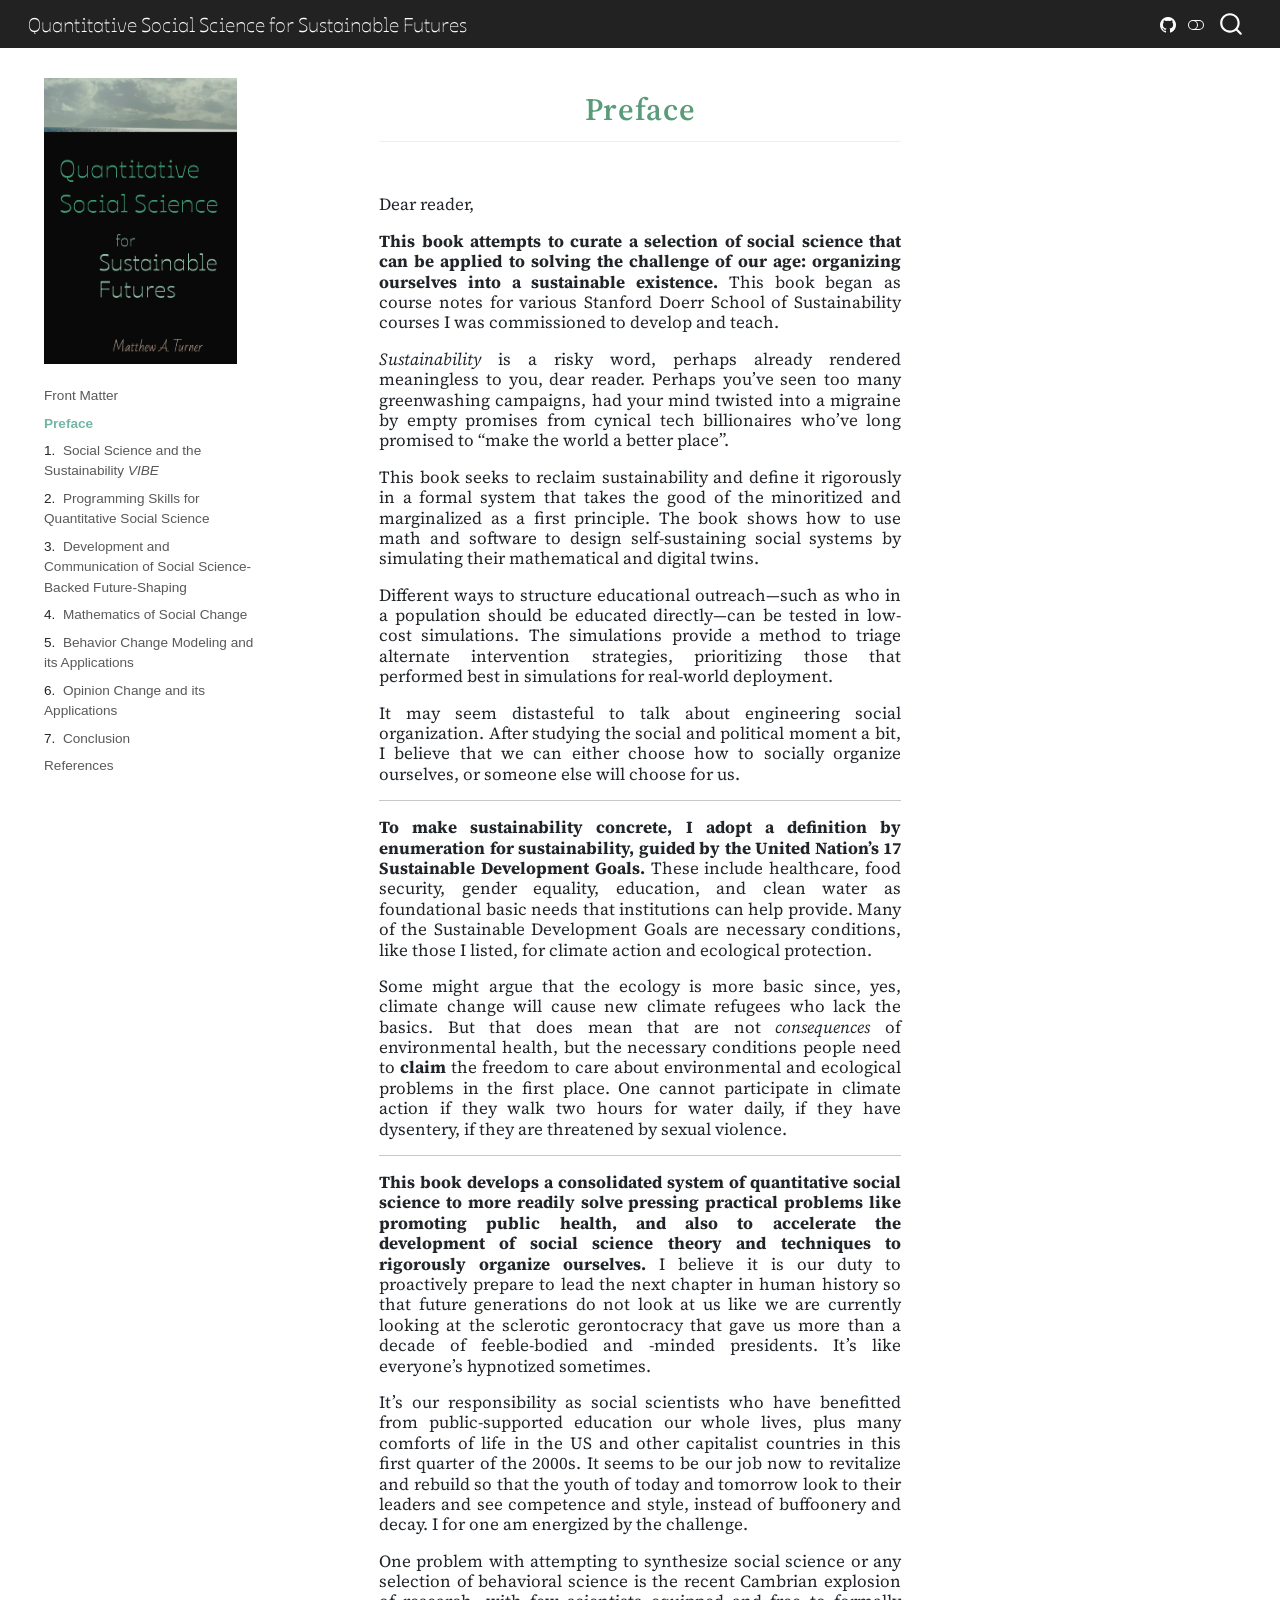
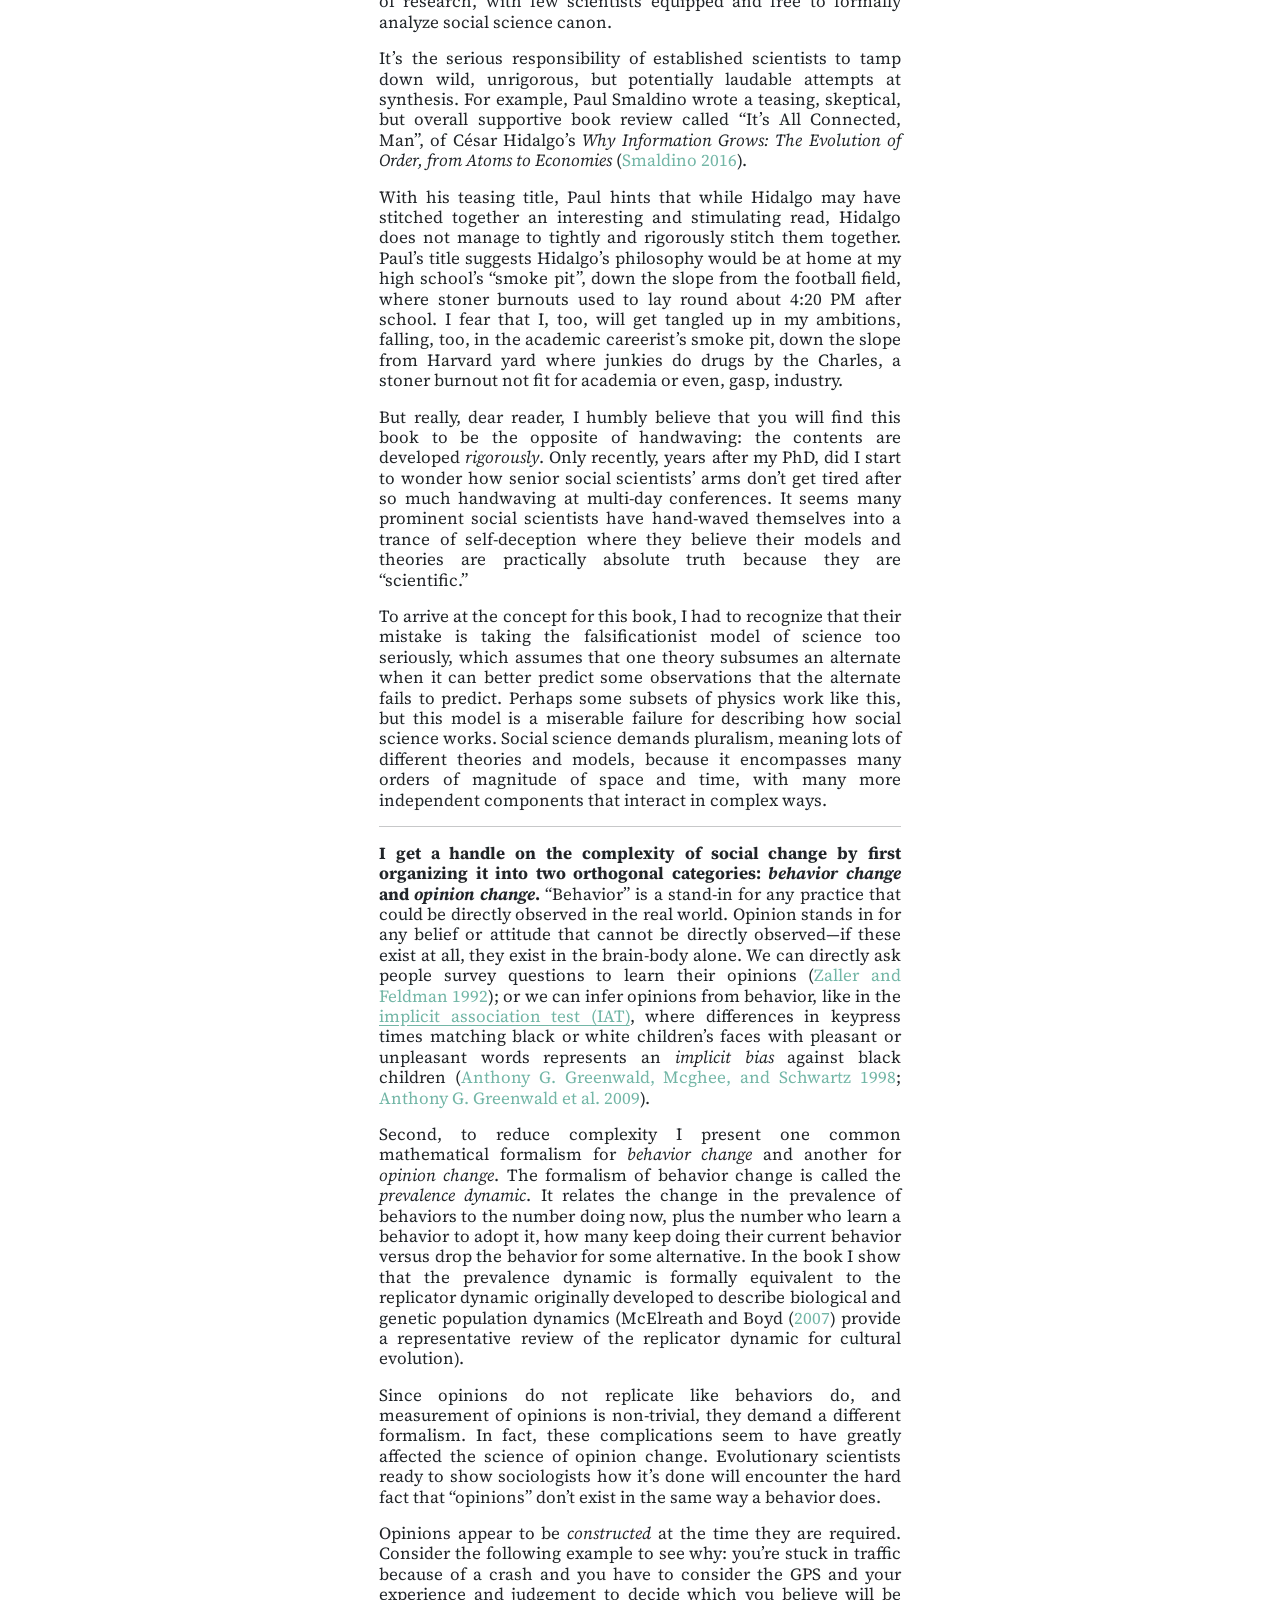
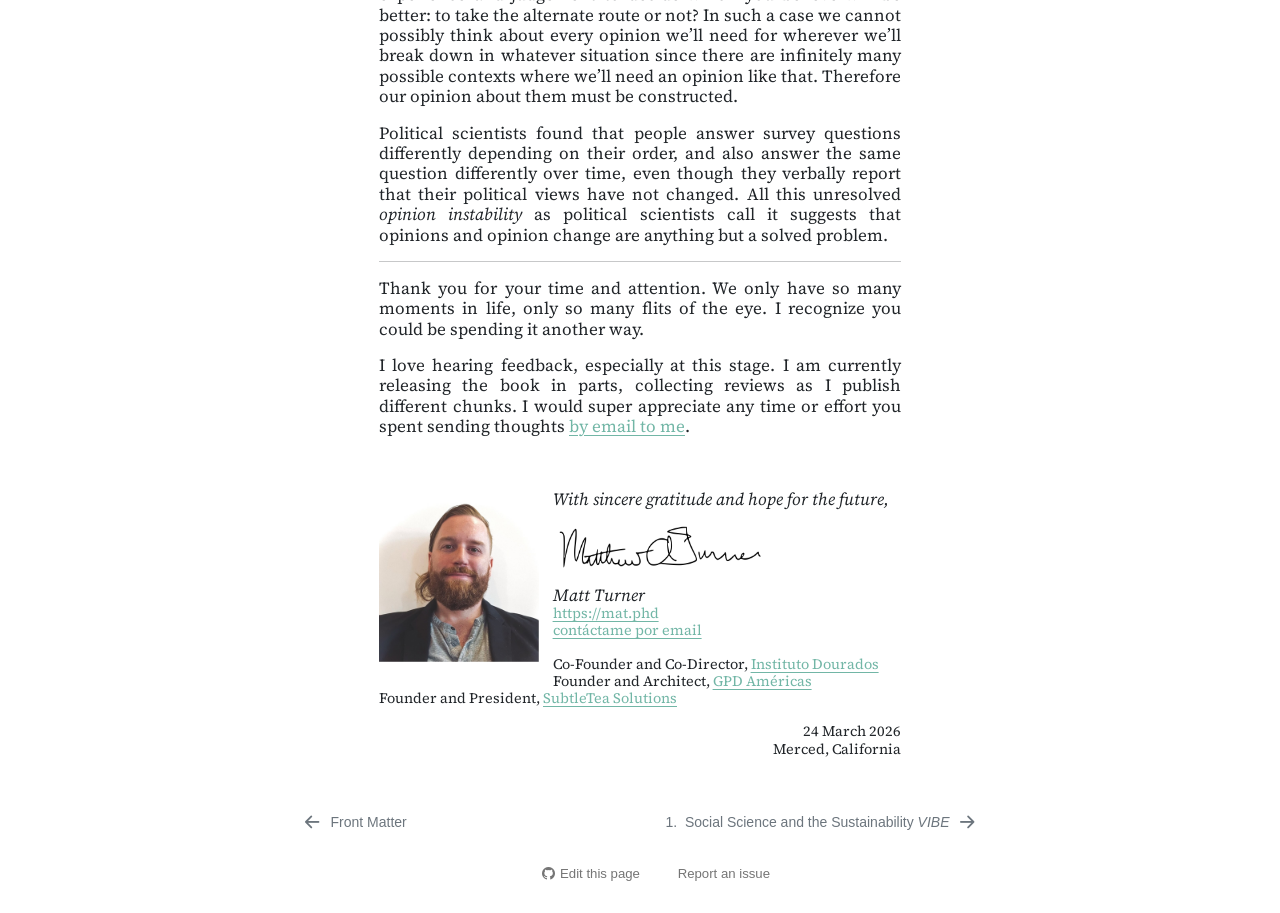
<file: Preface.html>
<!DOCTYPE html>
<html xmlns="http://www.w3.org/1999/xhtml" lang="en" xml:lang="en"><head>

<meta charset="utf-8">
<meta name="generator" content="quarto-1.6.39">

<meta name="viewport" content="width=device-width, initial-scale=1.0, user-scalable=yes">


<title>Preface – Quantitative Social Science for Sustainable Futures</title>
<style>
code{white-space: pre-wrap;}
span.smallcaps{font-variant: small-caps;}
div.columns{display: flex; gap: min(4vw, 1.5em);}
div.column{flex: auto; overflow-x: auto;}
div.hanging-indent{margin-left: 1.5em; text-indent: -1.5em;}
ul.task-list{list-style: none;}
ul.task-list li input[type="checkbox"] {
  width: 0.8em;
  margin: 0 0.8em 0.2em -1em; /* quarto-specific, see https://github.com/quarto-dev/quarto-cli/issues/4556 */ 
  vertical-align: middle;
}
/* CSS for citations */
div.csl-bib-body { }
div.csl-entry {
  clear: both;
  margin-bottom: 0em;
}
.hanging-indent div.csl-entry {
  margin-left:2em;
  text-indent:-2em;
}
div.csl-left-margin {
  min-width:2em;
  float:left;
}
div.csl-right-inline {
  margin-left:2em;
  padding-left:1em;
}
div.csl-indent {
  margin-left: 2em;
}</style>


<script src="site_libs/quarto-nav/quarto-nav.js"></script>
<script src="site_libs/quarto-nav/headroom.min.js"></script>
<script src="site_libs/clipboard/clipboard.min.js"></script>
<script src="site_libs/quarto-search/autocomplete.umd.js"></script>
<script src="site_libs/quarto-search/fuse.min.js"></script>
<script src="site_libs/quarto-search/quarto-search.js"></script>
<meta name="quarto:offset" content="./">
<link href="./Introduction.html" rel="next">
<link href="./index.html" rel="prev">
<script src="site_libs/quarto-html/quarto.js"></script>
<script src="site_libs/quarto-html/popper.min.js"></script>
<script src="site_libs/quarto-html/tippy.umd.min.js"></script>
<script src="site_libs/quarto-html/anchor.min.js"></script>
<link href="site_libs/quarto-html/tippy.css" rel="stylesheet">
<link href="site_libs/quarto-html/quarto-syntax-highlighting-179075414b465f8c4eebc8589a03d56f.css" rel="stylesheet" class="quarto-color-scheme" id="quarto-text-highlighting-styles">
<link href="site_libs/quarto-html/quarto-syntax-highlighting-dark-d5577186b738bc1f67d6526215407722.css" rel="prefetch" class="quarto-color-scheme quarto-color-alternate" id="quarto-text-highlighting-styles">
<script src="site_libs/bootstrap/bootstrap.min.js"></script>
<link href="site_libs/bootstrap/bootstrap-icons.css" rel="stylesheet">
<link href="site_libs/bootstrap/bootstrap-da7631089a2f47c854a13fabf1952da2.min.css" rel="stylesheet" append-hash="true" class="quarto-color-scheme" id="quarto-bootstrap" data-mode="light">
<link href="site_libs/bootstrap/bootstrap-dark-9f0af679a05ea4b39908673edb0c6b86.min.css" rel="prefetch" append-hash="true" class="quarto-color-scheme quarto-color-alternate" id="quarto-bootstrap" data-mode="dark">
<script id="quarto-search-options" type="application/json">{
  "location": "navbar",
  "copy-button": false,
  "collapse-after": 3,
  "panel-placement": "end",
  "type": "overlay",
  "limit": 50,
  "keyboard-shortcut": [
    "f",
    "/",
    "s"
  ],
  "show-item-context": false,
  "language": {
    "search-no-results-text": "No results",
    "search-matching-documents-text": "matching documents",
    "search-copy-link-title": "Copy link to search",
    "search-hide-matches-text": "Hide additional matches",
    "search-more-match-text": "more match in this document",
    "search-more-matches-text": "more matches in this document",
    "search-clear-button-title": "Clear",
    "search-text-placeholder": "",
    "search-detached-cancel-button-title": "Cancel",
    "search-submit-button-title": "Submit",
    "search-label": "Search"
  }
}</script>


</head>

<body class="nav-sidebar floating nav-fixed">

<div id="quarto-search-results"></div>
  <header id="quarto-header" class="headroom fixed-top">
    <nav class="navbar navbar-expand-lg " data-bs-theme="dark">
      <div class="navbar-container container-fluid">
      <div class="navbar-brand-container mx-auto">
    <a class="navbar-brand" href="./index.html">
    <span class="navbar-title">Quantitative Social Science for Sustainable Futures</span>
    </a>
  </div>
        <div class="quarto-navbar-tools tools-end">
    <a href="https://github.com/mt-digital/QSS-Book" title="Source Code" class="quarto-navigation-tool px-1" aria-label="Source Code"><i class="bi bi-github"></i></a>
  <a href="" class="quarto-color-scheme-toggle quarto-navigation-tool  px-1" onclick="window.quartoToggleColorScheme(); return false;" title="Toggle dark mode"><i class="bi"></i></a>
</div>
          <div id="quarto-search" class="" title="Search"></div>
      </div> <!-- /container-fluid -->
    </nav>
  <nav class="quarto-secondary-nav">
    <div class="container-fluid d-flex">
      <button type="button" class="quarto-btn-toggle btn" data-bs-toggle="collapse" role="button" data-bs-target=".quarto-sidebar-collapse-item" aria-controls="quarto-sidebar" aria-expanded="false" aria-label="Toggle sidebar navigation" onclick="if (window.quartoToggleHeadroom) { window.quartoToggleHeadroom(); }">
        <i class="bi bi-layout-text-sidebar-reverse"></i>
      </button>
        <nav class="quarto-page-breadcrumbs" aria-label="breadcrumb"><ol class="breadcrumb"><li class="breadcrumb-item"><a href="./Preface.html">Preface</a></li></ol></nav>
        <a class="flex-grow-1" role="navigation" data-bs-toggle="collapse" data-bs-target=".quarto-sidebar-collapse-item" aria-controls="quarto-sidebar" aria-expanded="false" aria-label="Toggle sidebar navigation" onclick="if (window.quartoToggleHeadroom) { window.quartoToggleHeadroom(); }">      
        </a>
    </div>
  </nav>
</header>
<!-- content -->
<div id="quarto-content" class="quarto-container page-columns page-rows-contents page-layout-article page-navbar">
<!-- sidebar -->
  <nav id="quarto-sidebar" class="sidebar collapse collapse-horizontal quarto-sidebar-collapse-item sidebar-navigation floating overflow-auto">
    <div class="pt-lg-2 mt-2 text-left sidebar-header sidebar-header-stacked">
      <a href="./index.html" class="sidebar-logo-link">
      <img src="./images/Cover.png" alt="" class="sidebar-logo py-0 d-lg-inline d-none">
      </a>
      </div>
    <div class="sidebar-menu-container"> 
    <ul class="list-unstyled mt-1">
        <li class="sidebar-item">
  <div class="sidebar-item-container"> 
  <a href="./index.html" class="sidebar-item-text sidebar-link">
 <span class="menu-text">Front Matter</span></a>
  </div>
</li>
        <li class="sidebar-item">
  <div class="sidebar-item-container"> 
  <a href="./Preface.html" class="sidebar-item-text sidebar-link active">
 <span class="menu-text">Preface</span></a>
  </div>
</li>
        <li class="sidebar-item">
  <div class="sidebar-item-container"> 
  <a href="./Introduction.html" class="sidebar-item-text sidebar-link">
 <span class="menu-text"><span class="chapter-number">1</span>&nbsp; <span class="chapter-title">Social Science and the Sustainability <em>VIBE</em></span></span></a>
  </div>
</li>
        <li class="sidebar-item">
  <div class="sidebar-item-container"> 
  <a href="./Programming.html" class="sidebar-item-text sidebar-link">
 <span class="menu-text"><span class="chapter-number">2</span>&nbsp; <span class="chapter-title">Programming Skills for Quantitative Social Science</span></span></a>
  </div>
</li>
        <li class="sidebar-item">
  <div class="sidebar-item-container"> 
  <a href="./Development.html" class="sidebar-item-text sidebar-link">
 <span class="menu-text"><span class="chapter-number">3</span>&nbsp; <span class="chapter-title">Development and Communication of Social Science-Backed Future-Shaping</span></span></a>
  </div>
</li>
        <li class="sidebar-item">
  <div class="sidebar-item-container"> 
  <a href="./Mathematics.html" class="sidebar-item-text sidebar-link">
 <span class="menu-text"><span class="chapter-number">4</span>&nbsp; <span class="chapter-title">Mathematics of Social Change</span></span></a>
  </div>
</li>
        <li class="sidebar-item">
  <div class="sidebar-item-container"> 
  <a href="./BehaviorChange.html" class="sidebar-item-text sidebar-link">
 <span class="menu-text"><span class="chapter-number">5</span>&nbsp; <span class="chapter-title">Behavior Change Modeling and its Applications</span></span></a>
  </div>
</li>
        <li class="sidebar-item">
  <div class="sidebar-item-container"> 
  <a href="./OpinionChange.html" class="sidebar-item-text sidebar-link">
 <span class="menu-text"><span class="chapter-number">6</span>&nbsp; <span class="chapter-title">Opinion Change and its Applications</span></span></a>
  </div>
</li>
        <li class="sidebar-item">
  <div class="sidebar-item-container"> 
  <a href="./Conclusion.html" class="sidebar-item-text sidebar-link">
 <span class="menu-text"><span class="chapter-number">7</span>&nbsp; <span class="chapter-title">Conclusion</span></span></a>
  </div>
</li>
        <li class="sidebar-item">
  <div class="sidebar-item-container"> 
  <a href="./References.html" class="sidebar-item-text sidebar-link">
 <span class="menu-text">References</span></a>
  </div>
</li>
    </ul>
    </div>
</nav>
<div id="quarto-sidebar-glass" class="quarto-sidebar-collapse-item" data-bs-toggle="collapse" data-bs-target=".quarto-sidebar-collapse-item"></div>
<!-- margin-sidebar -->
    <div id="quarto-margin-sidebar" class="sidebar margin-sidebar zindex-bottom">
        
    </div>
<!-- main -->
<main class="content" id="quarto-document-content">

<header id="title-block-header" class="quarto-title-block default">
<div class="quarto-title">
<h1 class="title">Preface</h1>
</div>



<div class="quarto-title-meta">

    
  
    
  </div>
  


</header>


<p><br></p>
<p>Dear reader,</p>
<p><strong>This book attempts to curate a selection of social science that can be applied to solving the challenge of our age: organizing ourselves into a sustainable existence.</strong> This book began as course notes for various Stanford Doerr School of Sustainability courses I was commissioned to develop and teach.</p>
<p><em>Sustainability</em> is a risky word, perhaps already rendered meaningless to you, dear reader. Perhaps you’ve seen too many greenwashing campaigns, had your mind twisted into a migraine by empty promises from cynical tech billionaires who’ve long promised to “make the world a better place”.</p>
<p>This book seeks to reclaim sustainability and define it rigorously in a formal system that takes the good of the minoritized and marginalized as a first principle. The book shows how to use math and software to design self-sustaining social systems by simulating their mathematical and digital twins.</p>
<p>Different ways to structure educational outreach—such as who in a population should be educated directly—can be tested in low-cost simulations. The simulations provide a method to triage alternate intervention strategies, prioritizing those that performed best in simulations for real-world deployment.</p>
<p>It may seem distasteful to talk about engineering social organization. After studying the social and political moment a bit, I believe that we can either choose how to socially organize ourselves, or someone else will choose for us.</p>
<hr class="preface-separator">
<p><strong>To make sustainability concrete, I adopt a definition by enumeration for sustainability, guided by the United Nation’s 17 Sustainable Development Goals.</strong> These include healthcare, food security, gender equality, education, and clean water as foundational basic needs that institutions can help provide. Many of the Sustainable Development Goals are necessary conditions, like those I listed, for climate action and ecological protection.</p>
<p>Some might argue that the ecology is more basic since, yes, climate change will cause new climate refugees who lack the basics. But that does mean that are not <em>consequences</em> of environmental health, but the necessary conditions people need to <strong>claim</strong> the freedom to care about environmental and ecological problems in the first place. One cannot participate in climate action if they walk two hours for water daily, if they have dysentery, if they are threatened by sexual violence.</p>
<hr class="preface-separator">
<p><strong>This book develops a consolidated system of quantitative social science to more readily solve pressing practical problems like promoting public health, and also to accelerate the development of social science theory and techniques to rigorously organize ourselves.</strong> I believe it is our duty to proactively prepare to lead the next chapter in human history so that future generations do not look at us like we are currently looking at the sclerotic gerontocracy that gave us more than a decade of feeble-bodied and -minded presidents. It’s like everyone’s hypnotized sometimes.</p>
<p>It’s our responsibility as social scientists who have benefitted from public-supported education our whole lives, plus many comforts of life in the US and other capitalist countries in this first quarter of the 2000s. It seems to be our job now to revitalize and rebuild so that the youth of today and tomorrow look to their leaders and see competence and style, instead of buffoonery and decay. I for one am energized by the challenge.</p>
<p>One problem with attempting to synthesize social science or any selection of behavioral science is the recent Cambrian explosion of research, with few scientists equipped and free to formally analyze social science canon.</p>
<p>It’s the serious responsibility of established scientists to tamp down wild, unrigorous, but potentially laudable attempts at synthesis. For example, Paul Smaldino wrote a teasing, skeptical, but overall supportive book review called “It’s All Connected, Man”, of César Hidalgo’s <em>Why Information Grows: The Evolution of Order, from Atoms to Economies</em> <span class="citation" data-cites="Smaldino2016">(<a href="References.html#ref-Smaldino2016" role="doc-biblioref">Smaldino 2016</a>)</span>.</p>
<p>With his teasing title, Paul hints that while Hidalgo may have stitched together an interesting and stimulating read, Hidalgo does not manage to tightly and rigorously stitch them together. Paul’s title suggests Hidalgo’s philosophy would be at home at my high school’s “smoke pit”, down the slope from the football field, where stoner burnouts used to lay round about 4:20 PM after school. I fear that I, too, will get tangled up in my ambitions, falling, too, in the academic careerist’s smoke pit, down the slope from Harvard yard where junkies do drugs by the Charles, a stoner burnout not fit for academia or even, gasp, industry.</p>
<p>But really, dear reader, I humbly believe that you will find this book to be the opposite of handwaving: the contents are developed <em>rigorously</em>. Only recently, years after my PhD, did I start to wonder how senior social scientists’ arms don’t get tired after so much handwaving at multi-day conferences. It seems many prominent social scientists have hand-waved themselves into a trance of self-deception where they believe their models and theories are practically absolute truth because they are “scientific.”</p>
<p>To arrive at the concept for this book, I had to recognize that their mistake is taking the falsificationist model of science too seriously, which assumes that one theory subsumes an alternate when it can better predict some observations that the alternate fails to predict. Perhaps some subsets of physics work like this, but this model is a miserable failure for describing how social science works. Social science demands pluralism, meaning lots of different theories and models, because it encompasses many orders of magnitude of space and time, with many more independent components that interact in complex ways.</p>
<hr class="preface-sparator">
<p><strong>I get a handle on the complexity of social change by first organizing it into two orthogonal categories: <em>behavior change</em> and <em>opinion change</em>.</strong> “Behavior” is a stand-in for any practice that could be directly observed in the real world. Opinion stands in for any belief or attitude that cannot be directly observed—if these exist at all, they exist in the brain-body alone. We can directly ask people survey questions to learn their opinions <span class="citation" data-cites="Zaller1992">(<a href="References.html#ref-Zaller1992" role="doc-biblioref">Zaller and Feldman 1992</a>)</span>; or we can infer opinions from behavior, like in the <a href="https://implicit.harvard.edu/implicit/takeatestv2.html">implicit association test (IAT)</a>, where differences in keypress times matching black or white children’s faces with pleasant or unpleasant words represents an <em>implicit bias</em> against black children <span class="citation" data-cites="Greenwald1998 Greenwald2009">(<a href="References.html#ref-Greenwald1998" role="doc-biblioref">Anthony G. Greenwald, Mcghee, and Schwartz 1998</a>; <a href="References.html#ref-Greenwald2009" role="doc-biblioref">Anthony G. Greenwald et al. 2009</a>)</span>.</p>
<p>Second, to reduce complexity I present one common mathematical formalism for <em>behavior change</em> and another for <em>opinion change</em>. The formalism of behavior change is called the <em>prevalence dynamic</em>. It relates the change in the prevalence of behaviors to the number doing now, plus the number who learn a behavior to adopt it, how many keep doing their current behavior versus drop the behavior for some alternative. In the book I show that the prevalence dynamic is formally equivalent to the replicator dynamic originally developed to describe biological and genetic population dynamics (<span class="citation" data-cites="McElreathBoyd2007_MathModSocEvo">McElreath and Boyd (<a href="References.html#ref-McElreathBoyd2007_MathModSocEvo" role="doc-biblioref">2007</a>)</span> provide a representative review of the replicator dynamic for cultural evolution).</p>
<p>Since opinions do not replicate like behaviors do, and measurement of opinions is non-trivial, they demand a different formalism. In fact, these complications seem to have greatly affected the science of opinion change. Evolutionary scientists ready to show sociologists how it’s done will encounter the hard fact that “opinions” don’t exist in the same way a behavior does.</p>
<p>Opinions appear to be <em>constructed</em> at the time they are required. Consider the following example to see why: you’re stuck in traffic because of a crash and you have to consider the GPS and your experience and judgement to decide which you believe will be better: to take the alternate route or not? In such a case we cannot possibly think about every opinion we’ll need for wherever we’ll break down in whatever situation since there are infinitely many possible contexts where we’ll need an opinion like that. Therefore our opinion about them must be constructed.</p>
<p>Political scientists found that people answer survey questions differently depending on their order, and also answer the same question differently over time, even though they verbally report that their political views have not changed. All this unresolved <em>opinion instability</em> as political scientists call it suggests that opinions and opinion change are anything but a solved problem.</p>
<hr class="preface-sparator">
<p>Thank you for your time and attention. We only have so many moments in life, only so many flits of the eye. I recognize you could be spending it another way.</p>
<p>I love hearing feedback, especially at this stage. I am currently releasing the book in parts, collecting reviews as I publish different chunks. I would super appreciate any time or effort you spent sending thoughts <a href="mailto:mat.phd@pm.me">by email to me</a>.</p>
<p><br></p>
<p><img src="cafecito-pic.png" class="float-left" height="160"></p>
<p><em>With sincere gratitude and hope for the future,</em></p>
<p><img src="signature.jpg" class="img-fluid" width="210"></p>
<em>Matt Turner</em><br>

<div style="font-size: 0.9rem">
<p><a href="https://mat.phd">https://mat.phd</a><br>
<a href="mailto:matt@mat.phd">contáctame por email</a></p>
<p>Co-Founder and Co-Director, <a href="https://institutodourados.org">Instituto Dourados</a><br>
Founder and Architect, <a href="https://gpdamericas.org">GPD Américas</a><br>
Founder and President, <a href="https://subtleteasolutions.com">SubtleTea Solutions</a></p>
<div style="text-align: right">
<p>24 March 2026<br>
Merced, California</p>
</div>
</div>


<div id="refs" class="references csl-bib-body hanging-indent" data-entry-spacing="0" role="list" style="display: none">
<div id="ref-Greenwald1998" class="csl-entry" role="listitem">
Greenwald, Anthony G, Debbie E Mcghee, and Jordan L K Schwartz. 1998. <span>“<span class="nocase">Measuring Individual Differences in Implicit Cognition :</span>”</span> <em>Journal of Personality and Social Psychology</em> 74 (6): 1464–80.
</div>
<div id="ref-Greenwald2009" class="csl-entry" role="listitem">
Greenwald, Anthony G., T. Andrew Poehlman, Eric Luis Uhlmann, and Mahzarin R. Banaji. 2009. <span>“<span class="nocase">Understanding and Using the Implicit Association Test: III. Meta-Analysis of Predictive Validity</span>.”</span> <em>Journal of Personality and Social Psychology</em> 97 (1): 17–41. <a href="https://doi.org/10.1037/a0015575">https://doi.org/10.1037/a0015575</a>.
</div>
<div id="ref-McElreathBoyd2007_MathModSocEvo" class="csl-entry" role="listitem">
McElreath, Richard, and Robert Boyd. 2007. <em><span class="nocase">Mathematical Models of Social Evolution</span></em>. University of Chicago Press.
</div>
<div id="ref-Smaldino2016" class="csl-entry" role="listitem">
Smaldino, Paul E. 2016. <span>“<span class="nocase">It’s All Connected, Man. A Review of C<span class="nocase">é</span>sar Hidalgo’s Why Information Grows: The Evolution of Order, from Atoms to Economies (Allen Lane, 2015)</span>.”</span> <em>Cliodynamics: The Journal of Quantitative History and Cultural Evolution</em> 7 (1). <a href="https://doi.org/10.21237/C7CLIO7131580">https://doi.org/10.21237/C7CLIO7131580</a>.
</div>
<div id="ref-Zaller1992" class="csl-entry" role="listitem">
Zaller, John, and Stanley Feldman. 1992. <span>“<span class="nocase">A Simple Theory of the Survey Response: Answering Questions versus Revealing Preferences</span>.”</span> <em>American Journal of Political Science</em> 36 (3): 579. <a href="https://doi.org/10.2307/2111583">https://doi.org/10.2307/2111583</a>.
</div>
</div>

</main> <!-- /main -->
<script id="quarto-html-after-body" type="application/javascript">
window.document.addEventListener("DOMContentLoaded", function (event) {
  const toggleBodyColorMode = (bsSheetEl) => {
    const mode = bsSheetEl.getAttribute("data-mode");
    const bodyEl = window.document.querySelector("body");
    if (mode === "dark") {
      bodyEl.classList.add("quarto-dark");
      bodyEl.classList.remove("quarto-light");
    } else {
      bodyEl.classList.add("quarto-light");
      bodyEl.classList.remove("quarto-dark");
    }
  }
  const toggleBodyColorPrimary = () => {
    const bsSheetEl = window.document.querySelector("link#quarto-bootstrap");
    if (bsSheetEl) {
      toggleBodyColorMode(bsSheetEl);
    }
  }
  toggleBodyColorPrimary();  
  const disableStylesheet = (stylesheets) => {
    for (let i=0; i < stylesheets.length; i++) {
      const stylesheet = stylesheets[i];
      stylesheet.rel = 'prefetch';
    }
  }
  const enableStylesheet = (stylesheets) => {
    for (let i=0; i < stylesheets.length; i++) {
      const stylesheet = stylesheets[i];
      stylesheet.rel = 'stylesheet';
    }
  }
  const manageTransitions = (selector, allowTransitions) => {
    const els = window.document.querySelectorAll(selector);
    for (let i=0; i < els.length; i++) {
      const el = els[i];
      if (allowTransitions) {
        el.classList.remove('notransition');
      } else {
        el.classList.add('notransition');
      }
    }
  }
  const toggleGiscusIfUsed = (isAlternate, darkModeDefault) => {
    const baseTheme = document.querySelector('#giscus-base-theme')?.value ?? 'light';
    const alternateTheme = document.querySelector('#giscus-alt-theme')?.value ?? 'dark';
    let newTheme = '';
    if(darkModeDefault) {
      newTheme = isAlternate ? baseTheme : alternateTheme;
    } else {
      newTheme = isAlternate ? alternateTheme : baseTheme;
    }
    const changeGiscusTheme = () => {
      // From: https://github.com/giscus/giscus/issues/336
      const sendMessage = (message) => {
        const iframe = document.querySelector('iframe.giscus-frame');
        if (!iframe) return;
        iframe.contentWindow.postMessage({ giscus: message }, 'https://giscus.app');
      }
      sendMessage({
        setConfig: {
          theme: newTheme
        }
      });
    }
    const isGiscussLoaded = window.document.querySelector('iframe.giscus-frame') !== null;
    if (isGiscussLoaded) {
      changeGiscusTheme();
    }
  }
  const toggleColorMode = (alternate) => {
    // Switch the stylesheets
    const alternateStylesheets = window.document.querySelectorAll('link.quarto-color-scheme.quarto-color-alternate');
    manageTransitions('#quarto-margin-sidebar .nav-link', false);
    if (alternate) {
      enableStylesheet(alternateStylesheets);
      for (const sheetNode of alternateStylesheets) {
        if (sheetNode.id === "quarto-bootstrap") {
          toggleBodyColorMode(sheetNode);
        }
      }
    } else {
      disableStylesheet(alternateStylesheets);
      toggleBodyColorPrimary();
    }
    manageTransitions('#quarto-margin-sidebar .nav-link', true);
    // Switch the toggles
    const toggles = window.document.querySelectorAll('.quarto-color-scheme-toggle');
    for (let i=0; i < toggles.length; i++) {
      const toggle = toggles[i];
      if (toggle) {
        if (alternate) {
          toggle.classList.add("alternate");     
        } else {
          toggle.classList.remove("alternate");
        }
      }
    }
    // Hack to workaround the fact that safari doesn't
    // properly recolor the scrollbar when toggling (#1455)
    if (navigator.userAgent.indexOf('Safari') > 0 && navigator.userAgent.indexOf('Chrome') == -1) {
      manageTransitions("body", false);
      window.scrollTo(0, 1);
      setTimeout(() => {
        window.scrollTo(0, 0);
        manageTransitions("body", true);
      }, 40);  
    }
  }
  const isFileUrl = () => { 
    return window.location.protocol === 'file:';
  }
  const hasAlternateSentinel = () => {  
    let styleSentinel = getColorSchemeSentinel();
    if (styleSentinel !== null) {
      return styleSentinel === "alternate";
    } else {
      return false;
    }
  }
  const setStyleSentinel = (alternate) => {
    const value = alternate ? "alternate" : "default";
    if (!isFileUrl()) {
      window.localStorage.setItem("quarto-color-scheme", value);
    } else {
      localAlternateSentinel = value;
    }
  }
  const getColorSchemeSentinel = () => {
    if (!isFileUrl()) {
      const storageValue = window.localStorage.getItem("quarto-color-scheme");
      return storageValue != null ? storageValue : localAlternateSentinel;
    } else {
      return localAlternateSentinel;
    }
  }
  const darkModeDefault = false;
  let localAlternateSentinel = darkModeDefault ? 'alternate' : 'default';
  // Dark / light mode switch
  window.quartoToggleColorScheme = () => {
    // Read the current dark / light value 
    let toAlternate = !hasAlternateSentinel();
    toggleColorMode(toAlternate);
    setStyleSentinel(toAlternate);
    toggleGiscusIfUsed(toAlternate, darkModeDefault);
  };
  // Ensure there is a toggle, if there isn't float one in the top right
  if (window.document.querySelector('.quarto-color-scheme-toggle') === null) {
    const a = window.document.createElement('a');
    a.classList.add('top-right');
    a.classList.add('quarto-color-scheme-toggle');
    a.href = "";
    a.onclick = function() { try { window.quartoToggleColorScheme(); } catch {} return false; };
    const i = window.document.createElement("i");
    i.classList.add('bi');
    a.appendChild(i);
    window.document.body.appendChild(a);
  }
  // Switch to dark mode if need be
  if (hasAlternateSentinel()) {
    toggleColorMode(true);
  } else {
    toggleColorMode(false);
  }
  const icon = "";
  const anchorJS = new window.AnchorJS();
  anchorJS.options = {
    placement: 'right',
    icon: icon
  };
  anchorJS.add('.anchored');
  const isCodeAnnotation = (el) => {
    for (const clz of el.classList) {
      if (clz.startsWith('code-annotation-')) {                     
        return true;
      }
    }
    return false;
  }
  const onCopySuccess = function(e) {
    // button target
    const button = e.trigger;
    // don't keep focus
    button.blur();
    // flash "checked"
    button.classList.add('code-copy-button-checked');
    var currentTitle = button.getAttribute("title");
    button.setAttribute("title", "Copied!");
    let tooltip;
    if (window.bootstrap) {
      button.setAttribute("data-bs-toggle", "tooltip");
      button.setAttribute("data-bs-placement", "left");
      button.setAttribute("data-bs-title", "Copied!");
      tooltip = new bootstrap.Tooltip(button, 
        { trigger: "manual", 
          customClass: "code-copy-button-tooltip",
          offset: [0, -8]});
      tooltip.show();    
    }
    setTimeout(function() {
      if (tooltip) {
        tooltip.hide();
        button.removeAttribute("data-bs-title");
        button.removeAttribute("data-bs-toggle");
        button.removeAttribute("data-bs-placement");
      }
      button.setAttribute("title", currentTitle);
      button.classList.remove('code-copy-button-checked');
    }, 1000);
    // clear code selection
    e.clearSelection();
  }
  const getTextToCopy = function(trigger) {
      const codeEl = trigger.previousElementSibling.cloneNode(true);
      for (const childEl of codeEl.children) {
        if (isCodeAnnotation(childEl)) {
          childEl.remove();
        }
      }
      return codeEl.innerText;
  }
  const clipboard = new window.ClipboardJS('.code-copy-button:not([data-in-quarto-modal])', {
    text: getTextToCopy
  });
  clipboard.on('success', onCopySuccess);
  if (window.document.getElementById('quarto-embedded-source-code-modal')) {
    const clipboardModal = new window.ClipboardJS('.code-copy-button[data-in-quarto-modal]', {
      text: getTextToCopy,
      container: window.document.getElementById('quarto-embedded-source-code-modal')
    });
    clipboardModal.on('success', onCopySuccess);
  }
    var localhostRegex = new RegExp(/^(?:http|https):\/\/localhost\:?[0-9]*\//);
    var mailtoRegex = new RegExp(/^mailto:/);
      var filterRegex = new RegExp('/' + window.location.host + '/');
    var isInternal = (href) => {
        return filterRegex.test(href) || localhostRegex.test(href) || mailtoRegex.test(href);
    }
    // Inspect non-navigation links and adorn them if external
 	var links = window.document.querySelectorAll('a[href]:not(.nav-link):not(.navbar-brand):not(.toc-action):not(.sidebar-link):not(.sidebar-item-toggle):not(.pagination-link):not(.no-external):not([aria-hidden]):not(.dropdown-item):not(.quarto-navigation-tool):not(.about-link)');
    for (var i=0; i<links.length; i++) {
      const link = links[i];
      if (!isInternal(link.href)) {
        // undo the damage that might have been done by quarto-nav.js in the case of
        // links that we want to consider external
        if (link.dataset.originalHref !== undefined) {
          link.href = link.dataset.originalHref;
        }
      }
    }
  function tippyHover(el, contentFn, onTriggerFn, onUntriggerFn) {
    const config = {
      allowHTML: true,
      maxWidth: 500,
      delay: 100,
      arrow: false,
      appendTo: function(el) {
          return el.parentElement;
      },
      interactive: true,
      interactiveBorder: 10,
      theme: 'quarto',
      placement: 'bottom-start',
    };
    if (contentFn) {
      config.content = contentFn;
    }
    if (onTriggerFn) {
      config.onTrigger = onTriggerFn;
    }
    if (onUntriggerFn) {
      config.onUntrigger = onUntriggerFn;
    }
    window.tippy(el, config); 
  }
  const noterefs = window.document.querySelectorAll('a[role="doc-noteref"]');
  for (var i=0; i<noterefs.length; i++) {
    const ref = noterefs[i];
    tippyHover(ref, function() {
      // use id or data attribute instead here
      let href = ref.getAttribute('data-footnote-href') || ref.getAttribute('href');
      try { href = new URL(href).hash; } catch {}
      const id = href.replace(/^#\/?/, "");
      const note = window.document.getElementById(id);
      if (note) {
        return note.innerHTML;
      } else {
        return "";
      }
    });
  }
  const xrefs = window.document.querySelectorAll('a.quarto-xref');
  const processXRef = (id, note) => {
    // Strip column container classes
    const stripColumnClz = (el) => {
      el.classList.remove("page-full", "page-columns");
      if (el.children) {
        for (const child of el.children) {
          stripColumnClz(child);
        }
      }
    }
    stripColumnClz(note)
    if (id === null || id.startsWith('sec-')) {
      // Special case sections, only their first couple elements
      const container = document.createElement("div");
      if (note.children && note.children.length > 2) {
        container.appendChild(note.children[0].cloneNode(true));
        for (let i = 1; i < note.children.length; i++) {
          const child = note.children[i];
          if (child.tagName === "P" && child.innerText === "") {
            continue;
          } else {
            container.appendChild(child.cloneNode(true));
            break;
          }
        }
        if (window.Quarto?.typesetMath) {
          window.Quarto.typesetMath(container);
        }
        return container.innerHTML
      } else {
        if (window.Quarto?.typesetMath) {
          window.Quarto.typesetMath(note);
        }
        return note.innerHTML;
      }
    } else {
      // Remove any anchor links if they are present
      const anchorLink = note.querySelector('a.anchorjs-link');
      if (anchorLink) {
        anchorLink.remove();
      }
      if (window.Quarto?.typesetMath) {
        window.Quarto.typesetMath(note);
      }
      if (note.classList.contains("callout")) {
        return note.outerHTML;
      } else {
        return note.innerHTML;
      }
    }
  }
  for (var i=0; i<xrefs.length; i++) {
    const xref = xrefs[i];
    tippyHover(xref, undefined, function(instance) {
      instance.disable();
      let url = xref.getAttribute('href');
      let hash = undefined; 
      if (url.startsWith('#')) {
        hash = url;
      } else {
        try { hash = new URL(url).hash; } catch {}
      }
      if (hash) {
        const id = hash.replace(/^#\/?/, "");
        const note = window.document.getElementById(id);
        if (note !== null) {
          try {
            const html = processXRef(id, note.cloneNode(true));
            instance.setContent(html);
          } finally {
            instance.enable();
            instance.show();
          }
        } else {
          // See if we can fetch this
          fetch(url.split('#')[0])
          .then(res => res.text())
          .then(html => {
            const parser = new DOMParser();
            const htmlDoc = parser.parseFromString(html, "text/html");
            const note = htmlDoc.getElementById(id);
            if (note !== null) {
              const html = processXRef(id, note);
              instance.setContent(html);
            } 
          }).finally(() => {
            instance.enable();
            instance.show();
          });
        }
      } else {
        // See if we can fetch a full url (with no hash to target)
        // This is a special case and we should probably do some content thinning / targeting
        fetch(url)
        .then(res => res.text())
        .then(html => {
          const parser = new DOMParser();
          const htmlDoc = parser.parseFromString(html, "text/html");
          const note = htmlDoc.querySelector('main.content');
          if (note !== null) {
            // This should only happen for chapter cross references
            // (since there is no id in the URL)
            // remove the first header
            if (note.children.length > 0 && note.children[0].tagName === "HEADER") {
              note.children[0].remove();
            }
            const html = processXRef(null, note);
            instance.setContent(html);
          } 
        }).finally(() => {
          instance.enable();
          instance.show();
        });
      }
    }, function(instance) {
    });
  }
      let selectedAnnoteEl;
      const selectorForAnnotation = ( cell, annotation) => {
        let cellAttr = 'data-code-cell="' + cell + '"';
        let lineAttr = 'data-code-annotation="' +  annotation + '"';
        const selector = 'span[' + cellAttr + '][' + lineAttr + ']';
        return selector;
      }
      const selectCodeLines = (annoteEl) => {
        const doc = window.document;
        const targetCell = annoteEl.getAttribute("data-target-cell");
        const targetAnnotation = annoteEl.getAttribute("data-target-annotation");
        const annoteSpan = window.document.querySelector(selectorForAnnotation(targetCell, targetAnnotation));
        const lines = annoteSpan.getAttribute("data-code-lines").split(",");
        const lineIds = lines.map((line) => {
          return targetCell + "-" + line;
        })
        let top = null;
        let height = null;
        let parent = null;
        if (lineIds.length > 0) {
            //compute the position of the single el (top and bottom and make a div)
            const el = window.document.getElementById(lineIds[0]);
            top = el.offsetTop;
            height = el.offsetHeight;
            parent = el.parentElement.parentElement;
          if (lineIds.length > 1) {
            const lastEl = window.document.getElementById(lineIds[lineIds.length - 1]);
            const bottom = lastEl.offsetTop + lastEl.offsetHeight;
            height = bottom - top;
          }
          if (top !== null && height !== null && parent !== null) {
            // cook up a div (if necessary) and position it 
            let div = window.document.getElementById("code-annotation-line-highlight");
            if (div === null) {
              div = window.document.createElement("div");
              div.setAttribute("id", "code-annotation-line-highlight");
              div.style.position = 'absolute';
              parent.appendChild(div);
            }
            div.style.top = top - 2 + "px";
            div.style.height = height + 4 + "px";
            div.style.left = 0;
            let gutterDiv = window.document.getElementById("code-annotation-line-highlight-gutter");
            if (gutterDiv === null) {
              gutterDiv = window.document.createElement("div");
              gutterDiv.setAttribute("id", "code-annotation-line-highlight-gutter");
              gutterDiv.style.position = 'absolute';
              const codeCell = window.document.getElementById(targetCell);
              const gutter = codeCell.querySelector('.code-annotation-gutter');
              gutter.appendChild(gutterDiv);
            }
            gutterDiv.style.top = top - 2 + "px";
            gutterDiv.style.height = height + 4 + "px";
          }
          selectedAnnoteEl = annoteEl;
        }
      };
      const unselectCodeLines = () => {
        const elementsIds = ["code-annotation-line-highlight", "code-annotation-line-highlight-gutter"];
        elementsIds.forEach((elId) => {
          const div = window.document.getElementById(elId);
          if (div) {
            div.remove();
          }
        });
        selectedAnnoteEl = undefined;
      };
        // Handle positioning of the toggle
    window.addEventListener(
      "resize",
      throttle(() => {
        elRect = undefined;
        if (selectedAnnoteEl) {
          selectCodeLines(selectedAnnoteEl);
        }
      }, 10)
    );
    function throttle(fn, ms) {
    let throttle = false;
    let timer;
      return (...args) => {
        if(!throttle) { // first call gets through
            fn.apply(this, args);
            throttle = true;
        } else { // all the others get throttled
            if(timer) clearTimeout(timer); // cancel #2
            timer = setTimeout(() => {
              fn.apply(this, args);
              timer = throttle = false;
            }, ms);
        }
      };
    }
      // Attach click handler to the DT
      const annoteDls = window.document.querySelectorAll('dt[data-target-cell]');
      for (const annoteDlNode of annoteDls) {
        annoteDlNode.addEventListener('click', (event) => {
          const clickedEl = event.target;
          if (clickedEl !== selectedAnnoteEl) {
            unselectCodeLines();
            const activeEl = window.document.querySelector('dt[data-target-cell].code-annotation-active');
            if (activeEl) {
              activeEl.classList.remove('code-annotation-active');
            }
            selectCodeLines(clickedEl);
            clickedEl.classList.add('code-annotation-active');
          } else {
            // Unselect the line
            unselectCodeLines();
            clickedEl.classList.remove('code-annotation-active');
          }
        });
      }
  const findCites = (el) => {
    const parentEl = el.parentElement;
    if (parentEl) {
      const cites = parentEl.dataset.cites;
      if (cites) {
        return {
          el,
          cites: cites.split(' ')
        };
      } else {
        return findCites(el.parentElement)
      }
    } else {
      return undefined;
    }
  };
  var bibliorefs = window.document.querySelectorAll('a[role="doc-biblioref"]');
  for (var i=0; i<bibliorefs.length; i++) {
    const ref = bibliorefs[i];
    const citeInfo = findCites(ref);
    if (citeInfo) {
      tippyHover(citeInfo.el, function() {
        var popup = window.document.createElement('div');
        citeInfo.cites.forEach(function(cite) {
          var citeDiv = window.document.createElement('div');
          citeDiv.classList.add('hanging-indent');
          citeDiv.classList.add('csl-entry');
          var biblioDiv = window.document.getElementById('ref-' + cite);
          if (biblioDiv) {
            citeDiv.innerHTML = biblioDiv.innerHTML;
          }
          popup.appendChild(citeDiv);
        });
        return popup.innerHTML;
      });
    }
  }
});
</script>
<nav class="page-navigation">
  <div class="nav-page nav-page-previous">
      <a href="./index.html" class="pagination-link" aria-label="Front Matter">
        <i class="bi bi-arrow-left-short"></i> <span class="nav-page-text">Front Matter</span>
      </a>          
  </div>
  <div class="nav-page nav-page-next">
      <a href="./Introduction.html" class="pagination-link" aria-label="Social Science and the Sustainability _VIBE_">
        <span class="nav-page-text"><span class="chapter-number">1</span>&nbsp; <span class="chapter-title">Social Science and the Sustainability <em>VIBE</em></span></span> <i class="bi bi-arrow-right-short"></i>
      </a>
  </div>
</nav>
</div> <!-- /content -->




<footer class="footer"><div class="nav-footer"><div class="nav-footer-center"><div class="toc-actions"><ul><li><a href="https://github.com/mt-digital/QSS-Book/edit/main/Preface.qmd" class="toc-action"><i class="bi bi-github"></i>Edit this page</a></li><li><a href="https://github.com/mt-digital/QSS-Book/issues/new" class="toc-action"><i class="bi empty"></i>Report an issue</a></li></ul></div></div></div></footer></body></html>
</file>
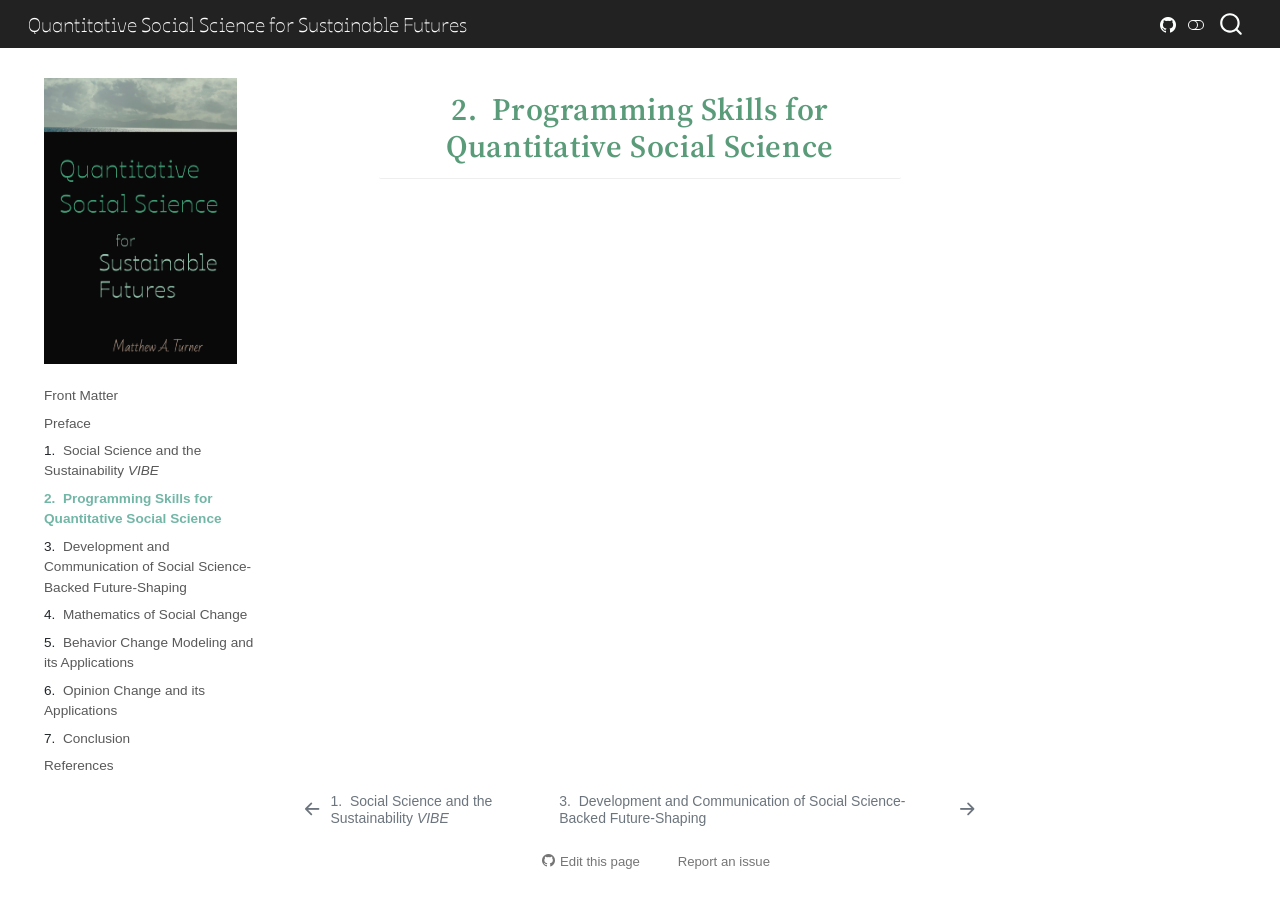
<file: Programming.html>
<!DOCTYPE html>
<html xmlns="http://www.w3.org/1999/xhtml" lang="en" xml:lang="en"><head>

<meta charset="utf-8">
<meta name="generator" content="quarto-1.6.39">

<meta name="viewport" content="width=device-width, initial-scale=1.0, user-scalable=yes">


<title>2&nbsp; Programming Skills for Quantitative Social Science – Quantitative Social Science for Sustainable Futures</title>
<style>
code{white-space: pre-wrap;}
span.smallcaps{font-variant: small-caps;}
div.columns{display: flex; gap: min(4vw, 1.5em);}
div.column{flex: auto; overflow-x: auto;}
div.hanging-indent{margin-left: 1.5em; text-indent: -1.5em;}
ul.task-list{list-style: none;}
ul.task-list li input[type="checkbox"] {
  width: 0.8em;
  margin: 0 0.8em 0.2em -1em; /* quarto-specific, see https://github.com/quarto-dev/quarto-cli/issues/4556 */ 
  vertical-align: middle;
}
</style>


<script src="site_libs/quarto-nav/quarto-nav.js"></script>
<script src="site_libs/quarto-nav/headroom.min.js"></script>
<script src="site_libs/clipboard/clipboard.min.js"></script>
<script src="site_libs/quarto-search/autocomplete.umd.js"></script>
<script src="site_libs/quarto-search/fuse.min.js"></script>
<script src="site_libs/quarto-search/quarto-search.js"></script>
<meta name="quarto:offset" content="./">
<link href="./Development.html" rel="next">
<link href="./Introduction.html" rel="prev">
<script src="site_libs/quarto-html/quarto.js"></script>
<script src="site_libs/quarto-html/popper.min.js"></script>
<script src="site_libs/quarto-html/tippy.umd.min.js"></script>
<script src="site_libs/quarto-html/anchor.min.js"></script>
<link href="site_libs/quarto-html/tippy.css" rel="stylesheet">
<link href="site_libs/quarto-html/quarto-syntax-highlighting-179075414b465f8c4eebc8589a03d56f.css" rel="stylesheet" class="quarto-color-scheme" id="quarto-text-highlighting-styles">
<link href="site_libs/quarto-html/quarto-syntax-highlighting-dark-d5577186b738bc1f67d6526215407722.css" rel="prefetch" class="quarto-color-scheme quarto-color-alternate" id="quarto-text-highlighting-styles">
<script src="site_libs/bootstrap/bootstrap.min.js"></script>
<link href="site_libs/bootstrap/bootstrap-icons.css" rel="stylesheet">
<link href="site_libs/bootstrap/bootstrap-da7631089a2f47c854a13fabf1952da2.min.css" rel="stylesheet" append-hash="true" class="quarto-color-scheme" id="quarto-bootstrap" data-mode="light">
<link href="site_libs/bootstrap/bootstrap-dark-9f0af679a05ea4b39908673edb0c6b86.min.css" rel="prefetch" append-hash="true" class="quarto-color-scheme quarto-color-alternate" id="quarto-bootstrap" data-mode="dark">
<script id="quarto-search-options" type="application/json">{
  "location": "navbar",
  "copy-button": false,
  "collapse-after": 3,
  "panel-placement": "end",
  "type": "overlay",
  "limit": 50,
  "keyboard-shortcut": [
    "f",
    "/",
    "s"
  ],
  "show-item-context": false,
  "language": {
    "search-no-results-text": "No results",
    "search-matching-documents-text": "matching documents",
    "search-copy-link-title": "Copy link to search",
    "search-hide-matches-text": "Hide additional matches",
    "search-more-match-text": "more match in this document",
    "search-more-matches-text": "more matches in this document",
    "search-clear-button-title": "Clear",
    "search-text-placeholder": "",
    "search-detached-cancel-button-title": "Cancel",
    "search-submit-button-title": "Submit",
    "search-label": "Search"
  }
}</script>


</head>

<body class="nav-sidebar floating nav-fixed">

<div id="quarto-search-results"></div>
  <header id="quarto-header" class="headroom fixed-top">
    <nav class="navbar navbar-expand-lg " data-bs-theme="dark">
      <div class="navbar-container container-fluid">
      <div class="navbar-brand-container mx-auto">
    <a class="navbar-brand" href="./index.html">
    <span class="navbar-title">Quantitative Social Science for Sustainable Futures</span>
    </a>
  </div>
        <div class="quarto-navbar-tools tools-end">
    <a href="https://github.com/mt-digital/QSS-Book" title="Source Code" class="quarto-navigation-tool px-1" aria-label="Source Code"><i class="bi bi-github"></i></a>
  <a href="" class="quarto-color-scheme-toggle quarto-navigation-tool  px-1" onclick="window.quartoToggleColorScheme(); return false;" title="Toggle dark mode"><i class="bi"></i></a>
</div>
          <div id="quarto-search" class="" title="Search"></div>
      </div> <!-- /container-fluid -->
    </nav>
  <nav class="quarto-secondary-nav">
    <div class="container-fluid d-flex">
      <button type="button" class="quarto-btn-toggle btn" data-bs-toggle="collapse" role="button" data-bs-target=".quarto-sidebar-collapse-item" aria-controls="quarto-sidebar" aria-expanded="false" aria-label="Toggle sidebar navigation" onclick="if (window.quartoToggleHeadroom) { window.quartoToggleHeadroom(); }">
        <i class="bi bi-layout-text-sidebar-reverse"></i>
      </button>
        <nav class="quarto-page-breadcrumbs" aria-label="breadcrumb"><ol class="breadcrumb"><li class="breadcrumb-item"><a href="./Programming.html"><span class="chapter-number">2</span>&nbsp; <span class="chapter-title">Programming Skills for Quantitative Social Science</span></a></li></ol></nav>
        <a class="flex-grow-1" role="navigation" data-bs-toggle="collapse" data-bs-target=".quarto-sidebar-collapse-item" aria-controls="quarto-sidebar" aria-expanded="false" aria-label="Toggle sidebar navigation" onclick="if (window.quartoToggleHeadroom) { window.quartoToggleHeadroom(); }">      
        </a>
    </div>
  </nav>
</header>
<!-- content -->
<div id="quarto-content" class="quarto-container page-columns page-rows-contents page-layout-article page-navbar">
<!-- sidebar -->
  <nav id="quarto-sidebar" class="sidebar collapse collapse-horizontal quarto-sidebar-collapse-item sidebar-navigation floating overflow-auto">
    <div class="pt-lg-2 mt-2 text-left sidebar-header sidebar-header-stacked">
      <a href="./index.html" class="sidebar-logo-link">
      <img src="./images/Cover.png" alt="" class="sidebar-logo py-0 d-lg-inline d-none">
      </a>
      </div>
    <div class="sidebar-menu-container"> 
    <ul class="list-unstyled mt-1">
        <li class="sidebar-item">
  <div class="sidebar-item-container"> 
  <a href="./index.html" class="sidebar-item-text sidebar-link">
 <span class="menu-text">Front Matter</span></a>
  </div>
</li>
        <li class="sidebar-item">
  <div class="sidebar-item-container"> 
  <a href="./Preface.html" class="sidebar-item-text sidebar-link">
 <span class="menu-text">Preface</span></a>
  </div>
</li>
        <li class="sidebar-item">
  <div class="sidebar-item-container"> 
  <a href="./Introduction.html" class="sidebar-item-text sidebar-link">
 <span class="menu-text"><span class="chapter-number">1</span>&nbsp; <span class="chapter-title">Social Science and the Sustainability <em>VIBE</em></span></span></a>
  </div>
</li>
        <li class="sidebar-item">
  <div class="sidebar-item-container"> 
  <a href="./Programming.html" class="sidebar-item-text sidebar-link active">
 <span class="menu-text"><span class="chapter-number">2</span>&nbsp; <span class="chapter-title">Programming Skills for Quantitative Social Science</span></span></a>
  </div>
</li>
        <li class="sidebar-item">
  <div class="sidebar-item-container"> 
  <a href="./Development.html" class="sidebar-item-text sidebar-link">
 <span class="menu-text"><span class="chapter-number">3</span>&nbsp; <span class="chapter-title">Development and Communication of Social Science-Backed Future-Shaping</span></span></a>
  </div>
</li>
        <li class="sidebar-item">
  <div class="sidebar-item-container"> 
  <a href="./Mathematics.html" class="sidebar-item-text sidebar-link">
 <span class="menu-text"><span class="chapter-number">4</span>&nbsp; <span class="chapter-title">Mathematics of Social Change</span></span></a>
  </div>
</li>
        <li class="sidebar-item">
  <div class="sidebar-item-container"> 
  <a href="./BehaviorChange.html" class="sidebar-item-text sidebar-link">
 <span class="menu-text"><span class="chapter-number">5</span>&nbsp; <span class="chapter-title">Behavior Change Modeling and its Applications</span></span></a>
  </div>
</li>
        <li class="sidebar-item">
  <div class="sidebar-item-container"> 
  <a href="./OpinionChange.html" class="sidebar-item-text sidebar-link">
 <span class="menu-text"><span class="chapter-number">6</span>&nbsp; <span class="chapter-title">Opinion Change and its Applications</span></span></a>
  </div>
</li>
        <li class="sidebar-item">
  <div class="sidebar-item-container"> 
  <a href="./Conclusion.html" class="sidebar-item-text sidebar-link">
 <span class="menu-text"><span class="chapter-number">7</span>&nbsp; <span class="chapter-title">Conclusion</span></span></a>
  </div>
</li>
        <li class="sidebar-item">
  <div class="sidebar-item-container"> 
  <a href="./References.html" class="sidebar-item-text sidebar-link">
 <span class="menu-text">References</span></a>
  </div>
</li>
    </ul>
    </div>
</nav>
<div id="quarto-sidebar-glass" class="quarto-sidebar-collapse-item" data-bs-toggle="collapse" data-bs-target=".quarto-sidebar-collapse-item"></div>
<!-- margin-sidebar -->
    <div id="quarto-margin-sidebar" class="sidebar margin-sidebar zindex-bottom">
        
    </div>
<!-- main -->
<main class="content" id="quarto-document-content">

<header id="title-block-header" class="quarto-title-block default">
<div class="quarto-title">
<h1 class="title"><span class="chapter-number">2</span>&nbsp; <span class="chapter-title">Programming Skills for Quantitative Social Science</span></h1>
</div>



<div class="quarto-title-meta">

    
  
    
  </div>
  


</header>





</main> <!-- /main -->
<script id="quarto-html-after-body" type="application/javascript">
window.document.addEventListener("DOMContentLoaded", function (event) {
  const toggleBodyColorMode = (bsSheetEl) => {
    const mode = bsSheetEl.getAttribute("data-mode");
    const bodyEl = window.document.querySelector("body");
    if (mode === "dark") {
      bodyEl.classList.add("quarto-dark");
      bodyEl.classList.remove("quarto-light");
    } else {
      bodyEl.classList.add("quarto-light");
      bodyEl.classList.remove("quarto-dark");
    }
  }
  const toggleBodyColorPrimary = () => {
    const bsSheetEl = window.document.querySelector("link#quarto-bootstrap");
    if (bsSheetEl) {
      toggleBodyColorMode(bsSheetEl);
    }
  }
  toggleBodyColorPrimary();  
  const disableStylesheet = (stylesheets) => {
    for (let i=0; i < stylesheets.length; i++) {
      const stylesheet = stylesheets[i];
      stylesheet.rel = 'prefetch';
    }
  }
  const enableStylesheet = (stylesheets) => {
    for (let i=0; i < stylesheets.length; i++) {
      const stylesheet = stylesheets[i];
      stylesheet.rel = 'stylesheet';
    }
  }
  const manageTransitions = (selector, allowTransitions) => {
    const els = window.document.querySelectorAll(selector);
    for (let i=0; i < els.length; i++) {
      const el = els[i];
      if (allowTransitions) {
        el.classList.remove('notransition');
      } else {
        el.classList.add('notransition');
      }
    }
  }
  const toggleGiscusIfUsed = (isAlternate, darkModeDefault) => {
    const baseTheme = document.querySelector('#giscus-base-theme')?.value ?? 'light';
    const alternateTheme = document.querySelector('#giscus-alt-theme')?.value ?? 'dark';
    let newTheme = '';
    if(darkModeDefault) {
      newTheme = isAlternate ? baseTheme : alternateTheme;
    } else {
      newTheme = isAlternate ? alternateTheme : baseTheme;
    }
    const changeGiscusTheme = () => {
      // From: https://github.com/giscus/giscus/issues/336
      const sendMessage = (message) => {
        const iframe = document.querySelector('iframe.giscus-frame');
        if (!iframe) return;
        iframe.contentWindow.postMessage({ giscus: message }, 'https://giscus.app');
      }
      sendMessage({
        setConfig: {
          theme: newTheme
        }
      });
    }
    const isGiscussLoaded = window.document.querySelector('iframe.giscus-frame') !== null;
    if (isGiscussLoaded) {
      changeGiscusTheme();
    }
  }
  const toggleColorMode = (alternate) => {
    // Switch the stylesheets
    const alternateStylesheets = window.document.querySelectorAll('link.quarto-color-scheme.quarto-color-alternate');
    manageTransitions('#quarto-margin-sidebar .nav-link', false);
    if (alternate) {
      enableStylesheet(alternateStylesheets);
      for (const sheetNode of alternateStylesheets) {
        if (sheetNode.id === "quarto-bootstrap") {
          toggleBodyColorMode(sheetNode);
        }
      }
    } else {
      disableStylesheet(alternateStylesheets);
      toggleBodyColorPrimary();
    }
    manageTransitions('#quarto-margin-sidebar .nav-link', true);
    // Switch the toggles
    const toggles = window.document.querySelectorAll('.quarto-color-scheme-toggle');
    for (let i=0; i < toggles.length; i++) {
      const toggle = toggles[i];
      if (toggle) {
        if (alternate) {
          toggle.classList.add("alternate");     
        } else {
          toggle.classList.remove("alternate");
        }
      }
    }
    // Hack to workaround the fact that safari doesn't
    // properly recolor the scrollbar when toggling (#1455)
    if (navigator.userAgent.indexOf('Safari') > 0 && navigator.userAgent.indexOf('Chrome') == -1) {
      manageTransitions("body", false);
      window.scrollTo(0, 1);
      setTimeout(() => {
        window.scrollTo(0, 0);
        manageTransitions("body", true);
      }, 40);  
    }
  }
  const isFileUrl = () => { 
    return window.location.protocol === 'file:';
  }
  const hasAlternateSentinel = () => {  
    let styleSentinel = getColorSchemeSentinel();
    if (styleSentinel !== null) {
      return styleSentinel === "alternate";
    } else {
      return false;
    }
  }
  const setStyleSentinel = (alternate) => {
    const value = alternate ? "alternate" : "default";
    if (!isFileUrl()) {
      window.localStorage.setItem("quarto-color-scheme", value);
    } else {
      localAlternateSentinel = value;
    }
  }
  const getColorSchemeSentinel = () => {
    if (!isFileUrl()) {
      const storageValue = window.localStorage.getItem("quarto-color-scheme");
      return storageValue != null ? storageValue : localAlternateSentinel;
    } else {
      return localAlternateSentinel;
    }
  }
  const darkModeDefault = false;
  let localAlternateSentinel = darkModeDefault ? 'alternate' : 'default';
  // Dark / light mode switch
  window.quartoToggleColorScheme = () => {
    // Read the current dark / light value 
    let toAlternate = !hasAlternateSentinel();
    toggleColorMode(toAlternate);
    setStyleSentinel(toAlternate);
    toggleGiscusIfUsed(toAlternate, darkModeDefault);
  };
  // Ensure there is a toggle, if there isn't float one in the top right
  if (window.document.querySelector('.quarto-color-scheme-toggle') === null) {
    const a = window.document.createElement('a');
    a.classList.add('top-right');
    a.classList.add('quarto-color-scheme-toggle');
    a.href = "";
    a.onclick = function() { try { window.quartoToggleColorScheme(); } catch {} return false; };
    const i = window.document.createElement("i");
    i.classList.add('bi');
    a.appendChild(i);
    window.document.body.appendChild(a);
  }
  // Switch to dark mode if need be
  if (hasAlternateSentinel()) {
    toggleColorMode(true);
  } else {
    toggleColorMode(false);
  }
  const icon = "";
  const anchorJS = new window.AnchorJS();
  anchorJS.options = {
    placement: 'right',
    icon: icon
  };
  anchorJS.add('.anchored');
  const isCodeAnnotation = (el) => {
    for (const clz of el.classList) {
      if (clz.startsWith('code-annotation-')) {                     
        return true;
      }
    }
    return false;
  }
  const onCopySuccess = function(e) {
    // button target
    const button = e.trigger;
    // don't keep focus
    button.blur();
    // flash "checked"
    button.classList.add('code-copy-button-checked');
    var currentTitle = button.getAttribute("title");
    button.setAttribute("title", "Copied!");
    let tooltip;
    if (window.bootstrap) {
      button.setAttribute("data-bs-toggle", "tooltip");
      button.setAttribute("data-bs-placement", "left");
      button.setAttribute("data-bs-title", "Copied!");
      tooltip = new bootstrap.Tooltip(button, 
        { trigger: "manual", 
          customClass: "code-copy-button-tooltip",
          offset: [0, -8]});
      tooltip.show();    
    }
    setTimeout(function() {
      if (tooltip) {
        tooltip.hide();
        button.removeAttribute("data-bs-title");
        button.removeAttribute("data-bs-toggle");
        button.removeAttribute("data-bs-placement");
      }
      button.setAttribute("title", currentTitle);
      button.classList.remove('code-copy-button-checked');
    }, 1000);
    // clear code selection
    e.clearSelection();
  }
  const getTextToCopy = function(trigger) {
      const codeEl = trigger.previousElementSibling.cloneNode(true);
      for (const childEl of codeEl.children) {
        if (isCodeAnnotation(childEl)) {
          childEl.remove();
        }
      }
      return codeEl.innerText;
  }
  const clipboard = new window.ClipboardJS('.code-copy-button:not([data-in-quarto-modal])', {
    text: getTextToCopy
  });
  clipboard.on('success', onCopySuccess);
  if (window.document.getElementById('quarto-embedded-source-code-modal')) {
    const clipboardModal = new window.ClipboardJS('.code-copy-button[data-in-quarto-modal]', {
      text: getTextToCopy,
      container: window.document.getElementById('quarto-embedded-source-code-modal')
    });
    clipboardModal.on('success', onCopySuccess);
  }
    var localhostRegex = new RegExp(/^(?:http|https):\/\/localhost\:?[0-9]*\//);
    var mailtoRegex = new RegExp(/^mailto:/);
      var filterRegex = new RegExp('/' + window.location.host + '/');
    var isInternal = (href) => {
        return filterRegex.test(href) || localhostRegex.test(href) || mailtoRegex.test(href);
    }
    // Inspect non-navigation links and adorn them if external
 	var links = window.document.querySelectorAll('a[href]:not(.nav-link):not(.navbar-brand):not(.toc-action):not(.sidebar-link):not(.sidebar-item-toggle):not(.pagination-link):not(.no-external):not([aria-hidden]):not(.dropdown-item):not(.quarto-navigation-tool):not(.about-link)');
    for (var i=0; i<links.length; i++) {
      const link = links[i];
      if (!isInternal(link.href)) {
        // undo the damage that might have been done by quarto-nav.js in the case of
        // links that we want to consider external
        if (link.dataset.originalHref !== undefined) {
          link.href = link.dataset.originalHref;
        }
      }
    }
  function tippyHover(el, contentFn, onTriggerFn, onUntriggerFn) {
    const config = {
      allowHTML: true,
      maxWidth: 500,
      delay: 100,
      arrow: false,
      appendTo: function(el) {
          return el.parentElement;
      },
      interactive: true,
      interactiveBorder: 10,
      theme: 'quarto',
      placement: 'bottom-start',
    };
    if (contentFn) {
      config.content = contentFn;
    }
    if (onTriggerFn) {
      config.onTrigger = onTriggerFn;
    }
    if (onUntriggerFn) {
      config.onUntrigger = onUntriggerFn;
    }
    window.tippy(el, config); 
  }
  const noterefs = window.document.querySelectorAll('a[role="doc-noteref"]');
  for (var i=0; i<noterefs.length; i++) {
    const ref = noterefs[i];
    tippyHover(ref, function() {
      // use id or data attribute instead here
      let href = ref.getAttribute('data-footnote-href') || ref.getAttribute('href');
      try { href = new URL(href).hash; } catch {}
      const id = href.replace(/^#\/?/, "");
      const note = window.document.getElementById(id);
      if (note) {
        return note.innerHTML;
      } else {
        return "";
      }
    });
  }
  const xrefs = window.document.querySelectorAll('a.quarto-xref');
  const processXRef = (id, note) => {
    // Strip column container classes
    const stripColumnClz = (el) => {
      el.classList.remove("page-full", "page-columns");
      if (el.children) {
        for (const child of el.children) {
          stripColumnClz(child);
        }
      }
    }
    stripColumnClz(note)
    if (id === null || id.startsWith('sec-')) {
      // Special case sections, only their first couple elements
      const container = document.createElement("div");
      if (note.children && note.children.length > 2) {
        container.appendChild(note.children[0].cloneNode(true));
        for (let i = 1; i < note.children.length; i++) {
          const child = note.children[i];
          if (child.tagName === "P" && child.innerText === "") {
            continue;
          } else {
            container.appendChild(child.cloneNode(true));
            break;
          }
        }
        if (window.Quarto?.typesetMath) {
          window.Quarto.typesetMath(container);
        }
        return container.innerHTML
      } else {
        if (window.Quarto?.typesetMath) {
          window.Quarto.typesetMath(note);
        }
        return note.innerHTML;
      }
    } else {
      // Remove any anchor links if they are present
      const anchorLink = note.querySelector('a.anchorjs-link');
      if (anchorLink) {
        anchorLink.remove();
      }
      if (window.Quarto?.typesetMath) {
        window.Quarto.typesetMath(note);
      }
      if (note.classList.contains("callout")) {
        return note.outerHTML;
      } else {
        return note.innerHTML;
      }
    }
  }
  for (var i=0; i<xrefs.length; i++) {
    const xref = xrefs[i];
    tippyHover(xref, undefined, function(instance) {
      instance.disable();
      let url = xref.getAttribute('href');
      let hash = undefined; 
      if (url.startsWith('#')) {
        hash = url;
      } else {
        try { hash = new URL(url).hash; } catch {}
      }
      if (hash) {
        const id = hash.replace(/^#\/?/, "");
        const note = window.document.getElementById(id);
        if (note !== null) {
          try {
            const html = processXRef(id, note.cloneNode(true));
            instance.setContent(html);
          } finally {
            instance.enable();
            instance.show();
          }
        } else {
          // See if we can fetch this
          fetch(url.split('#')[0])
          .then(res => res.text())
          .then(html => {
            const parser = new DOMParser();
            const htmlDoc = parser.parseFromString(html, "text/html");
            const note = htmlDoc.getElementById(id);
            if (note !== null) {
              const html = processXRef(id, note);
              instance.setContent(html);
            } 
          }).finally(() => {
            instance.enable();
            instance.show();
          });
        }
      } else {
        // See if we can fetch a full url (with no hash to target)
        // This is a special case and we should probably do some content thinning / targeting
        fetch(url)
        .then(res => res.text())
        .then(html => {
          const parser = new DOMParser();
          const htmlDoc = parser.parseFromString(html, "text/html");
          const note = htmlDoc.querySelector('main.content');
          if (note !== null) {
            // This should only happen for chapter cross references
            // (since there is no id in the URL)
            // remove the first header
            if (note.children.length > 0 && note.children[0].tagName === "HEADER") {
              note.children[0].remove();
            }
            const html = processXRef(null, note);
            instance.setContent(html);
          } 
        }).finally(() => {
          instance.enable();
          instance.show();
        });
      }
    }, function(instance) {
    });
  }
      let selectedAnnoteEl;
      const selectorForAnnotation = ( cell, annotation) => {
        let cellAttr = 'data-code-cell="' + cell + '"';
        let lineAttr = 'data-code-annotation="' +  annotation + '"';
        const selector = 'span[' + cellAttr + '][' + lineAttr + ']';
        return selector;
      }
      const selectCodeLines = (annoteEl) => {
        const doc = window.document;
        const targetCell = annoteEl.getAttribute("data-target-cell");
        const targetAnnotation = annoteEl.getAttribute("data-target-annotation");
        const annoteSpan = window.document.querySelector(selectorForAnnotation(targetCell, targetAnnotation));
        const lines = annoteSpan.getAttribute("data-code-lines").split(",");
        const lineIds = lines.map((line) => {
          return targetCell + "-" + line;
        })
        let top = null;
        let height = null;
        let parent = null;
        if (lineIds.length > 0) {
            //compute the position of the single el (top and bottom and make a div)
            const el = window.document.getElementById(lineIds[0]);
            top = el.offsetTop;
            height = el.offsetHeight;
            parent = el.parentElement.parentElement;
          if (lineIds.length > 1) {
            const lastEl = window.document.getElementById(lineIds[lineIds.length - 1]);
            const bottom = lastEl.offsetTop + lastEl.offsetHeight;
            height = bottom - top;
          }
          if (top !== null && height !== null && parent !== null) {
            // cook up a div (if necessary) and position it 
            let div = window.document.getElementById("code-annotation-line-highlight");
            if (div === null) {
              div = window.document.createElement("div");
              div.setAttribute("id", "code-annotation-line-highlight");
              div.style.position = 'absolute';
              parent.appendChild(div);
            }
            div.style.top = top - 2 + "px";
            div.style.height = height + 4 + "px";
            div.style.left = 0;
            let gutterDiv = window.document.getElementById("code-annotation-line-highlight-gutter");
            if (gutterDiv === null) {
              gutterDiv = window.document.createElement("div");
              gutterDiv.setAttribute("id", "code-annotation-line-highlight-gutter");
              gutterDiv.style.position = 'absolute';
              const codeCell = window.document.getElementById(targetCell);
              const gutter = codeCell.querySelector('.code-annotation-gutter');
              gutter.appendChild(gutterDiv);
            }
            gutterDiv.style.top = top - 2 + "px";
            gutterDiv.style.height = height + 4 + "px";
          }
          selectedAnnoteEl = annoteEl;
        }
      };
      const unselectCodeLines = () => {
        const elementsIds = ["code-annotation-line-highlight", "code-annotation-line-highlight-gutter"];
        elementsIds.forEach((elId) => {
          const div = window.document.getElementById(elId);
          if (div) {
            div.remove();
          }
        });
        selectedAnnoteEl = undefined;
      };
        // Handle positioning of the toggle
    window.addEventListener(
      "resize",
      throttle(() => {
        elRect = undefined;
        if (selectedAnnoteEl) {
          selectCodeLines(selectedAnnoteEl);
        }
      }, 10)
    );
    function throttle(fn, ms) {
    let throttle = false;
    let timer;
      return (...args) => {
        if(!throttle) { // first call gets through
            fn.apply(this, args);
            throttle = true;
        } else { // all the others get throttled
            if(timer) clearTimeout(timer); // cancel #2
            timer = setTimeout(() => {
              fn.apply(this, args);
              timer = throttle = false;
            }, ms);
        }
      };
    }
      // Attach click handler to the DT
      const annoteDls = window.document.querySelectorAll('dt[data-target-cell]');
      for (const annoteDlNode of annoteDls) {
        annoteDlNode.addEventListener('click', (event) => {
          const clickedEl = event.target;
          if (clickedEl !== selectedAnnoteEl) {
            unselectCodeLines();
            const activeEl = window.document.querySelector('dt[data-target-cell].code-annotation-active');
            if (activeEl) {
              activeEl.classList.remove('code-annotation-active');
            }
            selectCodeLines(clickedEl);
            clickedEl.classList.add('code-annotation-active');
          } else {
            // Unselect the line
            unselectCodeLines();
            clickedEl.classList.remove('code-annotation-active');
          }
        });
      }
  const findCites = (el) => {
    const parentEl = el.parentElement;
    if (parentEl) {
      const cites = parentEl.dataset.cites;
      if (cites) {
        return {
          el,
          cites: cites.split(' ')
        };
      } else {
        return findCites(el.parentElement)
      }
    } else {
      return undefined;
    }
  };
  var bibliorefs = window.document.querySelectorAll('a[role="doc-biblioref"]');
  for (var i=0; i<bibliorefs.length; i++) {
    const ref = bibliorefs[i];
    const citeInfo = findCites(ref);
    if (citeInfo) {
      tippyHover(citeInfo.el, function() {
        var popup = window.document.createElement('div');
        citeInfo.cites.forEach(function(cite) {
          var citeDiv = window.document.createElement('div');
          citeDiv.classList.add('hanging-indent');
          citeDiv.classList.add('csl-entry');
          var biblioDiv = window.document.getElementById('ref-' + cite);
          if (biblioDiv) {
            citeDiv.innerHTML = biblioDiv.innerHTML;
          }
          popup.appendChild(citeDiv);
        });
        return popup.innerHTML;
      });
    }
  }
});
</script>
<nav class="page-navigation">
  <div class="nav-page nav-page-previous">
      <a href="./Introduction.html" class="pagination-link" aria-label="Social Science and the Sustainability _VIBE_">
        <i class="bi bi-arrow-left-short"></i> <span class="nav-page-text"><span class="chapter-number">1</span>&nbsp; <span class="chapter-title">Social Science and the Sustainability <em>VIBE</em></span></span>
      </a>          
  </div>
  <div class="nav-page nav-page-next">
      <a href="./Development.html" class="pagination-link" aria-label="Development and Communication of Social Science-Backed Future-Shaping">
        <span class="nav-page-text"><span class="chapter-number">3</span>&nbsp; <span class="chapter-title">Development and Communication of Social Science-Backed Future-Shaping</span></span> <i class="bi bi-arrow-right-short"></i>
      </a>
  </div>
</nav>
</div> <!-- /content -->




<footer class="footer"><div class="nav-footer"><div class="nav-footer-center"><div class="toc-actions"><ul><li><a href="https://github.com/mt-digital/QSS-Book/edit/main/Programming.qmd" class="toc-action"><i class="bi bi-github"></i>Edit this page</a></li><li><a href="https://github.com/mt-digital/QSS-Book/issues/new" class="toc-action"><i class="bi empty"></i>Report an issue</a></li></ul></div></div></div></footer></body></html>
</file>
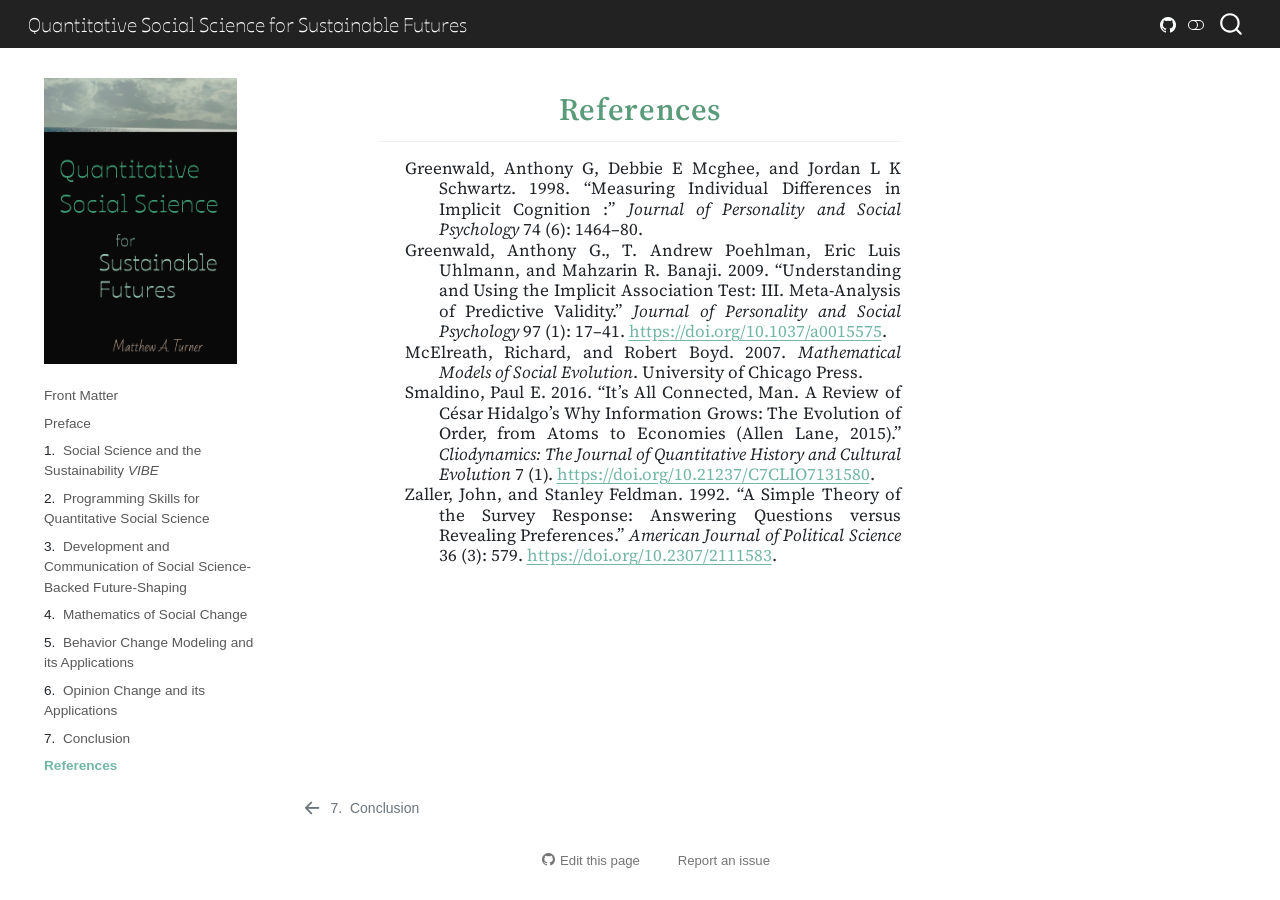
<file: References.html>
<!DOCTYPE html>
<html xmlns="http://www.w3.org/1999/xhtml" lang="en" xml:lang="en"><head>

<meta charset="utf-8">
<meta name="generator" content="quarto-1.6.39">

<meta name="viewport" content="width=device-width, initial-scale=1.0, user-scalable=yes">


<title>References – Quantitative Social Science for Sustainable Futures</title>
<style>
code{white-space: pre-wrap;}
span.smallcaps{font-variant: small-caps;}
div.columns{display: flex; gap: min(4vw, 1.5em);}
div.column{flex: auto; overflow-x: auto;}
div.hanging-indent{margin-left: 1.5em; text-indent: -1.5em;}
ul.task-list{list-style: none;}
ul.task-list li input[type="checkbox"] {
  width: 0.8em;
  margin: 0 0.8em 0.2em -1em; /* quarto-specific, see https://github.com/quarto-dev/quarto-cli/issues/4556 */ 
  vertical-align: middle;
}
/* CSS for citations */
div.csl-bib-body { }
div.csl-entry {
  clear: both;
}
.hanging-indent div.csl-entry {
  margin-left:2em;
  text-indent:-2em;
}
div.csl-left-margin {
  min-width:2em;
  float:left;
}
div.csl-right-inline {
  margin-left:2em;
  padding-left:1em;
}
div.csl-indent {
  margin-left: 2em;
}</style>


<script src="site_libs/quarto-nav/quarto-nav.js"></script>
<script src="site_libs/quarto-nav/headroom.min.js"></script>
<script src="site_libs/clipboard/clipboard.min.js"></script>
<script src="site_libs/quarto-search/autocomplete.umd.js"></script>
<script src="site_libs/quarto-search/fuse.min.js"></script>
<script src="site_libs/quarto-search/quarto-search.js"></script>
<meta name="quarto:offset" content="./">
<link href="./Conclusion.html" rel="prev">
<script src="site_libs/quarto-html/quarto.js"></script>
<script src="site_libs/quarto-html/popper.min.js"></script>
<script src="site_libs/quarto-html/tippy.umd.min.js"></script>
<script src="site_libs/quarto-html/anchor.min.js"></script>
<link href="site_libs/quarto-html/tippy.css" rel="stylesheet">
<link href="site_libs/quarto-html/quarto-syntax-highlighting-179075414b465f8c4eebc8589a03d56f.css" rel="stylesheet" class="quarto-color-scheme" id="quarto-text-highlighting-styles">
<link href="site_libs/quarto-html/quarto-syntax-highlighting-dark-d5577186b738bc1f67d6526215407722.css" rel="prefetch" class="quarto-color-scheme quarto-color-alternate" id="quarto-text-highlighting-styles">
<script src="site_libs/bootstrap/bootstrap.min.js"></script>
<link href="site_libs/bootstrap/bootstrap-icons.css" rel="stylesheet">
<link href="site_libs/bootstrap/bootstrap-da7631089a2f47c854a13fabf1952da2.min.css" rel="stylesheet" append-hash="true" class="quarto-color-scheme" id="quarto-bootstrap" data-mode="light">
<link href="site_libs/bootstrap/bootstrap-dark-9f0af679a05ea4b39908673edb0c6b86.min.css" rel="prefetch" append-hash="true" class="quarto-color-scheme quarto-color-alternate" id="quarto-bootstrap" data-mode="dark">
<script id="quarto-search-options" type="application/json">{
  "location": "navbar",
  "copy-button": false,
  "collapse-after": 3,
  "panel-placement": "end",
  "type": "overlay",
  "limit": 50,
  "keyboard-shortcut": [
    "f",
    "/",
    "s"
  ],
  "show-item-context": false,
  "language": {
    "search-no-results-text": "No results",
    "search-matching-documents-text": "matching documents",
    "search-copy-link-title": "Copy link to search",
    "search-hide-matches-text": "Hide additional matches",
    "search-more-match-text": "more match in this document",
    "search-more-matches-text": "more matches in this document",
    "search-clear-button-title": "Clear",
    "search-text-placeholder": "",
    "search-detached-cancel-button-title": "Cancel",
    "search-submit-button-title": "Submit",
    "search-label": "Search"
  }
}</script>


</head>

<body class="nav-sidebar floating nav-fixed">

<div id="quarto-search-results"></div>
  <header id="quarto-header" class="headroom fixed-top">
    <nav class="navbar navbar-expand-lg " data-bs-theme="dark">
      <div class="navbar-container container-fluid">
      <div class="navbar-brand-container mx-auto">
    <a class="navbar-brand" href="./index.html">
    <span class="navbar-title">Quantitative Social Science for Sustainable Futures</span>
    </a>
  </div>
        <div class="quarto-navbar-tools tools-end">
    <a href="https://github.com/mt-digital/QSS-Book" title="Source Code" class="quarto-navigation-tool px-1" aria-label="Source Code"><i class="bi bi-github"></i></a>
  <a href="" class="quarto-color-scheme-toggle quarto-navigation-tool  px-1" onclick="window.quartoToggleColorScheme(); return false;" title="Toggle dark mode"><i class="bi"></i></a>
</div>
          <div id="quarto-search" class="" title="Search"></div>
      </div> <!-- /container-fluid -->
    </nav>
  <nav class="quarto-secondary-nav">
    <div class="container-fluid d-flex">
      <button type="button" class="quarto-btn-toggle btn" data-bs-toggle="collapse" role="button" data-bs-target=".quarto-sidebar-collapse-item" aria-controls="quarto-sidebar" aria-expanded="false" aria-label="Toggle sidebar navigation" onclick="if (window.quartoToggleHeadroom) { window.quartoToggleHeadroom(); }">
        <i class="bi bi-layout-text-sidebar-reverse"></i>
      </button>
        <nav class="quarto-page-breadcrumbs" aria-label="breadcrumb"><ol class="breadcrumb"><li class="breadcrumb-item"><a href="./References.html">References</a></li></ol></nav>
        <a class="flex-grow-1" role="navigation" data-bs-toggle="collapse" data-bs-target=".quarto-sidebar-collapse-item" aria-controls="quarto-sidebar" aria-expanded="false" aria-label="Toggle sidebar navigation" onclick="if (window.quartoToggleHeadroom) { window.quartoToggleHeadroom(); }">      
        </a>
    </div>
  </nav>
</header>
<!-- content -->
<div id="quarto-content" class="quarto-container page-columns page-rows-contents page-layout-article page-navbar">
<!-- sidebar -->
  <nav id="quarto-sidebar" class="sidebar collapse collapse-horizontal quarto-sidebar-collapse-item sidebar-navigation floating overflow-auto">
    <div class="pt-lg-2 mt-2 text-left sidebar-header sidebar-header-stacked">
      <a href="./index.html" class="sidebar-logo-link">
      <img src="./images/Cover.png" alt="" class="sidebar-logo py-0 d-lg-inline d-none">
      </a>
      </div>
    <div class="sidebar-menu-container"> 
    <ul class="list-unstyled mt-1">
        <li class="sidebar-item">
  <div class="sidebar-item-container"> 
  <a href="./index.html" class="sidebar-item-text sidebar-link">
 <span class="menu-text">Front Matter</span></a>
  </div>
</li>
        <li class="sidebar-item">
  <div class="sidebar-item-container"> 
  <a href="./Preface.html" class="sidebar-item-text sidebar-link">
 <span class="menu-text">Preface</span></a>
  </div>
</li>
        <li class="sidebar-item">
  <div class="sidebar-item-container"> 
  <a href="./Introduction.html" class="sidebar-item-text sidebar-link">
 <span class="menu-text"><span class="chapter-number">1</span>&nbsp; <span class="chapter-title">Social Science and the Sustainability <em>VIBE</em></span></span></a>
  </div>
</li>
        <li class="sidebar-item">
  <div class="sidebar-item-container"> 
  <a href="./Programming.html" class="sidebar-item-text sidebar-link">
 <span class="menu-text"><span class="chapter-number">2</span>&nbsp; <span class="chapter-title">Programming Skills for Quantitative Social Science</span></span></a>
  </div>
</li>
        <li class="sidebar-item">
  <div class="sidebar-item-container"> 
  <a href="./Development.html" class="sidebar-item-text sidebar-link">
 <span class="menu-text"><span class="chapter-number">3</span>&nbsp; <span class="chapter-title">Development and Communication of Social Science-Backed Future-Shaping</span></span></a>
  </div>
</li>
        <li class="sidebar-item">
  <div class="sidebar-item-container"> 
  <a href="./Mathematics.html" class="sidebar-item-text sidebar-link">
 <span class="menu-text"><span class="chapter-number">4</span>&nbsp; <span class="chapter-title">Mathematics of Social Change</span></span></a>
  </div>
</li>
        <li class="sidebar-item">
  <div class="sidebar-item-container"> 
  <a href="./BehaviorChange.html" class="sidebar-item-text sidebar-link">
 <span class="menu-text"><span class="chapter-number">5</span>&nbsp; <span class="chapter-title">Behavior Change Modeling and its Applications</span></span></a>
  </div>
</li>
        <li class="sidebar-item">
  <div class="sidebar-item-container"> 
  <a href="./OpinionChange.html" class="sidebar-item-text sidebar-link">
 <span class="menu-text"><span class="chapter-number">6</span>&nbsp; <span class="chapter-title">Opinion Change and its Applications</span></span></a>
  </div>
</li>
        <li class="sidebar-item">
  <div class="sidebar-item-container"> 
  <a href="./Conclusion.html" class="sidebar-item-text sidebar-link">
 <span class="menu-text"><span class="chapter-number">7</span>&nbsp; <span class="chapter-title">Conclusion</span></span></a>
  </div>
</li>
        <li class="sidebar-item">
  <div class="sidebar-item-container"> 
  <a href="./References.html" class="sidebar-item-text sidebar-link active">
 <span class="menu-text">References</span></a>
  </div>
</li>
    </ul>
    </div>
</nav>
<div id="quarto-sidebar-glass" class="quarto-sidebar-collapse-item" data-bs-toggle="collapse" data-bs-target=".quarto-sidebar-collapse-item"></div>
<!-- margin-sidebar -->
    <div id="quarto-margin-sidebar" class="sidebar margin-sidebar zindex-bottom">
        
    </div>
<!-- main -->
<main class="content" id="quarto-document-content">

<header id="title-block-header" class="quarto-title-block default">
<div class="quarto-title">
<h1 class="title">References</h1>
</div>



<div class="quarto-title-meta">

    
  
    
  </div>
  


</header>


<div id="refs" class="references csl-bib-body hanging-indent" data-entry-spacing="0" role="list">
<div id="ref-Greenwald1998" class="csl-entry" role="listitem">
Greenwald, Anthony G, Debbie E Mcghee, and Jordan L K Schwartz. 1998.
<span>“<span class="nocase">Measuring Individual Differences in Implicit
Cognition :</span>”</span> <em>Journal of Personality and Social
Psychology</em> 74 (6): 1464–80.
</div>
<div id="ref-Greenwald2009" class="csl-entry" role="listitem">
Greenwald, Anthony G., T. Andrew Poehlman, Eric Luis Uhlmann, and
Mahzarin R. Banaji. 2009. <span>“<span class="nocase">Understanding and
Using the Implicit Association Test: III. Meta-Analysis of Predictive
Validity</span>.”</span> <em>Journal of Personality and Social
Psychology</em> 97 (1): 17–41. <a href="https://doi.org/10.1037/a0015575">https://doi.org/10.1037/a0015575</a>.
</div>
<div id="ref-McElreathBoyd2007_MathModSocEvo" class="csl-entry" role="listitem">
McElreath, Richard, and Robert Boyd. 2007. <em><span class="nocase">Mathematical Models of Social Evolution</span></em>.
University of Chicago Press.
</div>
<div id="ref-Smaldino2016" class="csl-entry" role="listitem">
Smaldino, Paul E. 2016. <span>“<span class="nocase">It’s All Connected,
Man. A Review of C<span class="nocase">é</span>sar Hidalgo’s Why
Information Grows: The Evolution of Order, from Atoms to Economies
(Allen Lane, 2015)</span>.”</span> <em>Cliodynamics: The Journal of
Quantitative History and Cultural Evolution</em> 7 (1). <a href="https://doi.org/10.21237/C7CLIO7131580">https://doi.org/10.21237/C7CLIO7131580</a>.
</div>
<div id="ref-Zaller1992" class="csl-entry" role="listitem">
Zaller, John, and Stanley Feldman. 1992. <span>“<span class="nocase">A
Simple Theory of the Survey Response: Answering Questions versus
Revealing Preferences</span>.”</span> <em>American Journal of Political
Science</em> 36 (3): 579. <a href="https://doi.org/10.2307/2111583">https://doi.org/10.2307/2111583</a>.
</div>
</div>



</main> <!-- /main -->
<script id="quarto-html-after-body" type="application/javascript">
window.document.addEventListener("DOMContentLoaded", function (event) {
  const toggleBodyColorMode = (bsSheetEl) => {
    const mode = bsSheetEl.getAttribute("data-mode");
    const bodyEl = window.document.querySelector("body");
    if (mode === "dark") {
      bodyEl.classList.add("quarto-dark");
      bodyEl.classList.remove("quarto-light");
    } else {
      bodyEl.classList.add("quarto-light");
      bodyEl.classList.remove("quarto-dark");
    }
  }
  const toggleBodyColorPrimary = () => {
    const bsSheetEl = window.document.querySelector("link#quarto-bootstrap");
    if (bsSheetEl) {
      toggleBodyColorMode(bsSheetEl);
    }
  }
  toggleBodyColorPrimary();  
  const disableStylesheet = (stylesheets) => {
    for (let i=0; i < stylesheets.length; i++) {
      const stylesheet = stylesheets[i];
      stylesheet.rel = 'prefetch';
    }
  }
  const enableStylesheet = (stylesheets) => {
    for (let i=0; i < stylesheets.length; i++) {
      const stylesheet = stylesheets[i];
      stylesheet.rel = 'stylesheet';
    }
  }
  const manageTransitions = (selector, allowTransitions) => {
    const els = window.document.querySelectorAll(selector);
    for (let i=0; i < els.length; i++) {
      const el = els[i];
      if (allowTransitions) {
        el.classList.remove('notransition');
      } else {
        el.classList.add('notransition');
      }
    }
  }
  const toggleGiscusIfUsed = (isAlternate, darkModeDefault) => {
    const baseTheme = document.querySelector('#giscus-base-theme')?.value ?? 'light';
    const alternateTheme = document.querySelector('#giscus-alt-theme')?.value ?? 'dark';
    let newTheme = '';
    if(darkModeDefault) {
      newTheme = isAlternate ? baseTheme : alternateTheme;
    } else {
      newTheme = isAlternate ? alternateTheme : baseTheme;
    }
    const changeGiscusTheme = () => {
      // From: https://github.com/giscus/giscus/issues/336
      const sendMessage = (message) => {
        const iframe = document.querySelector('iframe.giscus-frame');
        if (!iframe) return;
        iframe.contentWindow.postMessage({ giscus: message }, 'https://giscus.app');
      }
      sendMessage({
        setConfig: {
          theme: newTheme
        }
      });
    }
    const isGiscussLoaded = window.document.querySelector('iframe.giscus-frame') !== null;
    if (isGiscussLoaded) {
      changeGiscusTheme();
    }
  }
  const toggleColorMode = (alternate) => {
    // Switch the stylesheets
    const alternateStylesheets = window.document.querySelectorAll('link.quarto-color-scheme.quarto-color-alternate');
    manageTransitions('#quarto-margin-sidebar .nav-link', false);
    if (alternate) {
      enableStylesheet(alternateStylesheets);
      for (const sheetNode of alternateStylesheets) {
        if (sheetNode.id === "quarto-bootstrap") {
          toggleBodyColorMode(sheetNode);
        }
      }
    } else {
      disableStylesheet(alternateStylesheets);
      toggleBodyColorPrimary();
    }
    manageTransitions('#quarto-margin-sidebar .nav-link', true);
    // Switch the toggles
    const toggles = window.document.querySelectorAll('.quarto-color-scheme-toggle');
    for (let i=0; i < toggles.length; i++) {
      const toggle = toggles[i];
      if (toggle) {
        if (alternate) {
          toggle.classList.add("alternate");     
        } else {
          toggle.classList.remove("alternate");
        }
      }
    }
    // Hack to workaround the fact that safari doesn't
    // properly recolor the scrollbar when toggling (#1455)
    if (navigator.userAgent.indexOf('Safari') > 0 && navigator.userAgent.indexOf('Chrome') == -1) {
      manageTransitions("body", false);
      window.scrollTo(0, 1);
      setTimeout(() => {
        window.scrollTo(0, 0);
        manageTransitions("body", true);
      }, 40);  
    }
  }
  const isFileUrl = () => { 
    return window.location.protocol === 'file:';
  }
  const hasAlternateSentinel = () => {  
    let styleSentinel = getColorSchemeSentinel();
    if (styleSentinel !== null) {
      return styleSentinel === "alternate";
    } else {
      return false;
    }
  }
  const setStyleSentinel = (alternate) => {
    const value = alternate ? "alternate" : "default";
    if (!isFileUrl()) {
      window.localStorage.setItem("quarto-color-scheme", value);
    } else {
      localAlternateSentinel = value;
    }
  }
  const getColorSchemeSentinel = () => {
    if (!isFileUrl()) {
      const storageValue = window.localStorage.getItem("quarto-color-scheme");
      return storageValue != null ? storageValue : localAlternateSentinel;
    } else {
      return localAlternateSentinel;
    }
  }
  const darkModeDefault = false;
  let localAlternateSentinel = darkModeDefault ? 'alternate' : 'default';
  // Dark / light mode switch
  window.quartoToggleColorScheme = () => {
    // Read the current dark / light value 
    let toAlternate = !hasAlternateSentinel();
    toggleColorMode(toAlternate);
    setStyleSentinel(toAlternate);
    toggleGiscusIfUsed(toAlternate, darkModeDefault);
  };
  // Ensure there is a toggle, if there isn't float one in the top right
  if (window.document.querySelector('.quarto-color-scheme-toggle') === null) {
    const a = window.document.createElement('a');
    a.classList.add('top-right');
    a.classList.add('quarto-color-scheme-toggle');
    a.href = "";
    a.onclick = function() { try { window.quartoToggleColorScheme(); } catch {} return false; };
    const i = window.document.createElement("i");
    i.classList.add('bi');
    a.appendChild(i);
    window.document.body.appendChild(a);
  }
  // Switch to dark mode if need be
  if (hasAlternateSentinel()) {
    toggleColorMode(true);
  } else {
    toggleColorMode(false);
  }
  const icon = "";
  const anchorJS = new window.AnchorJS();
  anchorJS.options = {
    placement: 'right',
    icon: icon
  };
  anchorJS.add('.anchored');
  const isCodeAnnotation = (el) => {
    for (const clz of el.classList) {
      if (clz.startsWith('code-annotation-')) {                     
        return true;
      }
    }
    return false;
  }
  const onCopySuccess = function(e) {
    // button target
    const button = e.trigger;
    // don't keep focus
    button.blur();
    // flash "checked"
    button.classList.add('code-copy-button-checked');
    var currentTitle = button.getAttribute("title");
    button.setAttribute("title", "Copied!");
    let tooltip;
    if (window.bootstrap) {
      button.setAttribute("data-bs-toggle", "tooltip");
      button.setAttribute("data-bs-placement", "left");
      button.setAttribute("data-bs-title", "Copied!");
      tooltip = new bootstrap.Tooltip(button, 
        { trigger: "manual", 
          customClass: "code-copy-button-tooltip",
          offset: [0, -8]});
      tooltip.show();    
    }
    setTimeout(function() {
      if (tooltip) {
        tooltip.hide();
        button.removeAttribute("data-bs-title");
        button.removeAttribute("data-bs-toggle");
        button.removeAttribute("data-bs-placement");
      }
      button.setAttribute("title", currentTitle);
      button.classList.remove('code-copy-button-checked');
    }, 1000);
    // clear code selection
    e.clearSelection();
  }
  const getTextToCopy = function(trigger) {
      const codeEl = trigger.previousElementSibling.cloneNode(true);
      for (const childEl of codeEl.children) {
        if (isCodeAnnotation(childEl)) {
          childEl.remove();
        }
      }
      return codeEl.innerText;
  }
  const clipboard = new window.ClipboardJS('.code-copy-button:not([data-in-quarto-modal])', {
    text: getTextToCopy
  });
  clipboard.on('success', onCopySuccess);
  if (window.document.getElementById('quarto-embedded-source-code-modal')) {
    const clipboardModal = new window.ClipboardJS('.code-copy-button[data-in-quarto-modal]', {
      text: getTextToCopy,
      container: window.document.getElementById('quarto-embedded-source-code-modal')
    });
    clipboardModal.on('success', onCopySuccess);
  }
    var localhostRegex = new RegExp(/^(?:http|https):\/\/localhost\:?[0-9]*\//);
    var mailtoRegex = new RegExp(/^mailto:/);
      var filterRegex = new RegExp('/' + window.location.host + '/');
    var isInternal = (href) => {
        return filterRegex.test(href) || localhostRegex.test(href) || mailtoRegex.test(href);
    }
    // Inspect non-navigation links and adorn them if external
 	var links = window.document.querySelectorAll('a[href]:not(.nav-link):not(.navbar-brand):not(.toc-action):not(.sidebar-link):not(.sidebar-item-toggle):not(.pagination-link):not(.no-external):not([aria-hidden]):not(.dropdown-item):not(.quarto-navigation-tool):not(.about-link)');
    for (var i=0; i<links.length; i++) {
      const link = links[i];
      if (!isInternal(link.href)) {
        // undo the damage that might have been done by quarto-nav.js in the case of
        // links that we want to consider external
        if (link.dataset.originalHref !== undefined) {
          link.href = link.dataset.originalHref;
        }
      }
    }
  function tippyHover(el, contentFn, onTriggerFn, onUntriggerFn) {
    const config = {
      allowHTML: true,
      maxWidth: 500,
      delay: 100,
      arrow: false,
      appendTo: function(el) {
          return el.parentElement;
      },
      interactive: true,
      interactiveBorder: 10,
      theme: 'quarto',
      placement: 'bottom-start',
    };
    if (contentFn) {
      config.content = contentFn;
    }
    if (onTriggerFn) {
      config.onTrigger = onTriggerFn;
    }
    if (onUntriggerFn) {
      config.onUntrigger = onUntriggerFn;
    }
    window.tippy(el, config); 
  }
  const noterefs = window.document.querySelectorAll('a[role="doc-noteref"]');
  for (var i=0; i<noterefs.length; i++) {
    const ref = noterefs[i];
    tippyHover(ref, function() {
      // use id or data attribute instead here
      let href = ref.getAttribute('data-footnote-href') || ref.getAttribute('href');
      try { href = new URL(href).hash; } catch {}
      const id = href.replace(/^#\/?/, "");
      const note = window.document.getElementById(id);
      if (note) {
        return note.innerHTML;
      } else {
        return "";
      }
    });
  }
  const xrefs = window.document.querySelectorAll('a.quarto-xref');
  const processXRef = (id, note) => {
    // Strip column container classes
    const stripColumnClz = (el) => {
      el.classList.remove("page-full", "page-columns");
      if (el.children) {
        for (const child of el.children) {
          stripColumnClz(child);
        }
      }
    }
    stripColumnClz(note)
    if (id === null || id.startsWith('sec-')) {
      // Special case sections, only their first couple elements
      const container = document.createElement("div");
      if (note.children && note.children.length > 2) {
        container.appendChild(note.children[0].cloneNode(true));
        for (let i = 1; i < note.children.length; i++) {
          const child = note.children[i];
          if (child.tagName === "P" && child.innerText === "") {
            continue;
          } else {
            container.appendChild(child.cloneNode(true));
            break;
          }
        }
        if (window.Quarto?.typesetMath) {
          window.Quarto.typesetMath(container);
        }
        return container.innerHTML
      } else {
        if (window.Quarto?.typesetMath) {
          window.Quarto.typesetMath(note);
        }
        return note.innerHTML;
      }
    } else {
      // Remove any anchor links if they are present
      const anchorLink = note.querySelector('a.anchorjs-link');
      if (anchorLink) {
        anchorLink.remove();
      }
      if (window.Quarto?.typesetMath) {
        window.Quarto.typesetMath(note);
      }
      if (note.classList.contains("callout")) {
        return note.outerHTML;
      } else {
        return note.innerHTML;
      }
    }
  }
  for (var i=0; i<xrefs.length; i++) {
    const xref = xrefs[i];
    tippyHover(xref, undefined, function(instance) {
      instance.disable();
      let url = xref.getAttribute('href');
      let hash = undefined; 
      if (url.startsWith('#')) {
        hash = url;
      } else {
        try { hash = new URL(url).hash; } catch {}
      }
      if (hash) {
        const id = hash.replace(/^#\/?/, "");
        const note = window.document.getElementById(id);
        if (note !== null) {
          try {
            const html = processXRef(id, note.cloneNode(true));
            instance.setContent(html);
          } finally {
            instance.enable();
            instance.show();
          }
        } else {
          // See if we can fetch this
          fetch(url.split('#')[0])
          .then(res => res.text())
          .then(html => {
            const parser = new DOMParser();
            const htmlDoc = parser.parseFromString(html, "text/html");
            const note = htmlDoc.getElementById(id);
            if (note !== null) {
              const html = processXRef(id, note);
              instance.setContent(html);
            } 
          }).finally(() => {
            instance.enable();
            instance.show();
          });
        }
      } else {
        // See if we can fetch a full url (with no hash to target)
        // This is a special case and we should probably do some content thinning / targeting
        fetch(url)
        .then(res => res.text())
        .then(html => {
          const parser = new DOMParser();
          const htmlDoc = parser.parseFromString(html, "text/html");
          const note = htmlDoc.querySelector('main.content');
          if (note !== null) {
            // This should only happen for chapter cross references
            // (since there is no id in the URL)
            // remove the first header
            if (note.children.length > 0 && note.children[0].tagName === "HEADER") {
              note.children[0].remove();
            }
            const html = processXRef(null, note);
            instance.setContent(html);
          } 
        }).finally(() => {
          instance.enable();
          instance.show();
        });
      }
    }, function(instance) {
    });
  }
      let selectedAnnoteEl;
      const selectorForAnnotation = ( cell, annotation) => {
        let cellAttr = 'data-code-cell="' + cell + '"';
        let lineAttr = 'data-code-annotation="' +  annotation + '"';
        const selector = 'span[' + cellAttr + '][' + lineAttr + ']';
        return selector;
      }
      const selectCodeLines = (annoteEl) => {
        const doc = window.document;
        const targetCell = annoteEl.getAttribute("data-target-cell");
        const targetAnnotation = annoteEl.getAttribute("data-target-annotation");
        const annoteSpan = window.document.querySelector(selectorForAnnotation(targetCell, targetAnnotation));
        const lines = annoteSpan.getAttribute("data-code-lines").split(",");
        const lineIds = lines.map((line) => {
          return targetCell + "-" + line;
        })
        let top = null;
        let height = null;
        let parent = null;
        if (lineIds.length > 0) {
            //compute the position of the single el (top and bottom and make a div)
            const el = window.document.getElementById(lineIds[0]);
            top = el.offsetTop;
            height = el.offsetHeight;
            parent = el.parentElement.parentElement;
          if (lineIds.length > 1) {
            const lastEl = window.document.getElementById(lineIds[lineIds.length - 1]);
            const bottom = lastEl.offsetTop + lastEl.offsetHeight;
            height = bottom - top;
          }
          if (top !== null && height !== null && parent !== null) {
            // cook up a div (if necessary) and position it 
            let div = window.document.getElementById("code-annotation-line-highlight");
            if (div === null) {
              div = window.document.createElement("div");
              div.setAttribute("id", "code-annotation-line-highlight");
              div.style.position = 'absolute';
              parent.appendChild(div);
            }
            div.style.top = top - 2 + "px";
            div.style.height = height + 4 + "px";
            div.style.left = 0;
            let gutterDiv = window.document.getElementById("code-annotation-line-highlight-gutter");
            if (gutterDiv === null) {
              gutterDiv = window.document.createElement("div");
              gutterDiv.setAttribute("id", "code-annotation-line-highlight-gutter");
              gutterDiv.style.position = 'absolute';
              const codeCell = window.document.getElementById(targetCell);
              const gutter = codeCell.querySelector('.code-annotation-gutter');
              gutter.appendChild(gutterDiv);
            }
            gutterDiv.style.top = top - 2 + "px";
            gutterDiv.style.height = height + 4 + "px";
          }
          selectedAnnoteEl = annoteEl;
        }
      };
      const unselectCodeLines = () => {
        const elementsIds = ["code-annotation-line-highlight", "code-annotation-line-highlight-gutter"];
        elementsIds.forEach((elId) => {
          const div = window.document.getElementById(elId);
          if (div) {
            div.remove();
          }
        });
        selectedAnnoteEl = undefined;
      };
        // Handle positioning of the toggle
    window.addEventListener(
      "resize",
      throttle(() => {
        elRect = undefined;
        if (selectedAnnoteEl) {
          selectCodeLines(selectedAnnoteEl);
        }
      }, 10)
    );
    function throttle(fn, ms) {
    let throttle = false;
    let timer;
      return (...args) => {
        if(!throttle) { // first call gets through
            fn.apply(this, args);
            throttle = true;
        } else { // all the others get throttled
            if(timer) clearTimeout(timer); // cancel #2
            timer = setTimeout(() => {
              fn.apply(this, args);
              timer = throttle = false;
            }, ms);
        }
      };
    }
      // Attach click handler to the DT
      const annoteDls = window.document.querySelectorAll('dt[data-target-cell]');
      for (const annoteDlNode of annoteDls) {
        annoteDlNode.addEventListener('click', (event) => {
          const clickedEl = event.target;
          if (clickedEl !== selectedAnnoteEl) {
            unselectCodeLines();
            const activeEl = window.document.querySelector('dt[data-target-cell].code-annotation-active');
            if (activeEl) {
              activeEl.classList.remove('code-annotation-active');
            }
            selectCodeLines(clickedEl);
            clickedEl.classList.add('code-annotation-active');
          } else {
            // Unselect the line
            unselectCodeLines();
            clickedEl.classList.remove('code-annotation-active');
          }
        });
      }
  const findCites = (el) => {
    const parentEl = el.parentElement;
    if (parentEl) {
      const cites = parentEl.dataset.cites;
      if (cites) {
        return {
          el,
          cites: cites.split(' ')
        };
      } else {
        return findCites(el.parentElement)
      }
    } else {
      return undefined;
    }
  };
  var bibliorefs = window.document.querySelectorAll('a[role="doc-biblioref"]');
  for (var i=0; i<bibliorefs.length; i++) {
    const ref = bibliorefs[i];
    const citeInfo = findCites(ref);
    if (citeInfo) {
      tippyHover(citeInfo.el, function() {
        var popup = window.document.createElement('div');
        citeInfo.cites.forEach(function(cite) {
          var citeDiv = window.document.createElement('div');
          citeDiv.classList.add('hanging-indent');
          citeDiv.classList.add('csl-entry');
          var biblioDiv = window.document.getElementById('ref-' + cite);
          if (biblioDiv) {
            citeDiv.innerHTML = biblioDiv.innerHTML;
          }
          popup.appendChild(citeDiv);
        });
        return popup.innerHTML;
      });
    }
  }
});
</script>
<nav class="page-navigation">
  <div class="nav-page nav-page-previous">
      <a href="./Conclusion.html" class="pagination-link" aria-label="Conclusion">
        <i class="bi bi-arrow-left-short"></i> <span class="nav-page-text"><span class="chapter-number">7</span>&nbsp; <span class="chapter-title">Conclusion</span></span>
      </a>          
  </div>
  <div class="nav-page nav-page-next">
  </div>
</nav>
</div> <!-- /content -->




<footer class="footer"><div class="nav-footer"><div class="nav-footer-center"><div class="toc-actions"><ul><li><a href="https://github.com/mt-digital/QSS-Book/edit/main/References.qmd" class="toc-action"><i class="bi bi-github"></i>Edit this page</a></li><li><a href="https://github.com/mt-digital/QSS-Book/issues/new" class="toc-action"><i class="bi empty"></i>Report an issue</a></li></ul></div></div></div></footer></body></html>
</file>
<file: site_libs/quarto-html/tippy.css>
.tippy-box[data-animation=fade][data-state=hidden]{opacity:0}[data-tippy-root]{max-width:calc(100vw - 10px)}.tippy-box{position:relative;background-color:#333;color:#fff;border-radius:4px;font-size:14px;line-height:1.4;white-space:normal;outline:0;transition-property:transform,visibility,opacity}.tippy-box[data-placement^=top]>.tippy-arrow{bottom:0}.tippy-box[data-placement^=top]>.tippy-arrow:before{bottom:-7px;left:0;border-width:8px 8px 0;border-top-color:initial;transform-origin:center top}.tippy-box[data-placement^=bottom]>.tippy-arrow{top:0}.tippy-box[data-placement^=bottom]>.tippy-arrow:before{top:-7px;left:0;border-width:0 8px 8px;border-bottom-color:initial;transform-origin:center bottom}.tippy-box[data-placement^=left]>.tippy-arrow{right:0}.tippy-box[data-placement^=left]>.tippy-arrow:before{border-width:8px 0 8px 8px;border-left-color:initial;right:-7px;transform-origin:center left}.tippy-box[data-placement^=right]>.tippy-arrow{left:0}.tippy-box[data-placement^=right]>.tippy-arrow:before{left:-7px;border-width:8px 8px 8px 0;border-right-color:initial;transform-origin:center right}.tippy-box[data-inertia][data-state=visible]{transition-timing-function:cubic-bezier(.54,1.5,.38,1.11)}.tippy-arrow{width:16px;height:16px;color:#333}.tippy-arrow:before{content:"";position:absolute;border-color:transparent;border-style:solid}.tippy-content{position:relative;padding:5px 9px;z-index:1}
</file>
<file: site_libs/quarto-html/quarto-syntax-highlighting-179075414b465f8c4eebc8589a03d56f.css>
/* quarto syntax highlight colors */
:root {
  --quarto-hl-ot-color: #003B4F;
  --quarto-hl-at-color: #657422;
  --quarto-hl-ss-color: #20794D;
  --quarto-hl-an-color: #5E5E5E;
  --quarto-hl-fu-color: #4758AB;
  --quarto-hl-st-color: #20794D;
  --quarto-hl-cf-color: #003B4F;
  --quarto-hl-op-color: #5E5E5E;
  --quarto-hl-er-color: #AD0000;
  --quarto-hl-bn-color: #AD0000;
  --quarto-hl-al-color: #AD0000;
  --quarto-hl-va-color: #111111;
  --quarto-hl-bu-color: inherit;
  --quarto-hl-ex-color: inherit;
  --quarto-hl-pp-color: #AD0000;
  --quarto-hl-in-color: #5E5E5E;
  --quarto-hl-vs-color: #20794D;
  --quarto-hl-wa-color: #5E5E5E;
  --quarto-hl-do-color: #5E5E5E;
  --quarto-hl-im-color: #00769E;
  --quarto-hl-ch-color: #20794D;
  --quarto-hl-dt-color: #AD0000;
  --quarto-hl-fl-color: #AD0000;
  --quarto-hl-co-color: #5E5E5E;
  --quarto-hl-cv-color: #5E5E5E;
  --quarto-hl-cn-color: #8f5902;
  --quarto-hl-sc-color: #5E5E5E;
  --quarto-hl-dv-color: #AD0000;
  --quarto-hl-kw-color: #003B4F;
}

/* other quarto variables */
:root {
  --quarto-font-monospace: "Source Code Pro";
}

:root {
  --quarto-font-monospace: SFMono-Regular, Menlo, Monaco, Consolas, "Liberation Mono", "Courier New", monospace;
}

pre > code.sourceCode > span {
  color: #003B4F;
}

code span {
  color: #003B4F;
}

code.sourceCode > span {
  color: #003B4F;
}

div.sourceCode,
div.sourceCode pre.sourceCode {
  color: #003B4F;
}

code span.ot {
  color: #003B4F;
  font-style: inherit;
}

code span.at {
  color: #657422;
  font-style: inherit;
}

code span.ss {
  color: #20794D;
  font-style: inherit;
}

code span.an {
  color: #5E5E5E;
  font-style: inherit;
}

code span.fu {
  color: #4758AB;
  font-style: inherit;
}

code span.st {
  color: #20794D;
  font-style: inherit;
}

code span.cf {
  color: #003B4F;
  font-weight: bold;
  font-style: inherit;
}

code span.op {
  color: #5E5E5E;
  font-style: inherit;
}

code span.er {
  color: #AD0000;
  font-style: inherit;
}

code span.bn {
  color: #AD0000;
  font-style: inherit;
}

code span.al {
  color: #AD0000;
  font-style: inherit;
}

code span.va {
  color: #111111;
  font-style: inherit;
}

code span.bu {
  font-style: inherit;
}

code span.ex {
  font-style: inherit;
}

code span.pp {
  color: #AD0000;
  font-style: inherit;
}

code span.in {
  color: #5E5E5E;
  font-style: inherit;
}

code span.vs {
  color: #20794D;
  font-style: inherit;
}

code span.wa {
  color: #5E5E5E;
  font-style: italic;
}

code span.do {
  color: #5E5E5E;
  font-style: italic;
}

code span.im {
  color: #00769E;
  font-style: inherit;
}

code span.ch {
  color: #20794D;
  font-style: inherit;
}

code span.dt {
  color: #AD0000;
  font-style: inherit;
}

code span.fl {
  color: #AD0000;
  font-style: inherit;
}

code span.co {
  color: #5E5E5E;
  font-style: inherit;
}

code span.cv {
  color: #5E5E5E;
  font-style: italic;
}

code span.cn {
  color: #8f5902;
  font-style: inherit;
}

code span.sc {
  color: #5E5E5E;
  font-style: inherit;
}

code span.dv {
  color: #AD0000;
  font-style: inherit;
}

code span.kw {
  color: #003B4F;
  font-weight: bold;
  font-style: inherit;
}

.prevent-inlining {
  content: "</";
}

/*# sourceMappingURL=5e4f3d468ca22ca124f91784be44e072.css.map */
</file>
<file: site_libs/quarto-html/quarto-syntax-highlighting-dark-d5577186b738bc1f67d6526215407722.css>
/* quarto syntax highlight colors */
:root {
  --quarto-hl-al-color: #f07178;
  --quarto-hl-an-color: #d4d0ab;
  --quarto-hl-at-color: #00e0e0;
  --quarto-hl-bn-color: #d4d0ab;
  --quarto-hl-bu-color: #abe338;
  --quarto-hl-ch-color: #abe338;
  --quarto-hl-co-color: #f8f8f2;
  --quarto-hl-cv-color: #ffd700;
  --quarto-hl-cn-color: #ffd700;
  --quarto-hl-cf-color: #ffa07a;
  --quarto-hl-dt-color: #ffa07a;
  --quarto-hl-dv-color: #d4d0ab;
  --quarto-hl-do-color: #f8f8f2;
  --quarto-hl-er-color: #f07178;
  --quarto-hl-ex-color: #00e0e0;
  --quarto-hl-fl-color: #d4d0ab;
  --quarto-hl-fu-color: #ffa07a;
  --quarto-hl-im-color: #abe338;
  --quarto-hl-in-color: #d4d0ab;
  --quarto-hl-kw-color: #ffa07a;
  --quarto-hl-op-color: #ffa07a;
  --quarto-hl-ot-color: #00e0e0;
  --quarto-hl-pp-color: #dcc6e0;
  --quarto-hl-re-color: #00e0e0;
  --quarto-hl-sc-color: #abe338;
  --quarto-hl-ss-color: #abe338;
  --quarto-hl-st-color: #abe338;
  --quarto-hl-va-color: #00e0e0;
  --quarto-hl-vs-color: #abe338;
  --quarto-hl-wa-color: #dcc6e0;
}

/* other quarto variables */
:root {
  --quarto-font-monospace: "Source Code Pro";
}

:root {
  --quarto-font-monospace: SFMono-Regular, Menlo, Monaco, Consolas, "Liberation Mono", "Courier New", monospace;
}

code span.al {
  background-color: #2a0f15;
  font-weight: bold;
  color: #f07178;
}

code span.an {
  color: #d4d0ab;
}

code span.at {
  color: #00e0e0;
}

code span.bn {
  color: #d4d0ab;
}

code span.bu {
  color: #abe338;
}

code span.ch {
  color: #abe338;
}

code span.co {
  font-style: italic;
  color: #f8f8f2;
}

code span.cv {
  color: #ffd700;
}

code span.cn {
  color: #ffd700;
}

code span.cf {
  font-weight: bold;
  color: #ffa07a;
}

code span.dt {
  color: #ffa07a;
}

code span.dv {
  color: #d4d0ab;
}

code span.do {
  color: #f8f8f2;
}

code span.er {
  color: #f07178;
  text-decoration: underline;
}

code span.ex {
  font-weight: bold;
  color: #00e0e0;
}

code span.fl {
  color: #d4d0ab;
}

code span.fu {
  color: #ffa07a;
}

code span.im {
  color: #abe338;
}

code span.in {
  color: #d4d0ab;
}

code span.kw {
  font-weight: bold;
  color: #ffa07a;
}

pre > code.sourceCode > span {
  color: #f8f8f2;
}

code span {
  color: #f8f8f2;
}

code.sourceCode > span {
  color: #f8f8f2;
}

div.sourceCode,
div.sourceCode pre.sourceCode {
  color: #f8f8f2;
}

code span.op {
  color: #ffa07a;
}

code span.ot {
  color: #00e0e0;
}

code span.pp {
  color: #dcc6e0;
}

code span.re {
  background-color: #f8f8f2;
  color: #00e0e0;
}

code span.sc {
  color: #abe338;
}

code span.ss {
  color: #abe338;
}

code span.st {
  color: #abe338;
}

code span.va {
  color: #00e0e0;
}

code span.vs {
  color: #abe338;
}

code span.wa {
  color: #dcc6e0;
}

.prevent-inlining {
  content: "</";
}

/*# sourceMappingURL=3142042af27f606b3ea5f7bed0ffea95.css.map */
</file>
